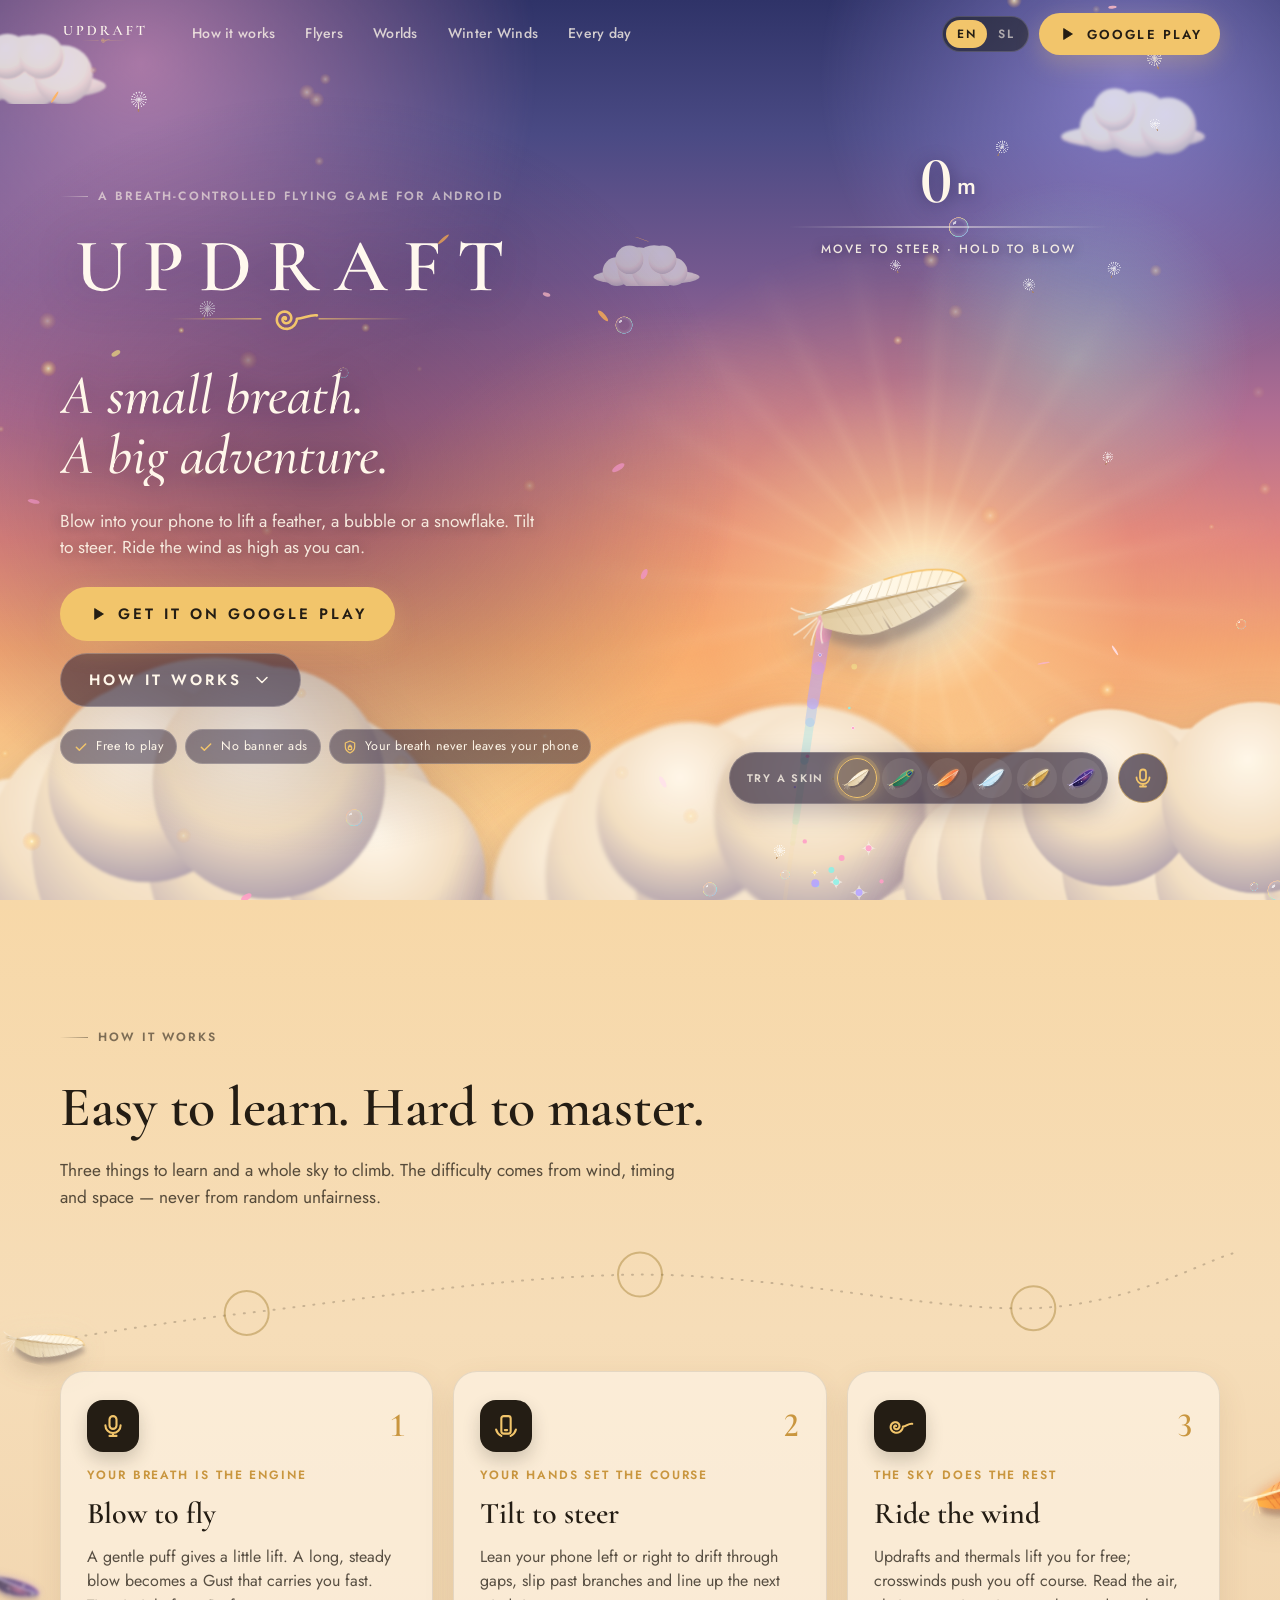
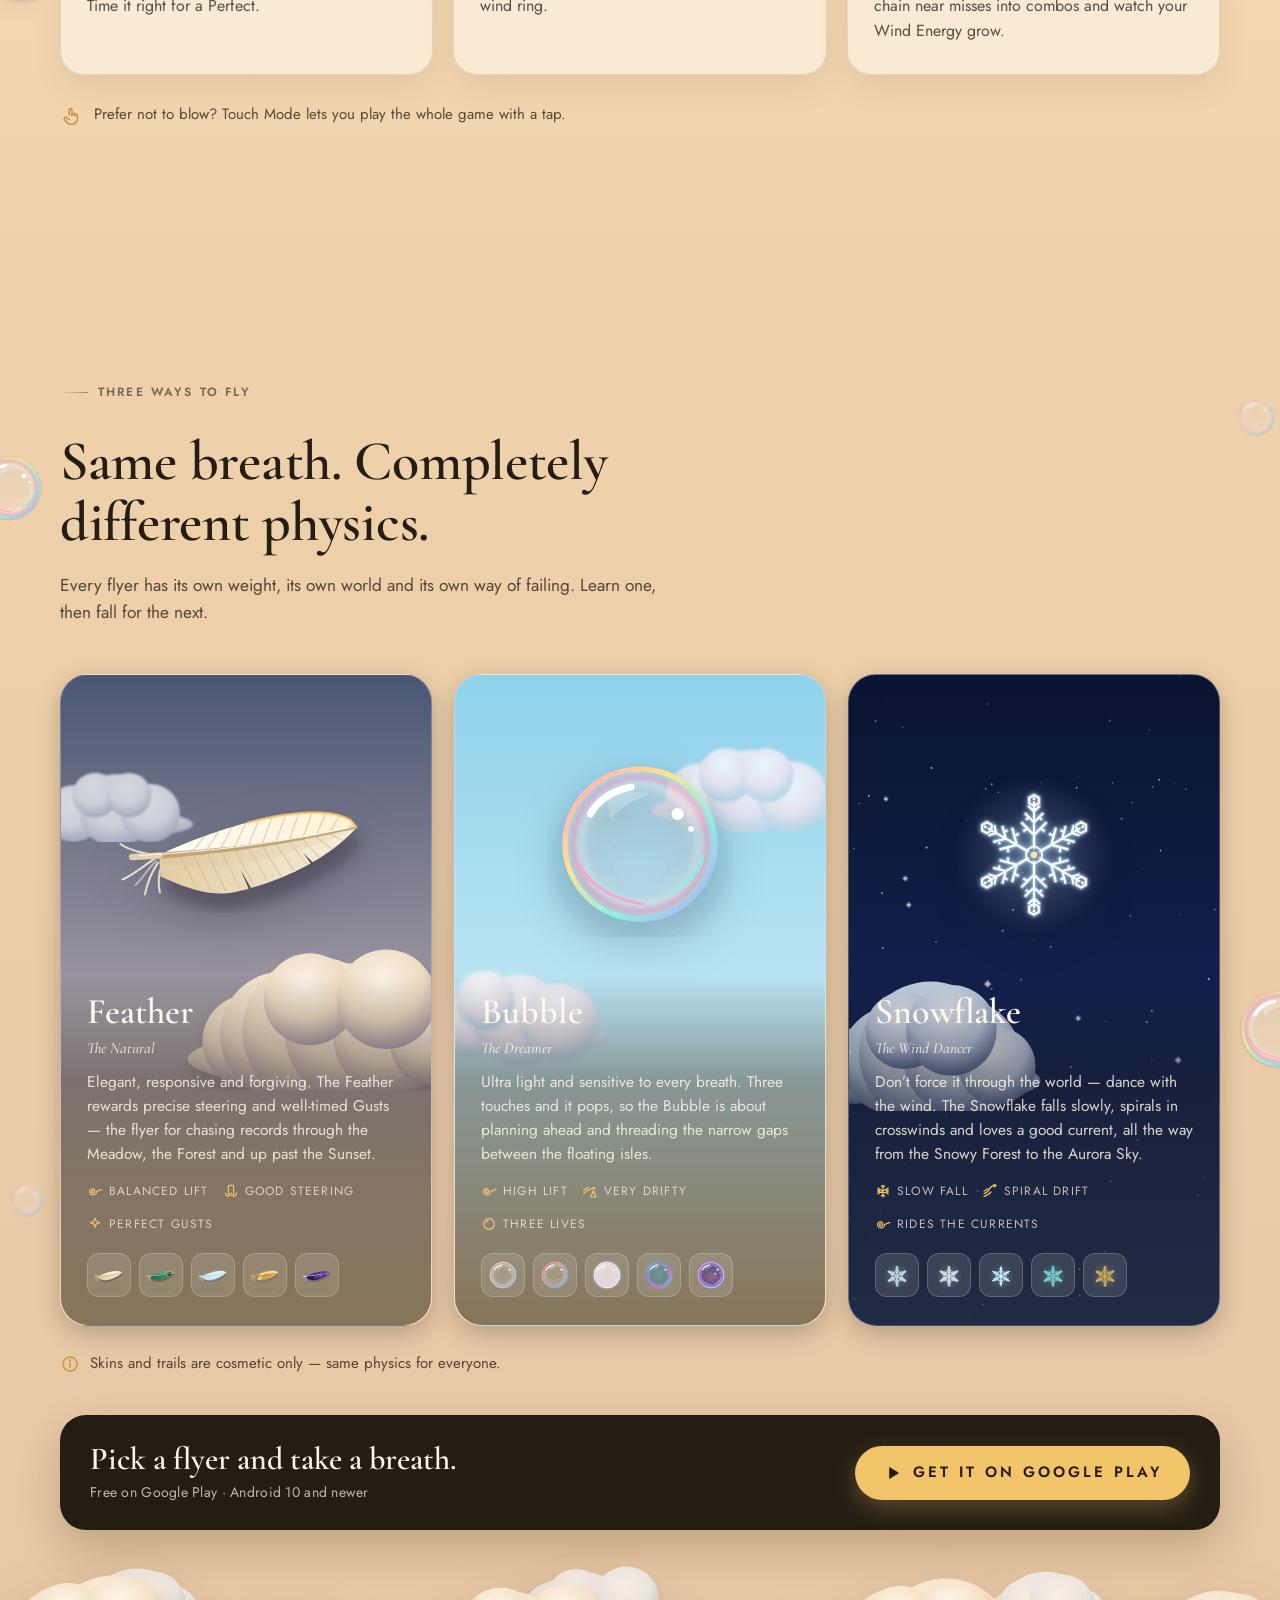
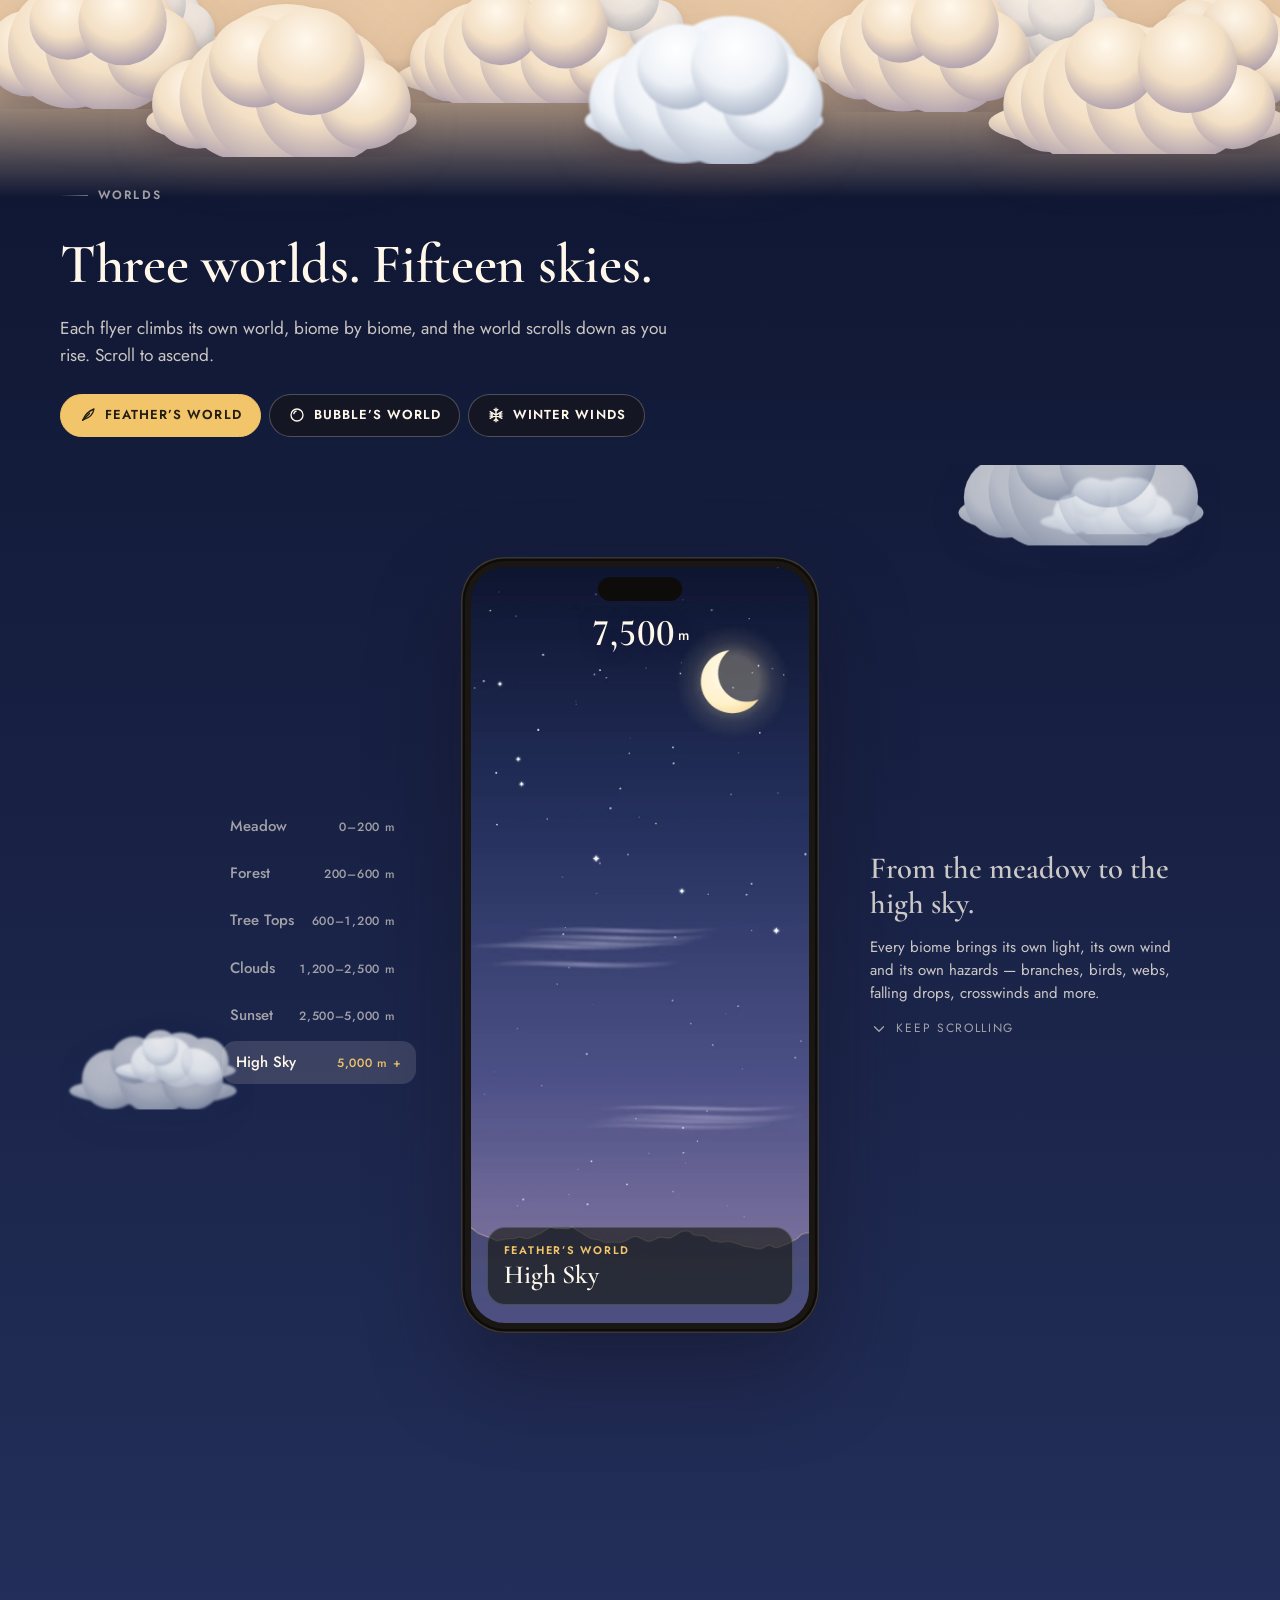
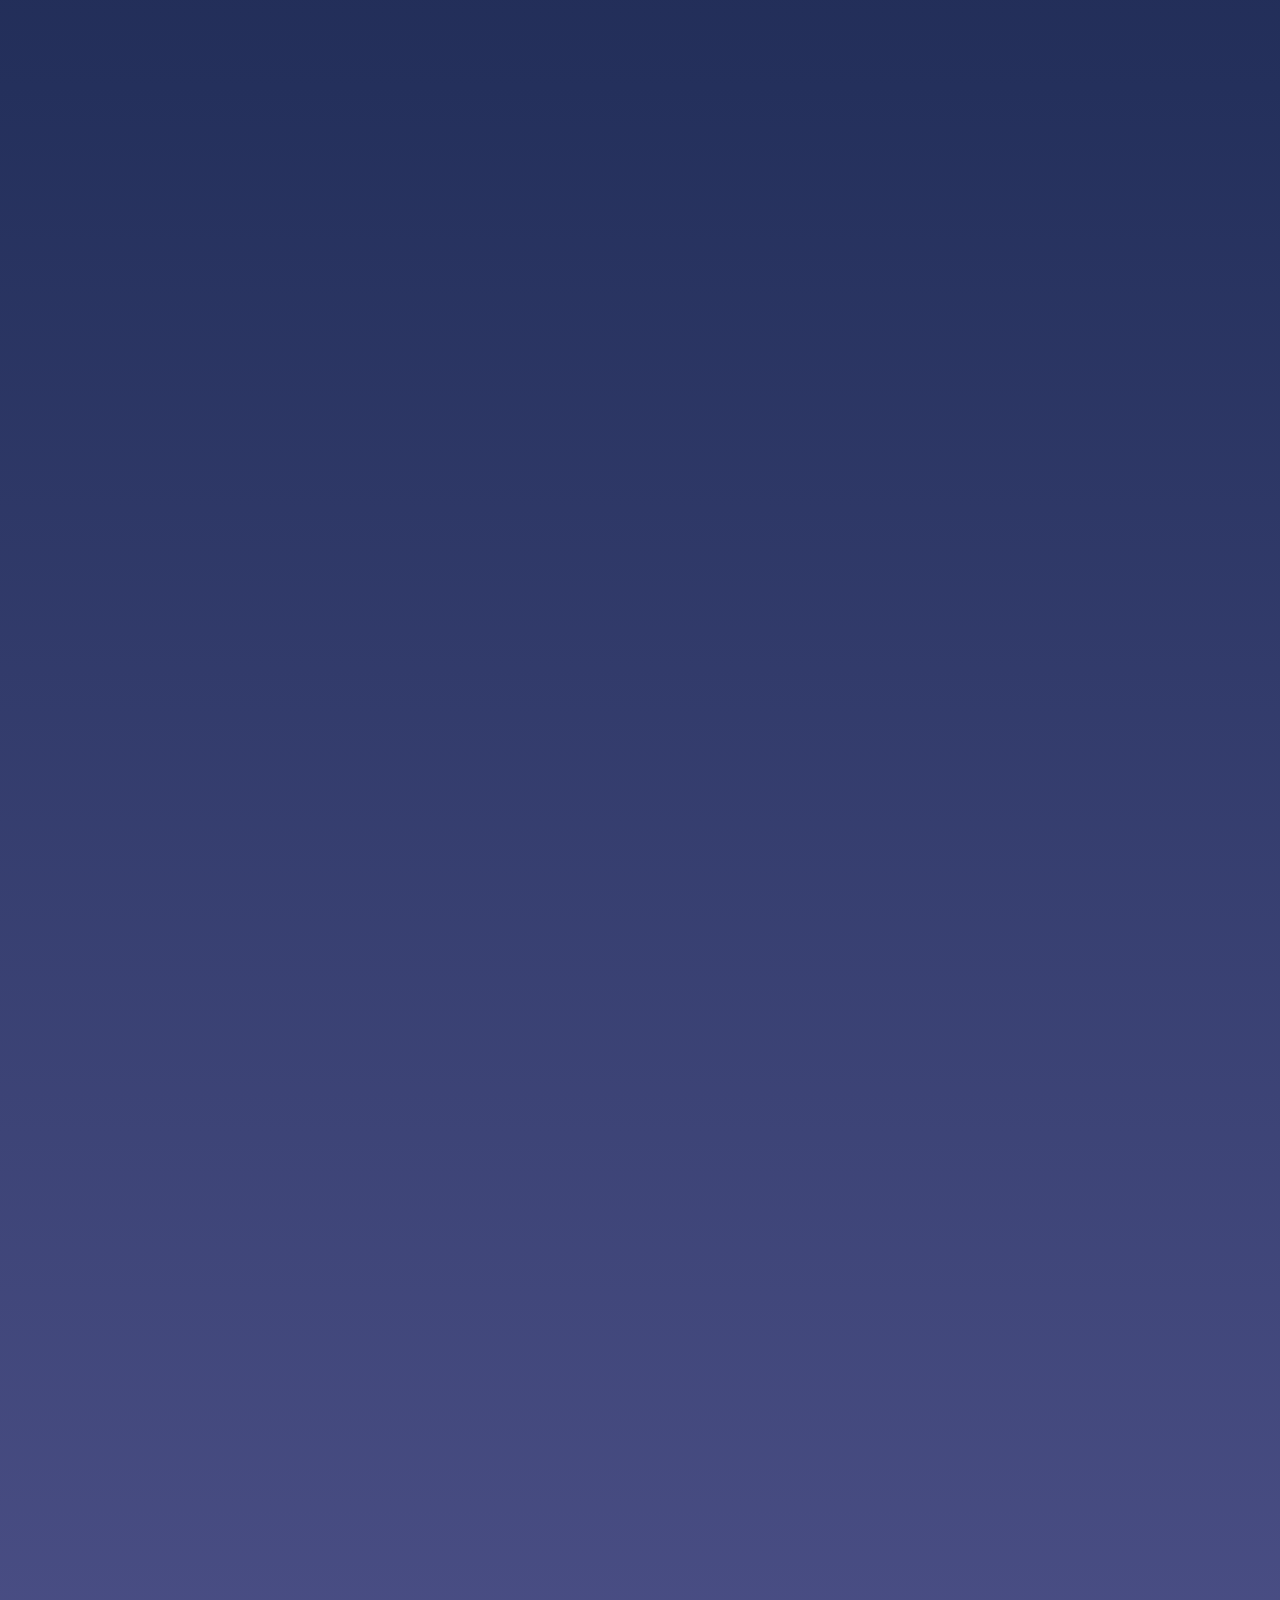
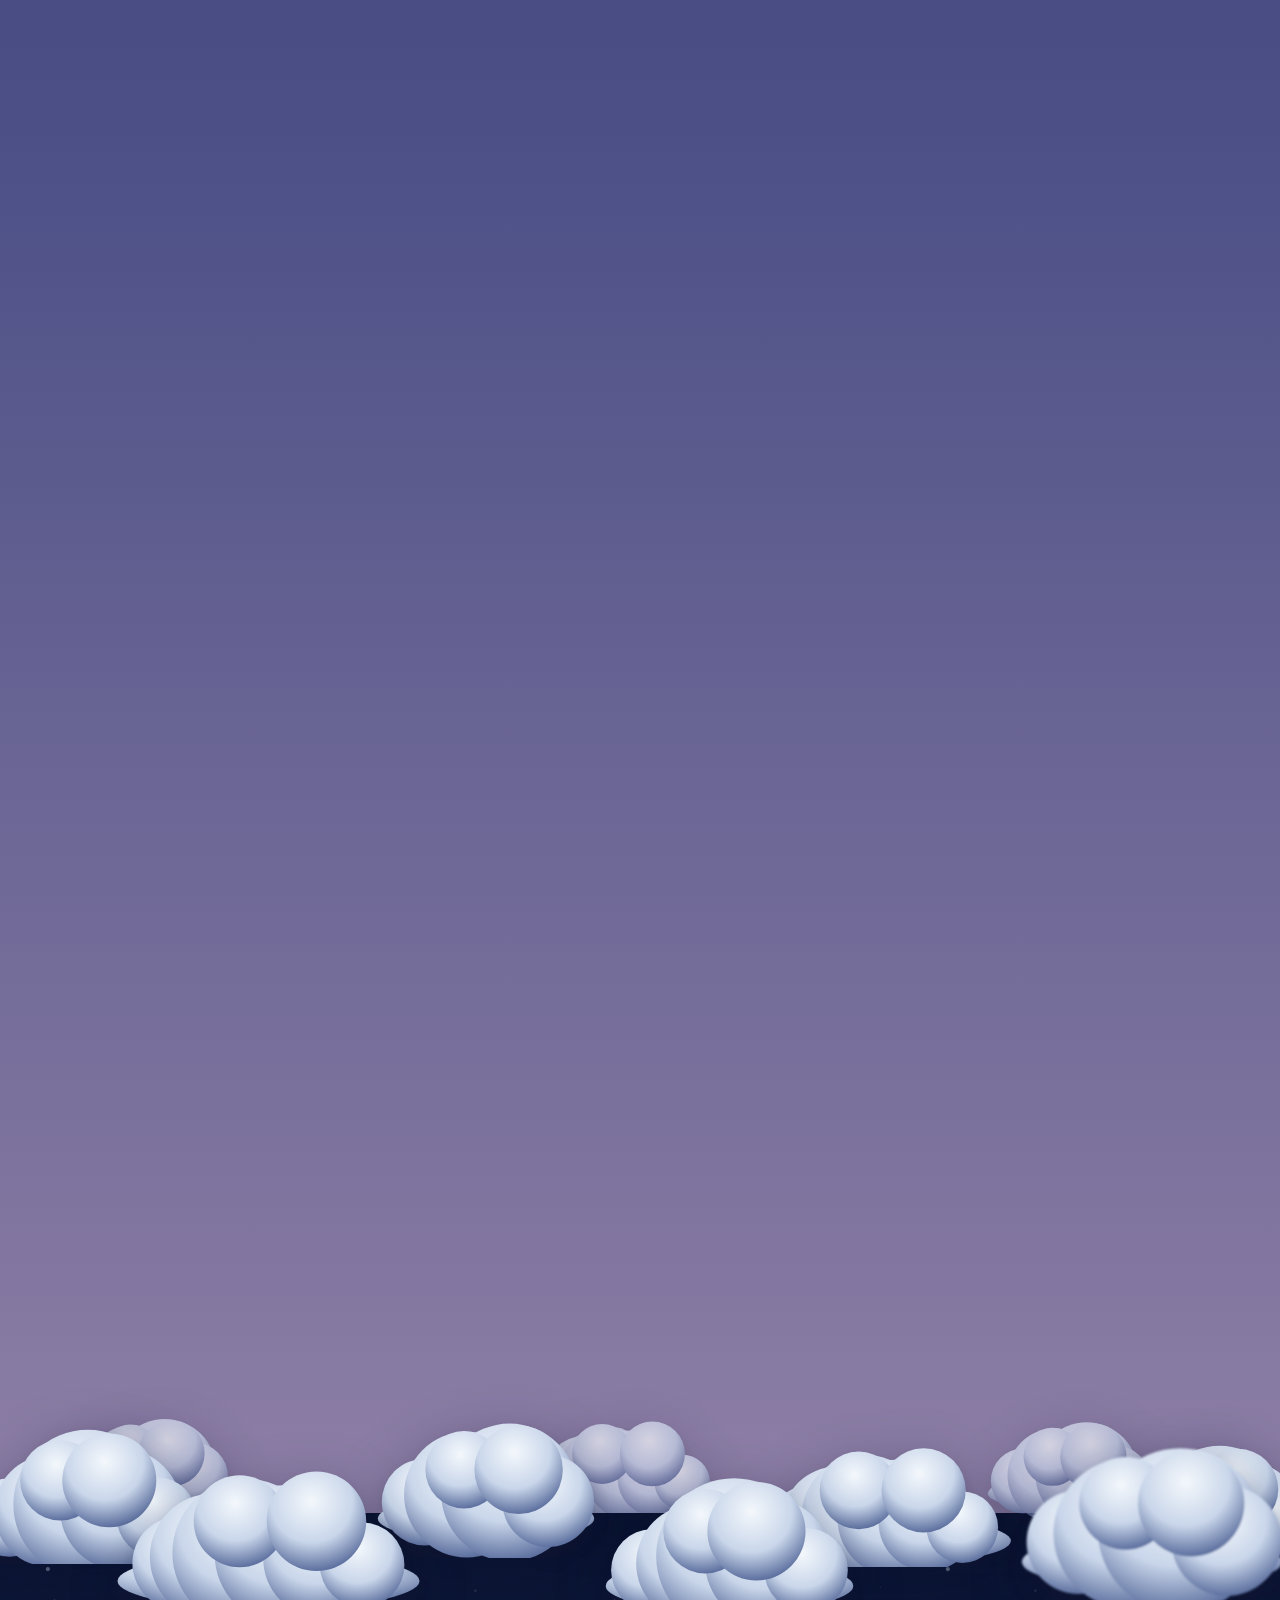
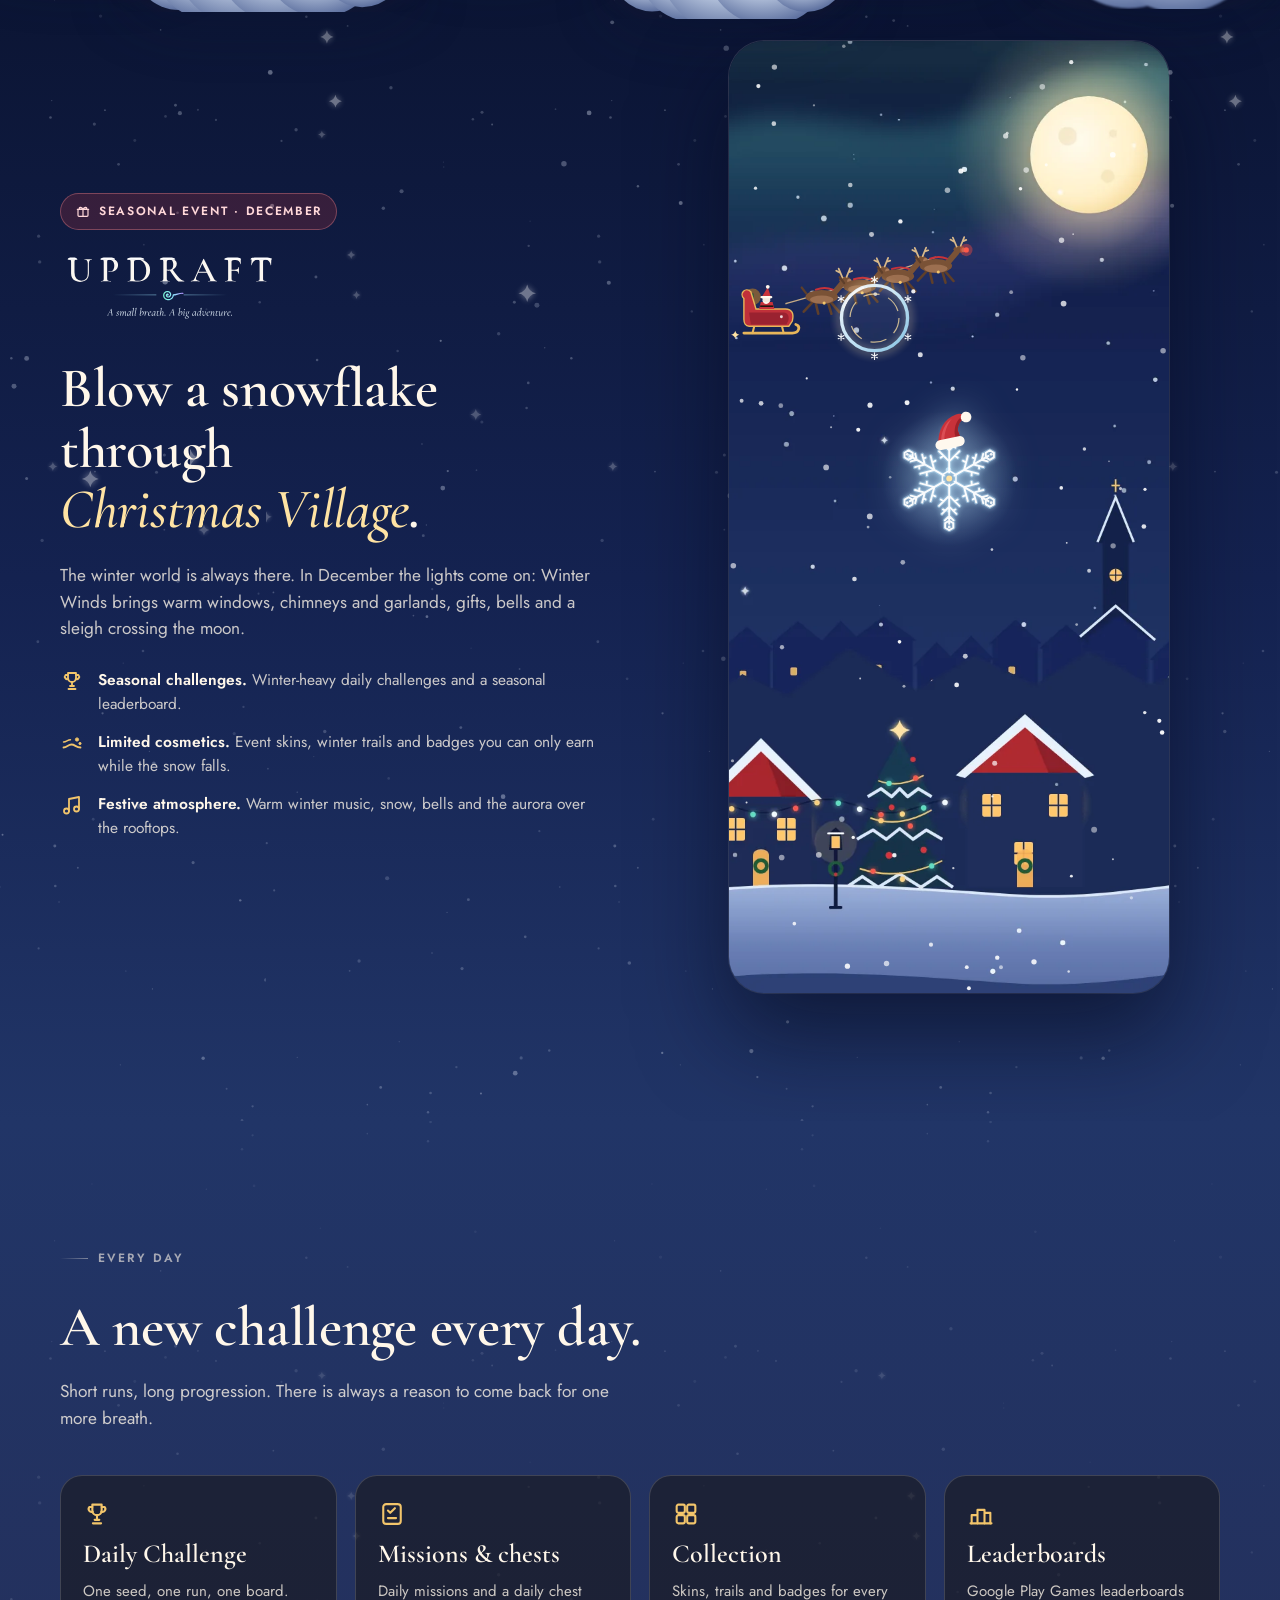
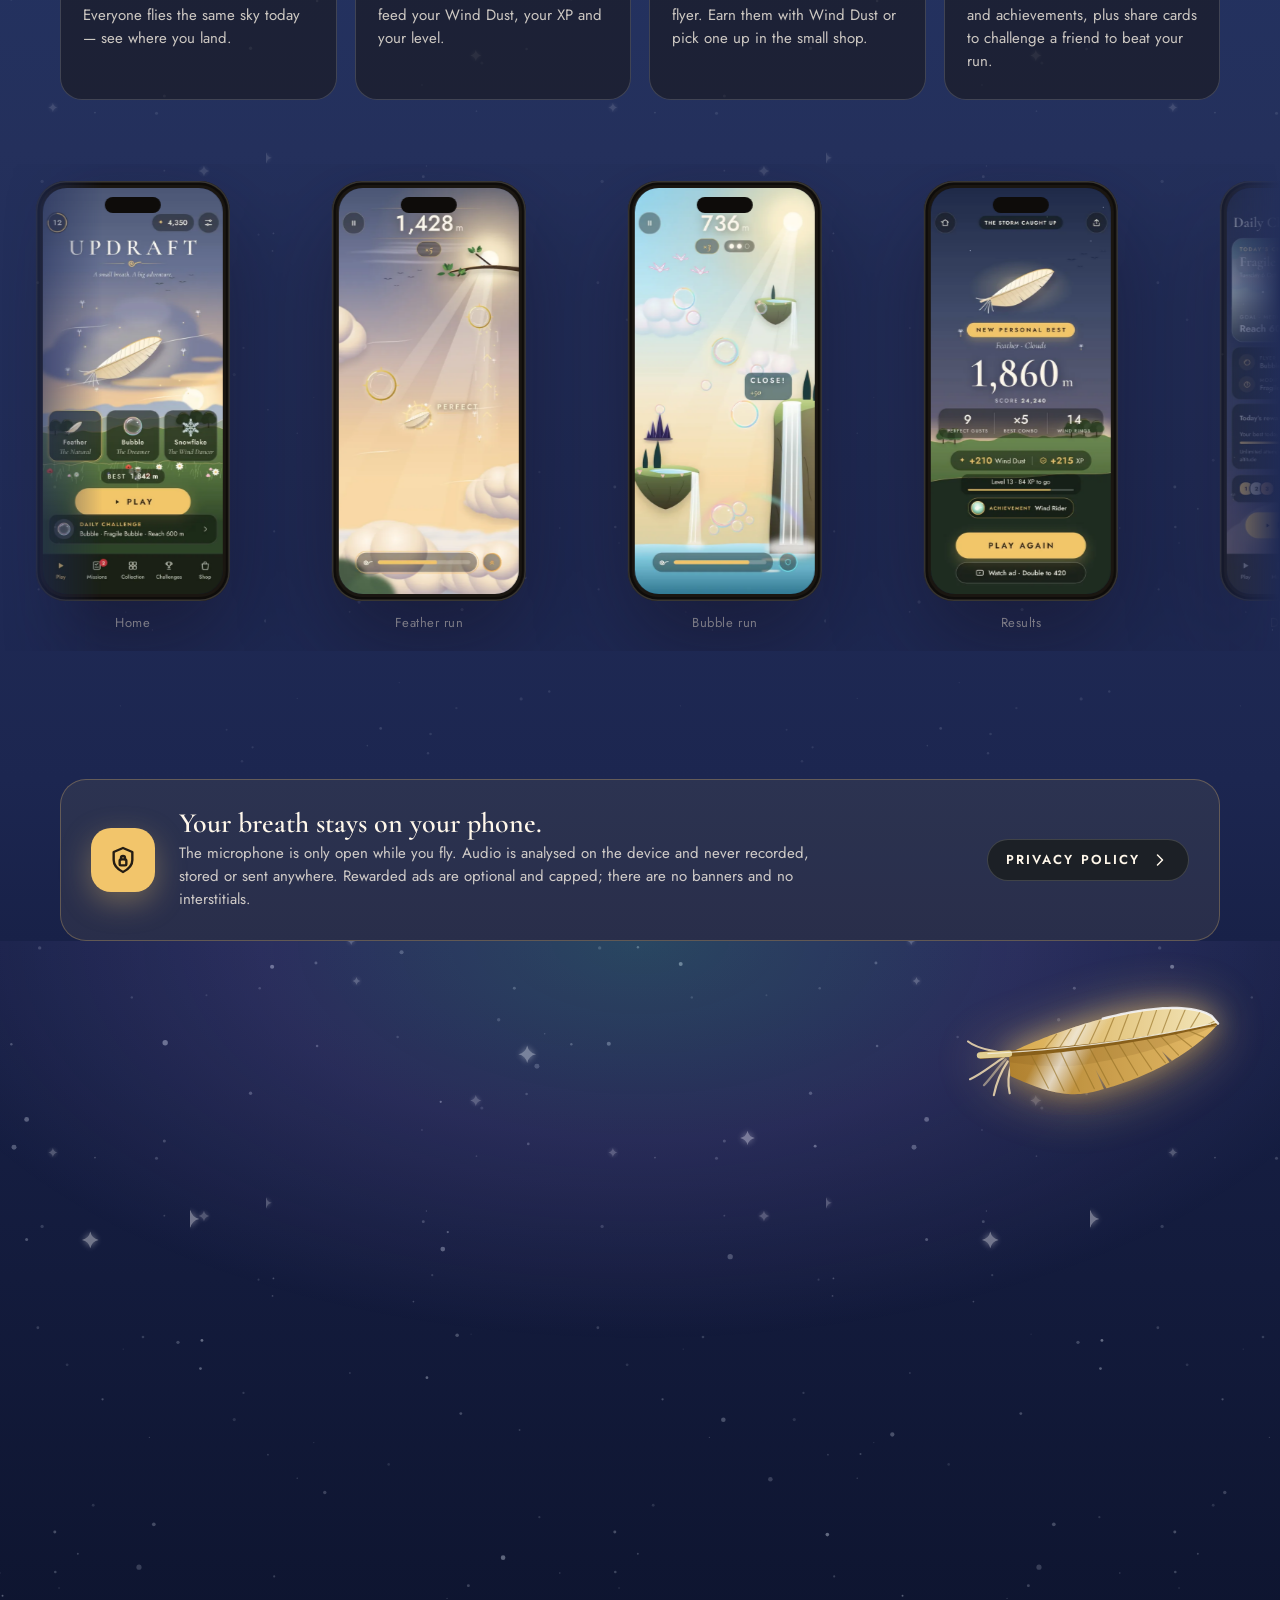
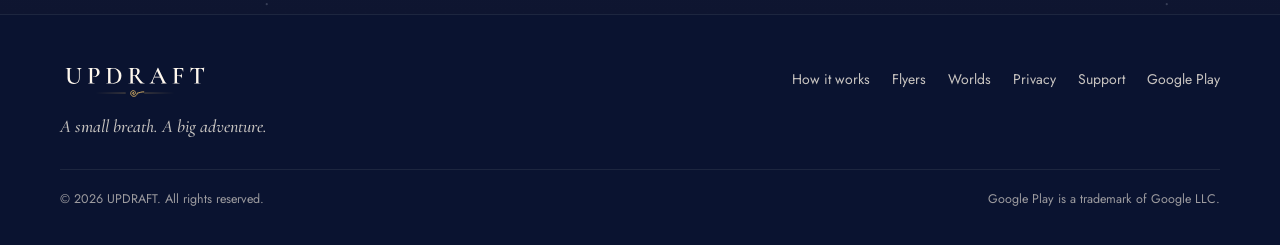
<file: index.html>
<!DOCTYPE html>
<html lang="en" class="no-js">
<head>
<meta charset="utf-8">
<meta name="viewport" content="width=device-width, initial-scale=1, viewport-fit=cover">
<title>UPDRAFT — A small breath. A big adventure.</title>
<meta name="description" content="UPDRAFT is a breath-controlled flying game for Android. Blow into your phone to lift a feather, a bubble or a snowflake, tilt to steer and ride the wind as high as you can.">
<meta name="theme-color" content="#4A5674">
<link rel="canonical" href="https://deniskorinsek.github.io/Updraft-Web/">
<meta property="og:type" content="website">
<meta property="og:title" content="UPDRAFT — A small breath. A big adventure.">
<meta property="og:description" content="Blow into your phone to lift a feather, a bubble or a snowflake. Tilt to steer. Ride the wind as high as you can. Free on Google Play.">
<meta property="og:image" content="https://deniskorinsek.github.io/Updraft-Web/assets/brand/og.jpg">
<meta property="og:image:width" content="1200">
<meta property="og:image:height" content="630">
<meta property="og:url" content="https://deniskorinsek.github.io/Updraft-Web/">
<meta property="og:locale" content="en_US">
<meta property="og:locale:alternate" content="sl_SI">
<meta name="twitter:card" content="summary_large_image">
<link rel="icon" href="assets/brand/favicon-32.png" sizes="32x32">
<link rel="icon" href="assets/brand/icon.svg" type="image/svg+xml">
<link rel="apple-touch-icon" href="assets/brand/apple-touch-icon.png">
<link rel="manifest" href="site.webmanifest">
<link rel="preload" href="assets/fonts/cormorant-garamond-latin-600-normal.woff2" as="font" type="font/woff2" crossorigin>
<link rel="preload" href="assets/fonts/cormorant-garamond-latin-500-italic.woff2" as="font" type="font/woff2" crossorigin>
<link rel="preload" href="assets/fonts/jost-latin-400-normal.woff2" as="font" type="font/woff2" crossorigin>
<link rel="stylesheet" href="assets/fonts/fonts.css">
<link rel="stylesheet" href="css/site.css">
<script>document.documentElement.className = document.documentElement.className.replace('no-js', 'js');</script>
<script type="application/ld+json">
{"@context":"https://schema.org","@type":"VideoGame","name":"UPDRAFT","applicationCategory":"Game","operatingSystem":"Android","gamePlatform":"Android","description":"A breath-controlled flying game. Blow into your phone to lift a feather, a bubble or a snowflake, tilt to steer and ride the wind as high as you can.","offers":{"@type":"Offer","price":"0","priceCurrency":"EUR"},"genre":["Arcade","Casual","Skill"]}
</script>
</head>
<body>
<svg xmlns="http://www.w3.org/2000/svg" style="display:none"><symbol id="i-mic" viewBox="0 0 24 24"><path d="M12,3.5 H12 A3,3 0 0 1 15,6.5 V11.5 A3,3 0 0 1 12,14.5 H12 A3,3 0 0 1 9,11.5 V6.5 A3,3 0 0 1 12,3.5 Z" fill="none" stroke="currentColor" stroke-width="1.8" stroke-linecap="round" stroke-linejoin="round"/><path d="M5.5 11.5a6.5 6.5 0 0 0 13 0M12 18v2.5M9 20.5h6" fill="none" stroke="currentColor" stroke-width="1.8" stroke-linecap="round" stroke-linejoin="round"/></symbol><symbol id="i-tilt" viewBox="0 0 24 24"><path d="M10,3.5 H14 A2,2 0 0 1 16,5.5 V16.5 A2,2 0 0 1 14,18.5 H10 A2,2 0 0 1 8,16.5 V5.5 A2,2 0 0 1 10,3.5 Z" fill="none" stroke="currentColor" stroke-width="1.8" stroke-linecap="round" stroke-linejoin="round"/><path d="M3.5 15a8.5 8.5 0 0 0 4.5 5.5M20.5 15a8.5 8.5 0 0 1-4.5 5.5" fill="none" stroke="currentColor" stroke-width="1.8" stroke-linecap="round" stroke-linejoin="round"/><path d="M11 15.5h2" fill="none" stroke="currentColor" stroke-width="1.8" stroke-linecap="round" stroke-linejoin="round"/></symbol><symbol id="i-wind" viewBox="0 0 24 24"><path d="M8.69,11.93 L8.59,11.82 L8.47,11.73 L8.32,11.67 L8.14,11.63 L7.95,11.64 L7.75,11.69 L7.55,11.78 L7.36,11.92 L7.2,12.11 L7.07,12.33 L6.97,12.59 L6.93,12.88 L6.95,13.18 L7.02,13.49 L7.16,13.79 L7.35,14.08 L7.61,14.33 L7.92,14.54 L8.28,14.69 L8.68,14.78 L9.1,14.8 L9.53,14.73 L9.95,14.58 L10.36,14.36 L10.72,14.05 L11.04,13.67 L11.28,13.23 L11.45,12.73 L11.53,12.2 L11.51,11.65 L11.39,11.1 L11.17,10.56 L10.85,10.06 L10.43,9.62 L9.92,9.24 L9.35,8.96 L8.72,8.78 L8.05,8.72 L7.37,8.78 L6.7,8.96 L6.05,9.26 L5.46,9.69 L4.94,10.22 L4.52,10.85 L4.21,11.56 L4.02,12.32 L3.98,13.13 L4.08,13.94 L4.32,14.73 L4.72,15.48 L5.24,16.17 L5.89,16.75 L6.65,17.22 L7.49,17.56 L8.4,17.74 L9.33,17.76 L10.27,17.61 L11.18,17.29 L12.04,16.81 L12.81,16.18 L13.46,15.41 L13.97,14.52 L14.32,13.54 L14.5,12.5 C17.3,12.5 19.3,9.5 22.5,10.1" fill="none" stroke="currentColor" stroke-width="1.8" stroke-linecap="round" stroke-linejoin="round"/></symbol><symbol id="i-wind_dust" viewBox="0 0 24 24"><path d="M12 3c.6 4.2 2.8 6.4 7 7-4.2.6-6.4 2.8-7 7-.6-4.2-2.8-6.4-7-7 4.2-.6 6.4-2.8 7-7z" fill="currentColor"/></symbol><symbol id="i-leaderboard" viewBox="0 0 24 24"><path d="M4 20V13h5v7M9 20V8.5h6V20M15 20v-9h5v9" fill="none" stroke="currentColor" stroke-width="1.8" stroke-linecap="round" stroke-linejoin="round"/><path d="M3 20h18" fill="none" stroke="currentColor" stroke-width="1.8" stroke-linecap="round" stroke-linejoin="round"/></symbol><symbol id="i-calendar" viewBox="0 0 24 24"><path d="M6.5,5.5 H17.5 A2.5,2.5 0 0 1 20,8.0 V17.5 A2.5,2.5 0 0 1 17.5,20.0 H6.5 A2.5,2.5 0 0 1 4,17.5 V8.0 A2.5,2.5 0 0 1 6.5,5.5 Z" fill="none" stroke="currentColor" stroke-width="1.8" stroke-linecap="round" stroke-linejoin="round"/><path d="M4 10h16M8.5 3.5v4M15.5 3.5v4" fill="none" stroke="currentColor" stroke-width="1.8" stroke-linecap="round" stroke-linejoin="round"/></symbol><symbol id="i-challenges" viewBox="0 0 24 24"><path d="M8 4h8v5a4 4 0 0 1-8 0V4z" fill="none" stroke="currentColor" stroke-width="1.8" stroke-linecap="round" stroke-linejoin="round"/><path d="M8 6H5.5a2.5 2.5 0 0 0 2.8 4M16 6h2.5a2.5 2.5 0 0 1-2.8 4" fill="none" stroke="currentColor" stroke-width="1.8" stroke-linecap="round" stroke-linejoin="round"/><path d="M12 13v4M8.5 20h7M10 17h4" fill="none" stroke="currentColor" stroke-width="1.8" stroke-linecap="round" stroke-linejoin="round"/></symbol><symbol id="i-collection" viewBox="0 0 24 24"><path d="M5.5,4 H9.5 A1.5,1.5 0 0 1 11,5.5 V9.5 A1.5,1.5 0 0 1 9.5,11 H5.5 A1.5,1.5 0 0 1 4,9.5 V5.5 A1.5,1.5 0 0 1 5.5,4 Z" fill="none" stroke="currentColor" stroke-width="1.8" stroke-linecap="round" stroke-linejoin="round"/><path d="M14.5,4 H18.5 A1.5,1.5 0 0 1 20,5.5 V9.5 A1.5,1.5 0 0 1 18.5,11 H14.5 A1.5,1.5 0 0 1 13,9.5 V5.5 A1.5,1.5 0 0 1 14.5,4 Z" fill="none" stroke="currentColor" stroke-width="1.8" stroke-linecap="round" stroke-linejoin="round"/><path d="M5.5,13 H9.5 A1.5,1.5 0 0 1 11,14.5 V18.5 A1.5,1.5 0 0 1 9.5,20 H5.5 A1.5,1.5 0 0 1 4,18.5 V14.5 A1.5,1.5 0 0 1 5.5,13 Z" fill="none" stroke="currentColor" stroke-width="1.8" stroke-linecap="round" stroke-linejoin="round"/><path d="M14.5,13 H18.5 A1.5,1.5 0 0 1 20,14.5 V18.5 A1.5,1.5 0 0 1 18.5,20 H14.5 A1.5,1.5 0 0 1 13,18.5 V14.5 A1.5,1.5 0 0 1 14.5,13 Z" fill="none" stroke="currentColor" stroke-width="1.8" stroke-linecap="round" stroke-linejoin="round"/></symbol><symbol id="i-trail" viewBox="0 0 24 24"><path d="M3.5 16.5c3.5 0 4.5-3 8-3s4.5 3 9 3" fill="none" stroke="currentColor" stroke-width="1.8" stroke-linecap="round" stroke-linejoin="round"/><path d="M3.5 11c3 0 4-2.2 7-2.2" fill="none" stroke="currentColor" stroke-width="1.4" stroke-linecap="round" stroke-linejoin="round"/><path d="M15.4,8.5 a1.6,1.6 0 1,0 3.2,0 a1.6,1.6 0 1,0 -3.2,0" fill="currentColor"/><path d="M18.9,12.5 a1.1,1.1 0 1,0 2.2,0 a1.1,1.1 0 1,0 -2.2,0" fill="currentColor"/></symbol><symbol id="i-badge" viewBox="0 0 24 24"><path d="M6.5,9.5 a5.5,5.5 0 1,0 11.0,0 a5.5,5.5 0 1,0 -11.0,0" fill="none" stroke="currentColor" stroke-width="1.8" stroke-linecap="round" stroke-linejoin="round"/><path d="M9 14.2L7.6 20.5l4.4-2.3 4.4 2.3-1.4-6.3" fill="none" stroke="currentColor" stroke-width="1.8" stroke-linecap="round" stroke-linejoin="round"/></symbol><symbol id="i-privacy" viewBox="0 0 24 24"><path d="M12 3l7 3v6c0 4-3 7-7 9-4-2-7-5-7-9V6z" fill="none" stroke="currentColor" stroke-width="1.8" stroke-linecap="round" stroke-linejoin="round"/><path d="M10.5,11.5 H13.5 A1,1 0 0 1 14.5,12.5 V15.0 A1,1 0 0 1 13.5,16.0 H10.5 A1,1 0 0 1 9.5,15.0 V12.5 A1,1 0 0 1 10.5,11.5 Z" fill="none" stroke="currentColor" stroke-width="1.8" stroke-linecap="round" stroke-linejoin="round"/><path d="M10.5 11.5v-1a1.5 1.5 0 0 1 3 0v1" fill="none" stroke="currentColor" stroke-width="1.8" stroke-linecap="round" stroke-linejoin="round"/></symbol><symbol id="i-touch" viewBox="0 0 24 24"><path d="M10 11V5.5a1.5 1.5 0 0 1 3 0v6" fill="none" stroke="currentColor" stroke-width="1.8" stroke-linecap="round" stroke-linejoin="round"/><path d="M13 10.5a1.5 1.5 0 0 1 3 0v1.5M16 11.2a1.5 1.5 0 0 1 3 .3V15a6 6 0 0 1-6 6h-1.2a6 6 0 0 1-4.6-2.2L4.8 15.6a1.5 1.5 0 0 1 2.3-1.9L10 16" fill="none" stroke="currentColor" stroke-width="1.8" stroke-linecap="round" stroke-linejoin="round"/></symbol><symbol id="i-download" viewBox="0 0 24 24"><path d="M12 4v11M7.5 10.5L12 15l4.5-4.5" fill="none" stroke="currentColor" stroke-width="1.8" stroke-linecap="round" stroke-linejoin="round"/><path d="M5 19.5h14" fill="none" stroke="currentColor" stroke-width="1.8" stroke-linecap="round" stroke-linejoin="round"/></symbol><symbol id="i-external" viewBox="0 0 24 24"><path d="M14 4h6v6M20 4l-8.5 8.5" fill="none" stroke="currentColor" stroke-width="1.8" stroke-linecap="round" stroke-linejoin="round"/><path d="M18 14v4.5a1.5 1.5 0 0 1-1.5 1.5h-11A1.5 1.5 0 0 1 4 18.5v-11A1.5 1.5 0 0 1 5.5 6H10" fill="none" stroke="currentColor" stroke-width="1.8" stroke-linecap="round" stroke-linejoin="round"/></symbol><symbol id="i-language" viewBox="0 0 24 24"><path d="M3.5,12 a8.5,8.5 0 1,0 17.0,0 a8.5,8.5 0 1,0 -17.0,0" fill="none" stroke="currentColor" stroke-width="1.8" stroke-linecap="round" stroke-linejoin="round"/><path d="M3.5 12h17M12 3.5c2.5 2.4 3.6 5.2 3.6 8.5s-1.1 6.1-3.6 8.5c-2.5-2.4-3.6-5.2-3.6-8.5S9.5 5.9 12 3.5z" fill="none" stroke="currentColor" stroke-width="1.8" stroke-linecap="round" stroke-linejoin="round"/></symbol><symbol id="i-close" viewBox="0 0 24 24"><path d="M6 6l12 12M18 6L6 18" fill="none" stroke="currentColor" stroke-width="1.8" stroke-linecap="round" stroke-linejoin="round"/></symbol><symbol id="i-chevron_right" viewBox="0 0 24 24"><path d="M9 6l6 6-6 6" fill="none" stroke="currentColor" stroke-width="1.8" stroke-linecap="round" stroke-linejoin="round"/></symbol><symbol id="i-chevron_down" viewBox="0 0 24 24"><path d="M6 9l6 6 6-6" fill="none" stroke="currentColor" stroke-width="1.8" stroke-linecap="round" stroke-linejoin="round"/></symbol><symbol id="i-play" viewBox="0 0 24 24"><path d="M8 5.5v13l10.5-6.5z" fill="currentColor"/></symbol><symbol id="i-help" viewBox="0 0 24 24"><path d="M3.5,12 a8.5,8.5 0 1,0 17.0,0 a8.5,8.5 0 1,0 -17.0,0" fill="none" stroke="currentColor" stroke-width="1.8" stroke-linecap="round" stroke-linejoin="round"/><path d="M9.6 9.6a2.5 2.5 0 1 1 3.6 2.2c-.8.4-1.2 1-1.2 1.8v.4" fill="none" stroke="currentColor" stroke-width="1.8" stroke-linecap="round" stroke-linejoin="round"/><path d="M12 16.6v.4" fill="none" stroke="currentColor" stroke-width="2.4" stroke-linecap="round" stroke-linejoin="round"/></symbol><symbol id="i-feedback" viewBox="0 0 24 24"><path d="M5 4.5h14A1.5 1.5 0 0 1 20.5 6v8.5A1.5 1.5 0 0 1 19 16h-7.5L7 19.5V16H5a1.5 1.5 0 0 1-1.5-1.5V6A1.5 1.5 0 0 1 5 4.5z" fill="none" stroke="currentColor" stroke-width="1.8" stroke-linecap="round" stroke-linejoin="round"/><path d="M8 9h8M8 12h5" fill="none" stroke="currentColor" stroke-width="1.8" stroke-linecap="round" stroke-linejoin="round"/></symbol><symbol id="i-mic_off" viewBox="0 0 24 24"><path d="M9 9V6.5a3 3 0 0 1 6 0v5" fill="none" stroke="currentColor" stroke-width="1.8" stroke-linecap="round" stroke-linejoin="round"/><path d="M5.5 11.5a6.5 6.5 0 0 0 10.8 4.9M18.5 11.5c0 .7-.1 1.4-.3 2M12 18v2.5M9 20.5h6" fill="none" stroke="currentColor" stroke-width="1.8" stroke-linecap="round" stroke-linejoin="round"/><path d="M4 4l16 16" fill="none" stroke="currentColor" stroke-width="1.8" stroke-linecap="round" stroke-linejoin="round"/></symbol><symbol id="i-snowflake" viewBox="0 0 24 24"><path d="M12 3v18M4.2 7.5l15.6 9M4.2 16.5l15.6-9" fill="none" stroke="currentColor" stroke-width="1.8" stroke-linecap="round" stroke-linejoin="round"/><path d="M9.5 4.5L12 6.5l2.5-2M9.5 19.5l2.5-2 2.5 2M4 10.6l3 .6-.9 3M20 13.4l-3-.6.9-3M4 13.4l3-.6-.9-3M20 10.6l-3 .6.9 3" fill="none" stroke="currentColor" stroke-width="1.8" stroke-linecap="round" stroke-linejoin="round"/></symbol><symbol id="i-gift" viewBox="0 0 24 24"><path d="M6.0,9.5 H18.0 A1.5,1.5 0 0 1 19.5,11.0 V18.5 A1.5,1.5 0 0 1 18.0,20.0 H6.0 A1.5,1.5 0 0 1 4.5,18.5 V11.0 A1.5,1.5 0 0 1 6.0,9.5 Z" fill="none" stroke="currentColor" stroke-width="1.8" stroke-linecap="round" stroke-linejoin="round"/><path d="M3.5 9.5h17M12 9.5V20" fill="none" stroke="currentColor" stroke-width="1.8" stroke-linecap="round" stroke-linejoin="round"/><path d="M12 9.5c-1.6-3.4-5.6-3.6-5.6-1.4 0 1.4 3 1.4 5.6 1.4zm0 0c1.6-3.4 5.6-3.6 5.6-1.4 0 1.4-3 1.4-5.6 1.4z" fill="none" stroke="currentColor" stroke-width="1.8" stroke-linecap="round" stroke-linejoin="round"/></symbol><symbol id="i-sleigh" viewBox="0 0 24 24"><path d="M3.5 16.5h13.5c2 0 3.5-1.3 3.5-3" fill="none" stroke="currentColor" stroke-width="1.8" stroke-linecap="round" stroke-linejoin="round"/><path d="M5.5 16.5c-1.8-1.6-2.4-4-1.8-6.4h6.8l2.2 3.4h4.8" fill="none" stroke="currentColor" stroke-width="1.8" stroke-linecap="round" stroke-linejoin="round"/><path d="M7 16.5v2.5M14 16.5v2.5M5 19h12.5" fill="none" stroke="currentColor" stroke-width="1.8" stroke-linecap="round" stroke-linejoin="round"/><path d="M17.5 3.5l.8 1.7 1.9.3-1.4 1.3.3 1.9-1.6-.9-1.7.9.4-1.9-1.4-1.3 1.9-.3z" fill="currentColor"/></symbol><symbol id="i-perfect" viewBox="0 0 24 24"><path d="M12 3c.6 4.2 2.8 6.4 7 7-4.2.6-6.4 2.8-7 7-.6-4.2-2.8-6.4-7-7 4.2-.6 6.4-2.8 7-7z" fill="none" stroke="currentColor" stroke-width="1.8" stroke-linecap="round" stroke-linejoin="round"/></symbol><symbol id="i-near_miss" viewBox="0 0 24 24"><path d="M13 21l4-9.5 4 9.5z" fill="none" stroke="currentColor" stroke-width="1.8" stroke-linecap="round" stroke-linejoin="round"/><path d="M2.5 15.5C6 12 10 9.4 15.2 8.4" fill="none" stroke="currentColor" stroke-width="1.8" stroke-linecap="round" stroke-linejoin="round"/><path d="M2.5 10.6c2.2-1.7 4.6-2.9 7.4-3.6" fill="none" stroke="currentColor" stroke-width="1.8" stroke-linecap="round" stroke-linejoin="round"/><path d="M16.3,7.8 a1.7,1.7 0 1,0 3.4,0 a1.7,1.7 0 1,0 -3.4,0" fill="currentColor"/></symbol><symbol id="i-missions" viewBox="0 0 24 24"><path d="M7.0,3.5 H17.0 A2.5,2.5 0 0 1 19.5,6.0 V18.0 A2.5,2.5 0 0 1 17.0,20.5 H7.0 A2.5,2.5 0 0 1 4.5,18.0 V6.0 A2.5,2.5 0 0 1 7.0,3.5 Z" fill="none" stroke="currentColor" stroke-width="1.8" stroke-linecap="round" stroke-linejoin="round"/><path d="M8.5 9l2 2 4-4M8.5 15.5h7" fill="none" stroke="currentColor" stroke-width="1.8" stroke-linecap="round" stroke-linejoin="round"/></symbol><symbol id="i-chest" viewBox="0 0 24 24"><path d="M6,10 H18 A2,2 0 0 1 20,12 V18 A2,2 0 0 1 18,20 H6 A2,2 0 0 1 4,18 V12 A2,2 0 0 1 6,10 Z" fill="none" stroke="currentColor" stroke-width="1.8" stroke-linecap="round" stroke-linejoin="round"/><path d="M3.5 6.8h17V10h-17z" fill="none" stroke="currentColor" stroke-width="1.8" stroke-linecap="round" stroke-linejoin="round"/><path d="M12 6.8V20" fill="none" stroke="currentColor" stroke-width="1.8" stroke-linecap="round" stroke-linejoin="round"/><path d="M12 6.8c-1.5-3-5-3.2-5-1.2 0 1.3 2.6 1.2 5 1.2zm0 0c1.5-3 5-3.2 5-1.2 0 1.3-2.6 1.2-5 1.2z" fill="none" stroke="currentColor" stroke-width="1.8" stroke-linecap="round" stroke-linejoin="round"/></symbol><symbol id="i-altitude" viewBox="0 0 24 24"><path d="M12 20V5M6.5 10.5L12 5l5.5 5.5" fill="none" stroke="currentColor" stroke-width="1.8" stroke-linecap="round" stroke-linejoin="round"/><path d="M5 20h14" fill="none" stroke="currentColor" stroke-width="1.8" stroke-linecap="round" stroke-linejoin="round"/></symbol><symbol id="i-feather" viewBox="0 0 24 24"><path d="M5 19C8.5 11 13 6.5 20 4c-1.2 6.5-5.5 11.5-12.6 13.6" fill="none" stroke="currentColor" stroke-width="1.8" stroke-linecap="round" stroke-linejoin="round"/><path d="M5 19l9-9" fill="none" stroke="currentColor" stroke-width="1.8" stroke-linecap="round" stroke-linejoin="round"/></symbol><symbol id="i-bubble" viewBox="0 0 24 24"><path d="M4,12 a8,8 0 1,0 16,0 a8,8 0 1,0 -16,0" fill="none" stroke="currentColor" stroke-width="1.8" stroke-linecap="round" stroke-linejoin="round"/><path d="M7.8 10a4.6 4.6 0 0 1 3-3.2" fill="none" stroke="currentColor" stroke-width="1.8" stroke-linecap="round" stroke-linejoin="round"/></symbol><symbol id="i-star" viewBox="0 0 24 24"><path d="M12 3.6l2.5 5.2 5.7.8-4.1 4 1 5.6-5.1-2.7-5.1 2.7 1-5.6-4.1-4 5.7-.8z" fill="none" stroke="currentColor" stroke-width="1.8" stroke-linecap="round" stroke-linejoin="round"/></symbol><symbol id="i-check" viewBox="0 0 24 24"><path d="M5 12.5l4.5 4.5L19 7.5" fill="none" stroke="currentColor" stroke-width="2.2" stroke-linecap="round" stroke-linejoin="round"/></symbol><symbol id="i-level" viewBox="0 0 24 24"><path d="M12 3.5l7.5 4.3v8.4L12 20.5l-7.5-4.3V7.8z" fill="none" stroke="currentColor" stroke-width="1.8" stroke-linecap="round" stroke-linejoin="round"/><path d="M9.5 12.5l2 2 3.5-4" fill="none" stroke="currentColor" stroke-width="1.8" stroke-linecap="round" stroke-linejoin="round"/></symbol><symbol id="i-gust_window" viewBox="0 0 24 24"><path d="M4.5,12 a7.5,7.5 0 1,0 15.0,0 a7.5,7.5 0 1,0 -15.0,0" fill="none" stroke="currentColor" stroke-width="1.4" stroke-linecap="round" stroke-linejoin="round"/><path d="M12 2.5v2M12 19.5v2M2.5 12h2M19.5 12h2" fill="none" stroke="currentColor" stroke-width="1.8" stroke-linecap="round" stroke-linejoin="round"/><path d="M12 8.6c.3 2 1.3 3 3.4 3.4-2 .3-3 1.3-3.4 3.4-.3-2-1.3-3-3.4-3.4 2-.3 3-1.3 3.4-3.4z" fill="currentColor"/></symbol><symbol id="i-slipstream" viewBox="0 0 24 24"><path d="M3 16c4-1 7-4 9-8s5-4.5 9-4.5" fill="none" stroke="currentColor" stroke-width="1.8" stroke-linecap="round" stroke-linejoin="round"/><path d="M3 20c4.5-.8 8-3.2 10.6-6.6" fill="none" stroke="currentColor" stroke-width="1.8" stroke-linecap="round" stroke-linejoin="round"/><path d="M3 12c2.6-.6 4.6-2 6-3.8" fill="none" stroke="currentColor" stroke-width="1.8" stroke-linecap="round" stroke-linejoin="round"/><path d="M17.5 2.4l3.5 1.1-2.4 2.8" fill="none" stroke="currentColor" stroke-width="1.8" stroke-linecap="round" stroke-linejoin="round"/></symbol><symbol id="i-shop" viewBox="0 0 24 24"><path d="M5 8h14l-1.2 11.5a1.5 1.5 0 0 1-1.5 1.5H7.7a1.5 1.5 0 0 1-1.5-1.5L5 8z" fill="none" stroke="currentColor" stroke-width="1.8" stroke-linecap="round" stroke-linejoin="round"/><path d="M9 8V6.5a3 3 0 0 1 6 0V8" fill="none" stroke="currentColor" stroke-width="1.8" stroke-linecap="round" stroke-linejoin="round"/></symbol><symbol id="i-ad" viewBox="0 0 24 24"><path d="M6,5 H18 A3,3 0 0 1 21,8 V16 A3,3 0 0 1 18,19 H6 A3,3 0 0 1 3,16 V8 A3,3 0 0 1 6,5 Z" fill="none" stroke="currentColor" stroke-width="1.8" stroke-linecap="round" stroke-linejoin="round"/><path d="M10 9.5v5l4.5-2.5z" fill="currentColor"/></symbol><symbol id="i-phone" viewBox="0 0 24 24"><path d="M9.2,3 H14.8 A2.2,2.2 0 0 1 17,5.2 V18.8 A2.2,2.2 0 0 1 14.8,21 H9.2 A2.2,2.2 0 0 1 7,18.8 V5.2 A2.2,2.2 0 0 1 9.2,3 Z" fill="none" stroke="currentColor" stroke-width="1.8" stroke-linecap="round" stroke-linejoin="round"/><path d="M11 18h2" fill="none" stroke="currentColor" stroke-width="1.8" stroke-linecap="round" stroke-linejoin="round"/></symbol><symbol id="i-calibrate" viewBox="0 0 24 24"><path d="M4.5,12 a7.5,7.5 0 1,0 15.0,0 a7.5,7.5 0 1,0 -15.0,0" fill="none" stroke="currentColor" stroke-width="1.8" stroke-linecap="round" stroke-linejoin="round"/><path d="M9,12 a3,3 0 1,0 6,0 a3,3 0 1,0 -6,0" fill="none" stroke="currentColor" stroke-width="1.8" stroke-linecap="round" stroke-linejoin="round"/><path d="M12 2.5v3M12 18.5v3M2.5 12h3M18.5 12h3" fill="none" stroke="currentColor" stroke-width="1.8" stroke-linecap="round" stroke-linejoin="round"/></symbol><symbol id="i-trash" viewBox="0 0 24 24"><path d="M4.5 7h15M9.5 7V5h5v2" fill="none" stroke="currentColor" stroke-width="1.8" stroke-linecap="round" stroke-linejoin="round"/><path d="M6.5 7l1 12.5h9l1-12.5" fill="none" stroke="currentColor" stroke-width="1.8" stroke-linecap="round" stroke-linejoin="round"/><path d="M10.2 10.5v6M13.8 10.5v6" fill="none" stroke="currentColor" stroke-width="1.8" stroke-linecap="round" stroke-linejoin="round"/></symbol><symbol id="i-cloud_off" viewBox="0 0 24 24"><path d="M7 18.5a4.5 4.5 0 0 1-.5-9 6 6 0 0 1 11.6 1.6 3.7 3.7 0 0 1-.6 7.4z" fill="none" stroke="currentColor" stroke-width="1.8" stroke-linecap="round" stroke-linejoin="round"/><path d="M4 4l16 16" fill="none" stroke="currentColor" stroke-width="1.8" stroke-linecap="round" stroke-linejoin="round"/></symbol><symbol id="i-sound_on" viewBox="0 0 24 24"><path d="M4 9.5h3.5L12 5.5v13l-4.5-4H4z" fill="none" stroke="currentColor" stroke-width="1.8" stroke-linecap="round" stroke-linejoin="round"/><path d="M15.5 9a4 4 0 0 1 0 6M18 6.5a7.5 7.5 0 0 1 0 11" fill="none" stroke="currentColor" stroke-width="1.8" stroke-linecap="round" stroke-linejoin="round"/></symbol><symbol id="i-music_on" viewBox="0 0 24 24"><path d="M9 18V6l10-2v12" fill="none" stroke="currentColor" stroke-width="1.8" stroke-linecap="round" stroke-linejoin="round"/><path d="M4.0,18 a2.5,2.5 0 1,0 5.0,0 a2.5,2.5 0 1,0 -5.0,0" fill="none" stroke="currentColor" stroke-width="1.8" stroke-linecap="round" stroke-linejoin="round"/><path d="M14.0,16 a2.5,2.5 0 1,0 5.0,0 a2.5,2.5 0 1,0 -5.0,0" fill="none" stroke="currentColor" stroke-width="1.8" stroke-linecap="round" stroke-linejoin="round"/></symbol><symbol id="i-hand" viewBox="0 0 24 24"><path d="M8 12V6.5a1.4 1.4 0 0 1 2.8 0V11M10.8 10.5V5.2a1.4 1.4 0 0 1 2.8 0v5.3M13.6 10.5V6.4a1.4 1.4 0 0 1 2.8 0V14a6 6 0 0 1-6 6h-.4a5 5 0 0 1-4.1-2.2L3.6 14a1.5 1.5 0 0 1 2.3-1.9L8 14" fill="none" stroke="currentColor" stroke-width="1.8" stroke-linecap="round" stroke-linejoin="round"/></symbol><symbol id="i-info" viewBox="0 0 24 24"><path d="M3.5,12 a8.5,8.5 0 1,0 17.0,0 a8.5,8.5 0 1,0 -17.0,0" fill="none" stroke="currentColor" stroke-width="1.8" stroke-linecap="round" stroke-linejoin="round"/><path d="M12 11v5.2" fill="none" stroke="currentColor" stroke-width="1.8" stroke-linecap="round" stroke-linejoin="round"/><path d="M12 7.6v.4" fill="none" stroke="currentColor" stroke-width="2.4" stroke-linecap="round" stroke-linejoin="round"/></symbol><symbol id="i-crown" viewBox="0 0 24 24"><path d="M4 17.5L3 8l5 4 4-6.5 4 6.5 5-4-1 9.5z" fill="none" stroke="currentColor" stroke-width="1.8" stroke-linecap="round" stroke-linejoin="round"/><path d="M5 20.5h14" fill="none" stroke="currentColor" stroke-width="1.8" stroke-linecap="round" stroke-linejoin="round"/></symbol><symbol id="i-friends" viewBox="0 0 24 24"><path d="M5.8,8.5 a3.2,3.2 0 1,0 6.4,0 a3.2,3.2 0 1,0 -6.4,0" fill="none" stroke="currentColor" stroke-width="1.8" stroke-linecap="round" stroke-linejoin="round"/><path d="M3.5 19.5c.6-3.2 2.8-5 5.5-5s4.9 1.8 5.5 5" fill="none" stroke="currentColor" stroke-width="1.8" stroke-linecap="round" stroke-linejoin="round"/><path d="M15.2 5.6a3.1 3.1 0 0 1 0 5.8M17.5 14.8c1.6.7 2.6 2.3 3 4.7" fill="none" stroke="currentColor" stroke-width="1.8" stroke-linecap="round" stroke-linejoin="round"/></symbol><symbol id="i-share" viewBox="0 0 24 24"><path d="M12 4v11M7.5 8.5L12 4l4.5 4.5" fill="none" stroke="currentColor" stroke-width="1.8" stroke-linecap="round" stroke-linejoin="round"/><path d="M5 13v5.5A1.5 1.5 0 0 0 6.5 20h11a1.5 1.5 0 0 0 1.5-1.5V13" fill="none" stroke="currentColor" stroke-width="1.8" stroke-linecap="round" stroke-linejoin="round"/></symbol><symbol id="i-warning" viewBox="0 0 24 24"><path d="M12 4.2L21 19.5H3z" fill="none" stroke="currentColor" stroke-width="1.8" stroke-linecap="round" stroke-linejoin="round"/><path d="M12 10v4.2" fill="none" stroke="currentColor" stroke-width="1.8" stroke-linecap="round" stroke-linejoin="round"/><path d="M12 16.8v.4" fill="none" stroke="currentColor" stroke-width="2.4" stroke-linecap="round" stroke-linejoin="round"/></symbol><symbol id="i-refresh" viewBox="0 0 24 24"><path d="M19 12a7 7 0 1 1-2.05-4.95" fill="none" stroke="currentColor" stroke-width="1.8" stroke-linecap="round" stroke-linejoin="round"/><path d="M19 4.5v3.6h-3.6" fill="none" stroke="currentColor" stroke-width="1.8" stroke-linecap="round" stroke-linejoin="round"/></symbol><symbol id="i-wifi_off" viewBox="0 0 24 24"><path d="M3.5 9a13 13 0 0 1 4.6-2.7M12 6a13 13 0 0 1 8.5 3" fill="none" stroke="currentColor" stroke-width="1.8" stroke-linecap="round" stroke-linejoin="round"/><path d="M6.5 12.5a8 8 0 0 1 3-1.8M15.5 11a8 8 0 0 1 2 1.5" fill="none" stroke="currentColor" stroke-width="1.8" stroke-linecap="round" stroke-linejoin="round"/><path d="M9.5 15.8a4 4 0 0 1 5 0" fill="none" stroke="currentColor" stroke-width="1.8" stroke-linecap="round" stroke-linejoin="round"/><path d="M4 4l16 16" fill="none" stroke="currentColor" stroke-width="1.8" stroke-linecap="round" stroke-linejoin="round"/></symbol><symbol id="i-eye" viewBox="0 0 24 24"><path d="M2.5 12s3.5-6.5 9.5-6.5S21.5 12 21.5 12 18 18.5 12 18.5 2.5 12 2.5 12z" fill="none" stroke="currentColor" stroke-width="1.8" stroke-linecap="round" stroke-linejoin="round"/><path d="M9,12 a3,3 0 1,0 6,0 a3,3 0 1,0 -6,0" fill="none" stroke="currentColor" stroke-width="1.8" stroke-linecap="round" stroke-linejoin="round"/></symbol><symbol id="i-settings" viewBox="0 0 24 24"><path d="M4 7h10M18 7h2M4 17h4M12 17h8" fill="none" stroke="currentColor" stroke-width="1.8" stroke-linecap="round" stroke-linejoin="round"/><path d="M14,7 a2,2 0 1,0 4,0 a2,2 0 1,0 -4,0" fill="none" stroke="currentColor" stroke-width="1.8" stroke-linecap="round" stroke-linejoin="round"/><path d="M8,17 a2,2 0 1,0 4,0 a2,2 0 1,0 -4,0" fill="none" stroke="currentColor" stroke-width="1.8" stroke-linecap="round" stroke-linejoin="round"/></symbol><symbol id="i-link" viewBox="0 0 24 24"><path d="M10.5 13.5a3.5 3.5 0 0 0 5 0l3-3a3.5 3.5 0 0 0-5-5l-1 1" fill="none" stroke="currentColor" stroke-width="1.8" stroke-linecap="round" stroke-linejoin="round"/><path d="M13.5 10.5a3.5 3.5 0 0 0-5 0l-3 3a3.5 3.5 0 0 0 5 5l1-1" fill="none" stroke="currentColor" stroke-width="1.8" stroke-linecap="round" stroke-linejoin="round"/></symbol><symbol id="i-menu" viewBox="0 0 24 24"><path d="M4 7h16M4 12h16M4 17h16" fill="none" stroke="currentColor" stroke-width="1.8" stroke-linecap="round"/></symbol></svg>

<header class="nav" id="nav">
  <div class="wrap">
    <a class="nav-brand" href="#top" aria-label="UPDRAFT"><img src="assets/brand/wordmark.svg" alt="UPDRAFT" width="1200" height="300"></a>
    <nav class="nav-links" aria-label="Sections">
      <a href="#how" data-i18n="nav.how">How it works</a>
      <a href="#flyers" data-i18n="nav.flyers">Flyers</a>
      <a href="#worlds" data-i18n="nav.worlds">Worlds</a>
      <a href="#winter" data-i18n="nav.winter">Winter Winds</a>
      <a href="#daily" data-i18n="nav.daily">Every day</a>
    </nav>
    <div class="nav-right">
      <div class="lang" role="group" aria-label="Language">
        <button type="button" data-lang-set="en" aria-pressed="true" lang="en">EN</button>
        <button type="button" data-lang-set="sl" aria-pressed="false" lang="sl">SL</button>
      </div>
      <a class="btn btn-primary btn-sm btn-nav" href="https://play.google.com/store/apps/details?id=si.updraft" data-play rel="noopener"><svg class="icon" aria-hidden="true"><use href="#i-play"/></svg><span data-i18n="nav.cta">Google Play</span></a>
      <button class="nav-menu" id="menu-btn" type="button" aria-expanded="false" aria-controls="menu" aria-label="Menu"><svg class="icon" aria-hidden="true"><use href="#i-chevron_down"/></svg></button>
    </div>
  </div>
  <div class="nav-progress" aria-hidden="true"><span class="np-bar" id="np-bar"></span><img class="np-feather" id="np-feather" src="assets/flyers/feather_white.svg" alt="" width="217" height="113"></div>
</header>
<div class="nav-sheet" id="menu">
  <a href="#how" data-i18n="nav.how">How it works</a>
  <a href="#flyers" data-i18n="nav.flyers">Flyers</a>
  <a href="#worlds" data-i18n="nav.worlds">Worlds</a>
  <a href="#winter" data-i18n="nav.winter">Winter Winds</a>
  <a href="#daily" data-i18n="nav.daily">Every day</a>
  <a class="btn btn-primary" href="https://play.google.com/store/apps/details?id=si.updraft" data-play rel="noopener"><svg class="icon" aria-hidden="true"><use href="#i-play"/></svg><span data-i18n="hero.cta">Get it on Google Play</span></a>
</div>

<main id="top">

<!-- ======================================================= HERO -->
<section class="hero" id="hero">
  <div class="sky" id="hero-sky" aria-hidden="true">
    <div class="sky-layer sky-gold"></div>
    <div class="sky-layer sky-dusk" id="sky-dusk"></div>
    <div class="sky-layer sky-night" id="sky-night"></div>
    <div class="sky-layer sky-stars" id="sky-stars"></div>
    <div class="leaks"><div class="leak leak-1"></div><div class="leak leak-2"></div><div class="leak leak-3"></div><div class="leak leak-4"></div></div>
    <div class="sun" id="sun"><div class="sun-rays"></div><div class="sun-core"></div></div>
  </div>
  <div class="hero-clouds" id="hero-clouds" aria-hidden="true">
    <div class="cl cl-a" data-climb=".22" style="--t:3%;--l:-5%;--w:14%;--dd:150s;--o:.8"><img src="assets/world/cloud_soft_01.svg" alt=""></div>
    <div class="cl cl-b" data-climb=".32" style="--t:27%;--l:46%;--w:9%;--dd:120s;--o:.6"><img src="assets/world/cloud_soft_03.svg" alt=""></div>
    <div class="cl cl-c" data-climb=".4" style="--t:9%;--l:82%;--w:13%;--dd:170s;--o:.75"><img src="assets/world/cloud_soft_02.svg" alt=""></div>
    <div class="cl cl-bank" data-climb=".75" data-nowrap style="--b:-10%;--l:-10%;--w:52%;--dd:110s"><img src="assets/world/clouds_bank_golden_01.svg" alt=""></div>
    <div class="cl cl-bank" data-climb=".75" data-nowrap style="--b:-14%;--l:34%;--w:48%;--dd:140s"><img src="assets/world/clouds_bank_golden_02.svg" alt=""></div>
    <div class="cl cl-bank" data-climb=".75" data-nowrap style="--b:-8%;--l:66%;--w:50%;--dd:95s"><img src="assets/world/clouds_bank_golden_03.svg" alt=""></div>
  </div>
  <canvas class="hero-fx" id="hero-fx" aria-hidden="true"></canvas>

  <div class="wrap hero-grid">
    <div class="hero-copy" id="hero-copy">
      <span class="eyebrow hc-eyebrow in-1" data-i18n="hero.eyebrow">A breath-controlled flying game for Android</span>
      <span class="hero-word in-2"><img src="assets/brand/wordmark.svg" alt="UPDRAFT" width="1200" height="300"></span>
      <h1 class="hc-title in-3" data-i18n="hero.title">A small breath. A big adventure.</h1>
      <p class="lead hc-lead in-4" data-i18n="hero.lead">Blow into your phone to lift a feather, a bubble or a snowflake. Tilt to steer. Ride the wind as high as you can.</p>
      <div class="hero-cta hc-cta in-5">
        <a class="btn btn-primary" href="https://play.google.com/store/apps/details?id=si.updraft" data-play data-play-badge rel="noopener"><svg class="icon" aria-hidden="true"><use href="#i-play"/></svg><span data-i18n="hero.cta">Get it on Google Play</span></a>
        <a class="btn btn-ghost" href="#how"><span data-i18n="hero.cta2">How it works</span><svg class="icon" aria-hidden="true"><use href="#i-chevron_down"/></svg></a>
      </div>
      <ul class="hero-trust hc-trust in-5">
        <li><svg class="icon" aria-hidden="true"><use href="#i-check"/></svg><span data-i18n="hero.trust1">Free to play</span></li>
        <li><svg class="icon" aria-hidden="true"><use href="#i-check"/></svg><span data-i18n="hero.trust2">No banner ads</span></li>
        <li><svg class="icon" aria-hidden="true"><use href="#i-privacy"/></svg><span data-i18n="hero.trust3">Your breath never leaves your phone</span></li>
      </ul>
    </div>

    <div class="zone" id="zone" tabindex="0" role="group" data-i18n-attr="aria-label:hero.zone" aria-label="Breath demo: move to steer, hold or press Space to blow">
      <div class="zone-top">
        <div class="hud-alt num"><span id="hero-alt">0</span><small>m</small></div>
        <div class="hud-rule"><span id="hero-energy"></span></div>
        <div class="hud-label" id="hero-label" data-i18n="hero.hintMouse">Move to steer · Hold to blow</div>
        <div class="hud-best" id="hero-best" hidden></div>
        <div class="hud-banner" id="hero-banner" aria-hidden="true"></div>
      </div>
      <div class="zone-bottom">
        <div class="skins" role="radiogroup" data-i18n-attr="aria-label:hero.skins" aria-label="Try a skin">
          <span class="skins-label" data-i18n="hero.skins">Try a skin</span>
          <button class="skin" type="button" role="radio" aria-checked="true" data-skin="white" data-i18n-attr="aria-label:skin.white" aria-label="White feather"><img src="assets/skins/feather_white.svg" alt="" width="384" height="186"></button>
          <button class="skin" type="button" role="radio" aria-checked="false" data-skin="peacock" data-i18n-attr="aria-label:skin.peacock" aria-label="Peacock feather"><img src="assets/skins/feather_peacock.svg" alt="" width="384" height="186"></button>
          <button class="skin" type="button" role="radio" aria-checked="false" data-skin="fire" data-i18n-attr="aria-label:skin.fire" aria-label="Fire feather"><img src="assets/skins/feather_fire.svg" alt="" width="384" height="186"></button>
          <button class="skin" type="button" role="radio" aria-checked="false" data-skin="ice" data-i18n-attr="aria-label:skin.ice" aria-label="Ice feather"><img src="assets/skins/feather_ice.svg" alt="" width="384" height="186"></button>
          <button class="skin" type="button" role="radio" aria-checked="false" data-skin="golden" data-i18n-attr="aria-label:skin.golden" aria-label="Golden feather"><img src="assets/skins/feather_golden.svg" alt="" width="384" height="186"></button>
          <button class="skin" type="button" role="radio" aria-checked="false" data-skin="galaxy" data-i18n-attr="aria-label:skin.galaxy" aria-label="Galaxy feather"><img src="assets/skins/feather_galaxy.svg" alt="" width="384" height="186"></button>
        </div>
        <button class="hud-mic" id="hero-mic" type="button" aria-pressed="false" data-i18n-attr="aria-label:hero.mic" aria-label="Use your microphone"><svg class="icon" aria-hidden="true"><use href="#i-mic"/></svg></button>
      </div>
    </div>
  </div>

  <div class="hero-toast" id="hero-toast" role="status" aria-live="polite">
    <p><strong id="hero-toast-title"></strong><span data-i18n="hero.flightBody">In the game, your breath does the lifting.</span></p>
    <a class="btn btn-primary btn-sm" href="https://play.google.com/store/apps/details?id=si.updraft" data-play rel="noopener"><svg class="icon" aria-hidden="true"><use href="#i-play"/></svg><span data-i18n="hero.cta">Get it on Google Play</span></a>
    <button class="toast-x" id="hero-toast-x" type="button" data-i18n-attr="aria-label:hero.close" aria-label="Close"><svg class="icon" aria-hidden="true"><use href="#i-close"/></svg></button>
  </div>
  <div class="hf-ring" id="hf-ring" aria-hidden="true"><img src="assets/world/gust_window_feather.svg" alt="" width="498" height="388"></div>
  <div class="hf-pulse" id="hf-pulse" aria-hidden="true"></div>
  <div class="hf" id="hf" aria-hidden="true">
    <img src="assets/flyers/feather_white_bend_m100.svg" alt="" data-bend="-2">
    <img src="assets/flyers/feather_white_bend_m050.svg" alt="" data-bend="-1">
    <img src="assets/flyers/feather_white.svg" alt="" data-bend="0" class="is-on">
    <img src="assets/flyers/feather_white_bend_p050.svg" alt="" data-bend="1">
    <img src="assets/flyers/feather_white_bend_p100.svg" alt="" data-bend="2">
  </div>
  <div class="hf-pop" id="hf-pop" aria-hidden="true"></div>
</section>

<!-- ======================================================= HOW IT WORKS -->
<section class="section s-how light" id="how">
  <div class="floaters" aria-hidden="true">
    <div class="flt l" data-px="0.32" style="--t:9%;--w:96px;--r:-28deg;--dur:9s"><img src="assets/flyers/feather_peacock.svg" alt=""></div>
    <div class="flt r far" data-px="0.55" style="--t:6%;--w:70px;--r:18deg;--dur:11s;--del:-3s"><img src="assets/flyers/feather_ice.svg" alt=""></div>
    <div class="flt r" data-px="-0.18" style="--t:58%;--w:118px;--r:-12deg;--dur:8s;--del:-5s"><img src="assets/flyers/feather_fire.svg" alt=""></div>
    <div class="flt l far" data-px="0.48" style="--t:70%;--w:64px;--r:30deg;--dur:12s;--del:-7s"><img src="assets/flyers/feather_galaxy.svg" alt=""></div>
    <div class="flt" data-px="0.2" style="--l:46%;--t:3%;--w:58px;--r:-40deg;--dur:10s;--del:-2s"><img src="assets/flyers/feather_golden.svg" alt=""></div>
  </div>
  <div class="wrap">
    <div class="sec-head rv">
      <span class="eyebrow" data-i18n="how.eyebrow">How it works</span>
      <h2 class="h2 split" data-i18n="how.title">Easy to learn. Hard to master.</h2>
      <p class="lead" data-i18n="how.lead">Three things to learn and a whole sky to climb. The difficulty comes from wind, timing and space — never from random unfairness.</p>
    </div>
    <div class="wind-trail" id="wind-trail" aria-hidden="true">
      <svg><defs><linearGradient id="wt-grad" x1="0" y1="0" x2="1" y2="0"><stop offset="0" stop-color="#FF9FC6"/><stop offset=".35" stop-color="#F2C56B"/><stop offset=".7" stop-color="#8EF0E4"/><stop offset="1" stop-color="#B5A3FF"/></linearGradient></defs><path class="wt-base" d=""/><path class="wt-draw" d=""/></svg>
      <span class="wt-ring"></span><span class="wt-ring"></span><span class="wt-ring"></span>
      <img class="wt-feather" src="assets/flyers/feather_white.svg" alt="" width="217" height="113">
    </div>
    <ol class="steps">
      <li class="step rv" style="--rd:.05s">
        <div class="step-top"><span class="step-ic ic-mic"><svg class="icon" aria-hidden="true"><use href="#i-mic"/></svg></span><span class="step-n num" aria-hidden="true">1</span></div>
        <span class="step-kicker" data-i18n="how.s1.kicker">Your breath is the engine</span>
        <h3 data-i18n="how.s1.title">Blow to fly</h3>
        <p data-i18n="how.s1.body">A gentle puff gives a little lift. A long, steady blow becomes a Gust that carries you fast. Time it right for a Perfect.</p>
      </li>
      <li class="step rv" style="--rd:.15s">
        <div class="step-top"><span class="step-ic ic-tilt"><svg class="icon" aria-hidden="true"><use href="#i-tilt"/></svg></span><span class="step-n num" aria-hidden="true">2</span></div>
        <span class="step-kicker" data-i18n="how.s2.kicker">Your hands set the course</span>
        <h3 data-i18n="how.s2.title">Tilt to steer</h3>
        <p data-i18n="how.s2.body">Lean your phone left or right to drift through gaps, slip past branches and line up the next wind ring.</p>
      </li>
      <li class="step rv" style="--rd:.25s">
        <div class="step-top"><span class="step-ic ic-wind"><svg class="icon" aria-hidden="true"><use href="#i-wind"/></svg></span><span class="step-n num" aria-hidden="true">3</span></div>
        <span class="step-kicker" data-i18n="how.s3.kicker">The sky does the rest</span>
        <h3 data-i18n="how.s3.title">Ride the wind</h3>
        <p data-i18n="how.s3.body">Updrafts and thermals lift you for free; crosswinds push you off course. Read the air, chain near misses into combos and watch your Wind Energy grow.</p>
      </li>
    </ol>
    <p class="how-note rv"><svg class="icon" aria-hidden="true"><use href="#i-touch"/></svg><span data-i18n="how.note">Prefer not to blow? Touch Mode lets you play the whole game with a tap.</span></p>
  </div>
</section>

<!-- ======================================================= FLYERS -->
<section class="section s-flyers light" id="flyers">
  <div class="floaters" aria-hidden="true">
    <div class="flt l bub" data-px="0.4" style="--t:14%;--w:74px;--dur:7s"><img src="assets/flyers/bubble_classic.svg" alt=""></div>
    <div class="flt r bub far" data-px="0.6" style="--t:10%;--w:44px;--dur:9s;--del:-4s"><img src="assets/flyers/bubble_classic.svg" alt=""></div>
    <div class="flt r bub" data-px="-0.15" style="--t:52%;--w:90px;--dur:8s;--del:-2s"><img src="assets/flyers/bubble_classic.svg" alt=""></div>
    <div class="flt l bub far" data-px="0.5" style="--t:66%;--w:38px;--dur:10s;--del:-6s"><img src="assets/flyers/bubble_classic.svg" alt=""></div>
  </div>
  <div class="wrap">
    <div class="sec-head rv">
      <span class="eyebrow" data-i18n="flyers.eyebrow">Three ways to fly</span>
      <h2 class="h2 split" data-i18n="flyers.title">Same breath. Completely different physics.</h2>
      <p class="lead" data-i18n="flyers.lead">Every flyer has its own weight, its own world and its own way of failing. Learn one, then fall for the next.</p>
    </div>
    <div class="flyers">
      <article class="flyer is-feather rv" data-tilt>
        <div class="flyer-sky" data-px="0.12" aria-hidden="true">
          <img src="assets/world/cloud_soft_01.svg" alt="" style="--l:-10%;--t:14%;--w:48%;--o:.8">
          <img src="assets/world/clouds_bank_golden_03.svg" alt="" style="--l:30%;--t:40%;--w:90%;--o:.95">
        </div>
        <div class="flyer-art has-frames" data-px="-0.07" data-flyer="feather" style="--aw:72%">
          <img class="fr fr-base is-on" src="assets/flyers/feather_white.svg" alt="" data-bend="0">
          <img class="fr" src="assets/flyers/feather_white_bend_m100.svg" alt="" data-bend="-2">
          <img class="fr" src="assets/flyers/feather_white_bend_m050.svg" alt="" data-bend="-1">
          <img class="fr" src="assets/flyers/feather_white_bend_p050.svg" alt="" data-bend="1">
          <img class="fr" src="assets/flyers/feather_white_bend_p100.svg" alt="" data-bend="2">
        </div>
        <div class="flyer-body">
          <h3 data-i18n="flyers.feather.name">Feather</h3>
          <p class="flyer-role" data-i18n="flyers.feather.role">The Natural</p>
          <p data-i18n="flyers.feather.body">Elegant, responsive and forgiving. The Feather rewards precise steering and well-timed Gusts — the flyer for chasing records through the Meadow, the Forest and up past the Sunset.</p>
          <ul class="flyer-stats">
            <li><svg class="icon" aria-hidden="true"><use href="#i-wind"/></svg><span data-i18n="flyers.feather.s1">Balanced lift</span></li>
            <li><svg class="icon" aria-hidden="true"><use href="#i-tilt"/></svg><span data-i18n="flyers.feather.s2">Good steering</span></li>
            <li><svg class="icon" aria-hidden="true"><use href="#i-perfect"/></svg><span data-i18n="flyers.feather.s3">Perfect Gusts</span></li>
          </ul>
          <ul class="flyer-skins" aria-label="Skins">
            <li><img src="assets/skins/feather_white.svg" alt="Feather · White"></li>
            <li><img src="assets/skins/feather_peacock.svg" alt="Feather · Peacock"></li>
            <li><img src="assets/skins/feather_ice.svg" alt="Feather · Ice"></li>
            <li><img src="assets/skins/feather_golden.svg" alt="Feather · Golden"></li>
            <li><img src="assets/skins/feather_galaxy.svg" alt="Feather · Galaxy"></li>
          </ul>
        </div>
      </article>
      <article class="flyer is-bubble rv" data-tilt style="--rd:.1s">
        <div class="flyer-sky" data-px="0.12" aria-hidden="true">
          <img src="assets/world/cloud_bubble_01.svg" alt="" style="--l:50%;--t:10%;--w:58%;--o:.85">
          <img src="assets/world/cloud_bubble_02.svg" alt="" style="--l:-16%;--t:44%;--w:62%;--o:.9">
        </div>
        <div class="flyer-art" data-px="-0.07" data-flyer="bubble" style="--aw:58%">
          <img class="fx-bob" src="assets/flyers/bubble_classic.svg" alt="">
        </div>
        <div class="flyer-body">
          <h3 data-i18n="flyers.bubble.name">Bubble</h3>
          <p class="flyer-role" data-i18n="flyers.bubble.role">The Dreamer</p>
          <p data-i18n="flyers.bubble.body">Ultra light and sensitive to every breath. Three touches and it pops, so the Bubble is about planning ahead and threading the narrow gaps between the floating isles.</p>
          <ul class="flyer-stats">
            <li><svg class="icon" aria-hidden="true"><use href="#i-wind"/></svg><span data-i18n="flyers.bubble.s1">High lift</span></li>
            <li><svg class="icon" aria-hidden="true"><use href="#i-near_miss"/></svg><span data-i18n="flyers.bubble.s2">Very drifty</span></li>
            <li><svg class="icon" aria-hidden="true"><use href="#i-bubble"/></svg><span data-i18n="flyers.bubble.s3">Three lives</span></li>
          </ul>
          <ul class="flyer-skins" aria-label="Skins">
            <li><img src="assets/skins/bubble_classic.svg" alt="Bubble · Classic"></li>
            <li><img src="assets/skins/bubble_rainbow.svg" alt="Bubble · Rainbow"></li>
            <li><img src="assets/skins/bubble_pearl.svg" alt="Bubble · Pearl"></li>
            <li><img src="assets/skins/bubble_neon.svg" alt="Bubble · Neon"></li>
            <li><img src="assets/skins/bubble_galaxy.svg" alt="Bubble · Galaxy"></li>
          </ul>
        </div>
      </article>
      <article class="flyer is-snowflake rv" data-tilt style="--rd:.2s">
        <div class="flyer-sky" data-px="0.12" aria-hidden="true">
          <img src="assets/world/stars.svg" alt="" style="--l:0;--t:0;--w:100%;--o:.7">
          <img src="assets/world/snow_cloud_01.svg" alt="" style="--l:-14%;--t:46%;--w:70%;--o:.9">
        </div>
        <div class="flyer-art" data-px="-0.07" data-flyer="snowflake" style="--aw:54%">
          <img class="fx-spin" src="assets/flyers/snowflake_classic.svg" alt="">
        </div>
        <div class="flyer-body">
          <h3 data-i18n="flyers.snowflake.name">Snowflake</h3>
          <p class="flyer-role" data-i18n="flyers.snowflake.role">The Wind Dancer</p>
          <p data-i18n="flyers.snowflake.body">Don’t force it through the world — dance with the wind. The Snowflake falls slowly, spirals in crosswinds and loves a good current, all the way from the Snowy Forest to the Aurora Sky.</p>
          <ul class="flyer-stats">
            <li><svg class="icon" aria-hidden="true"><use href="#i-snowflake"/></svg><span data-i18n="flyers.snowflake.s1">Slow fall</span></li>
            <li><svg class="icon" aria-hidden="true"><use href="#i-slipstream"/></svg><span data-i18n="flyers.snowflake.s2">Spiral drift</span></li>
            <li><svg class="icon" aria-hidden="true"><use href="#i-wind"/></svg><span data-i18n="flyers.snowflake.s3">Rides the currents</span></li>
          </ul>
          <ul class="flyer-skins" aria-label="Skins">
            <li><img src="assets/skins/snowflake_classic.svg" alt="Snowflake · Classic"></li>
            <li><img src="assets/skins/snowflake_frost.svg" alt="Snowflake · Frost"></li>
            <li><img src="assets/skins/snowflake_crystal.svg" alt="Snowflake · Crystal"></li>
            <li><img src="assets/skins/snowflake_aurora.svg" alt="Snowflake · Aurora"></li>
            <li><img src="assets/skins/snowflake_golden.svg" alt="Snowflake · Golden"></li>
          </ul>
        </div>
      </article>
    </div>
    <p class="flyers-note rv"><svg class="icon" aria-hidden="true"><use href="#i-info"/></svg><span data-i18n="flyers.note">Skins and trails are cosmetic only — same physics for everyone.</span></p>
    <div class="inline-cta rv">
      <div>
        <p class="inline-cta-title" data-i18n="flyers.cta">Pick a flyer and take a breath.</p>
        <p class="inline-cta-sub" data-i18n="flyers.ctaSub">Free on Google Play · Android 10 and newer</p>
      </div>
      <a class="btn btn-primary" href="https://play.google.com/store/apps/details?id=si.updraft" data-play rel="noopener"><svg class="icon" aria-hidden="true"><use href="#i-play"/></svg><span data-i18n="hero.cta">Get it on Google Play</span></a>
    </div>
  </div>
</section>

<div class="seam" aria-hidden="true">
  <div class="cloud-divider cd-warm">
    <div class="cdl" data-px="0.22"><img src="assets/world/clouds_bank_01.svg" alt="" style="--l:3%;--w:15%;--b:46%;--dd:120s;--o:0.7"><img src="assets/world/clouds_bank_03.svg" alt="" style="--l:38%;--w:17%;--b:50%;--dd:150s;--o:0.7"><img src="assets/world/clouds_bank_01.svg" alt="" style="--l:74%;--w:15%;--b:44%;--dd:135s;--o:0.7"></div>
    <div class="cdl" data-px="0.06"><img src="assets/world/clouds_bank_golden_02.svg" alt="" style="--l:-3%;--w:20%;--b:18%;--dd:100s"><img src="assets/world/clouds_bank_golden_03.svg" alt="" style="--l:30%;--w:22%;--b:22%;--dd:115s"><img src="assets/world/clouds_bank_golden_02.svg" alt="" style="--l:62%;--w:20%;--b:16%;--dd:95s"><img src="assets/world/clouds_bank_golden_01.svg" alt="" style="--l:86%;--w:18%;--b:20%;--dd:125s"></div>
    <div class="cdl" data-px="-0.16"><img src="assets/world/clouds_bank_golden_01.svg" alt="" style="--l:10%;--w:24%;--b:-12%;--dd:110s"><img src="assets/world/clouds_bank_02.svg" alt="" style="--l:44%;--w:22%;--b:-16%;--dd:130s"><img src="assets/world/clouds_bank_golden_03.svg" alt="" style="--l:76%;--w:26%;--b:-10%;--dd:90s"></div>
  </div>
</div>

<!-- ======================================================= WORLDS -->
<section class="s-worlds light" id="worlds">
  <div class="wrap worlds-head">
    <div class="sec-head rv">
      <span class="eyebrow" data-i18n="worlds.eyebrow">Worlds</span>
      <h2 class="h2 split" data-i18n="worlds.title">Three worlds. Fifteen skies.</h2>
      <p class="lead" data-i18n="worlds.lead">Each flyer climbs its own world, biome by biome, and the world scrolls down as you rise. Scroll to ascend.</p>
    </div>
    <div class="worlds-tabs rv" role="tablist" aria-label="Worlds">
      <button class="wtab" type="button" role="tab" aria-selected="true" data-world="feather"><svg class="icon" aria-hidden="true"><use href="#i-feather"/></svg><span data-i18n="worlds.tab.feather">Feather’s world</span></button>
      <button class="wtab" type="button" role="tab" aria-selected="false" data-world="bubble"><svg class="icon" aria-hidden="true"><use href="#i-bubble"/></svg><span data-i18n="worlds.tab.bubble">Bubble’s world</span></button>
      <button class="wtab" type="button" role="tab" aria-selected="false" data-world="winter"><svg class="icon" aria-hidden="true"><use href="#i-snowflake"/></svg><span data-i18n="worlds.tab.winter">Winter Winds</span></button>
    </div>
  </div>
  <div class="journey-track" id="journey">
    <div class="journey-stage wrap">
      <div class="journey-clouds" aria-hidden="true">
        <img src="assets/world/cloud_soft_01.svg" alt="" data-jk="0.35" data-jy="0.08" style="--l:0%;--w:16%">
        <img src="assets/world/cloud_soft_03.svg" alt="" data-jk="0.6" data-jy="0.32" style="--l:84%;--w:14%">
        <img src="assets/world/cloud_soft_02.svg" alt="" data-jk="0.45" data-jy="0.62" style="--l:4%;--w:12%">
        <img src="assets/world/clouds_bank_01.svg" alt="" data-jk="0.8" data-jy="0.8" style="--l:76%;--w:24%">
      </div>
      <ol class="journey-list" id="journey-list" aria-hidden="true"></ol>
      <div class="journey-phone">
        <div class="phone"><div class="phone-screen">
          <img class="lyr is-on" id="journey-a" src="assets/biomes/meadow@2x.webp" alt="" width="780" height="1688" decoding="async">
          <img class="lyr" id="journey-b" src="assets/biomes/forest@2x.webp" alt="" width="780" height="1688" decoding="async">
        </div></div>
        <div class="phone-hud" aria-hidden="true">
          <div class="hud-alt num"><span id="journey-alt">0</span><small>m</small></div>
          <div class="journey-caption"><span class="wname" id="journey-world">Feather’s world</span><span class="bname" id="journey-biome">Meadow</span></div>
        </div>
      </div>
      <div class="journey-side rv">
        <p class="k" id="journey-k" data-i18n="worlds.k.feather">From the meadow to the high sky.</p>
        <p data-i18n="worlds.side">Every biome brings its own light, its own wind and its own hazards — branches, birds, webs, falling drops, crosswinds and more.</p>
        <span class="hint"><svg class="icon" aria-hidden="true"><use href="#i-chevron_down"/></svg><span data-i18n="worlds.hint">Keep scrolling</span></span>
      </div>
    </div>
  </div>
  <div class="journey-grid wrap" id="journey-grid">
    <figure><img src="assets/biomes/meadow.webp" alt="Meadow" width="390" height="844" loading="lazy"><figcaption>Meadow</figcaption></figure>
    <figure><img src="assets/biomes/forest.webp" alt="Forest" width="390" height="844" loading="lazy"><figcaption>Forest</figcaption></figure>
    <figure><img src="assets/biomes/treetops.webp" alt="Tree Tops" width="390" height="844" loading="lazy"><figcaption>Tree Tops</figcaption></figure>
    <figure><img src="assets/biomes/clouds.webp" alt="Clouds" width="390" height="844" loading="lazy"><figcaption>Clouds</figcaption></figure>
    <figure><img src="assets/biomes/sunset.webp" alt="Sunset" width="390" height="844" loading="lazy"><figcaption>Sunset</figcaption></figure>
    <figure><img src="assets/biomes/highsky.webp" alt="High Sky" width="390" height="844" loading="lazy"><figcaption>High Sky</figcaption></figure>
    <figure><img src="assets/biomes/lagoon.webp" alt="Bubble Lagoon" width="390" height="844" loading="lazy"><figcaption>Bubble Lagoon</figcaption></figure>
    <figure><img src="assets/biomes/isles.webp" alt="Floating Isles" width="390" height="844" loading="lazy"><figcaption>Floating Isles</figcaption></figure>
    <figure><img src="assets/biomes/prism.webp" alt="Prism Sky" width="390" height="844" loading="lazy"><figcaption>Prism Sky</figcaption></figure>
    <figure><img src="assets/biomes/moonbow.webp" alt="Moonbow Sky" width="390" height="844" loading="lazy"><figcaption>Moonbow Sky</figcaption></figure>
    <figure><img src="assets/biomes/snowyforest.webp" alt="Snowy Forest" width="390" height="844" loading="lazy"><figcaption>Snowy Forest</figcaption></figure>
    <figure><img src="assets/biomes/village.webp" alt="Winter Village" width="390" height="844" loading="lazy"><figcaption>Winter Village</figcaption></figure>
    <figure><img src="assets/biomes/rooftops.webp" alt="Rooftops &amp; Chimneys" width="390" height="844" loading="lazy"><figcaption>Rooftops &amp; Chimneys</figcaption></figure>
    <figure><img src="assets/biomes/snowclouds.webp" alt="Snow Clouds" width="390" height="844" loading="lazy"><figcaption>Snow Clouds</figcaption></figure>
    <figure><img src="assets/biomes/aurora.webp" alt="Aurora Sky" width="390" height="844" loading="lazy"><figcaption>Aurora Sky</figcaption></figure>
  </div>
</section>

<div class="seam" aria-hidden="true">
  <div class="cloud-divider cd-snow">
    <div class="cdl" data-px="0.22"><img src="assets/world/snow_cloud_02.svg" alt="" style="--l:4%;--w:15%;--b:46%;--dd:120s;--o:0.7"><img src="assets/world/snow_cloud_03.svg" alt="" style="--l:40%;--w:17%;--b:50%;--dd:150s;--o:0.7"><img src="assets/world/snow_cloud_02.svg" alt="" style="--l:76%;--w:15%;--b:44%;--dd:135s;--o:0.7"></div>
    <div class="cdl" data-px="0.06"><img src="assets/world/snow_cloud_01.svg" alt="" style="--l:-4%;--w:21%;--b:18%;--dd:100s"><img src="assets/world/snow_cloud_02.svg" alt="" style="--l:28%;--w:20%;--b:22%;--dd:115s"><img src="assets/world/snow_cloud_03.svg" alt="" style="--l:58%;--w:22%;--b:16%;--dd:95s"><img src="assets/world/snow_cloud_01.svg" alt="" style="--l:86%;--w:18%;--b:20%;--dd:125s"></div>
    <div class="cdl" data-px="-0.16"><img src="assets/world/snow_cloud_03.svg" alt="" style="--l:8%;--w:26%;--b:-12%;--dd:110s"><img src="assets/world/snow_cloud_01.svg" alt="" style="--l:46%;--w:22%;--b:-16%;--dd:130s"><img src="assets/world/snow_cloud_02.svg" alt="" style="--l:78%;--w:24%;--b:-10%;--dd:90s"></div>
  </div>
</div>

<!-- ======================================================= WINTER WINDS -->
<section class="section s-winter" id="winter">
  <div class="stars-layer twinkle-a" data-px="0.35" aria-hidden="true"></div>
  <div class="stars-layer twinkle-b" data-px="0.18" aria-hidden="true"></div>
  <div class="wrap winter">
    <div class="winter-copy rv">
      <span class="winter-pill"><svg class="icon" aria-hidden="true"><use href="#i-gift"/></svg><span data-i18n="winter.pill">Seasonal event · December</span></span>
      <img class="winter-logo" src="assets/brand/logo-winter.svg" alt="UPDRAFT — Winter Winds" width="1200" height="386">
      <h2 class="h2 split" data-i18n="winter.title">Blow a snowflake through <em>Christmas Village</em>.</h2>
      <p class="lead" data-i18n="winter.lead">The winter world is always there. In December the lights come on: Winter Winds brings warm windows, chimneys and garlands, gifts, bells and a sleigh crossing the moon.</p>
      <ul class="winter-list">
        <li><svg class="icon" aria-hidden="true"><use href="#i-challenges"/></svg><span data-i18n="winter.l1"><b>Seasonal challenges.</b> Winter-heavy daily challenges and a seasonal leaderboard.</span></li>
        <li><svg class="icon" aria-hidden="true"><use href="#i-trail"/></svg><span data-i18n="winter.l2"><b>Limited cosmetics.</b> Event skins, winter trails and badges you can only earn while the snow falls.</span></li>
        <li><svg class="icon" aria-hidden="true"><use href="#i-music_on"/></svg><span data-i18n="winter.l3"><b>Festive atmosphere.</b> Warm winter music, snow, bells and the aurora over the rooftops.</span></li>
      </ul>
    </div>
    <div class="winter-scene rv" id="winter-scene" aria-label="Christmas Village" role="img">
      <!-- the village is pre-rendered (assets/biomes/village_scene@2x.webp, from the design package village.svg); the sleigh is a separate image moved with a transform -->
      <img class="scene" src="assets/biomes/village_scene@2x.webp" alt="" width="780" height="1688" loading="lazy" decoding="async">
      <img class="sleigh" src="assets/world/village_sleigh.svg" alt="" width="171" height="71" loading="lazy" decoding="async">
      <canvas id="winter-snow" aria-hidden="true"></canvas>
      <div class="pxl" data-px="-0.08" aria-hidden="true"><img class="wring" src="assets/world/pos_ring_winter.svg" alt=""></div>
      <div class="pxl" data-px="-0.16" aria-hidden="true"><img class="winter-flake" src="assets/flyers/snowflake_christmas.svg" alt=""></div>
    </div>
  </div>
</section>

<!-- ======================================================= EVERY DAY -->
<section class="section s-daily" id="daily">
  <div class="stars-layer twinkle-b dim" data-px="0.3" aria-hidden="true"></div>
  <div class="wrap">
    <div class="sec-head rv">
      <span class="eyebrow" data-i18n="daily.eyebrow">Every day</span>
      <h2 class="h2 split" data-i18n="daily.title">A new challenge every day.</h2>
      <p class="lead" data-i18n="daily.lead">Short runs, long progression. There is always a reason to come back for one more breath.</p>
    </div>
    <div class="daily-grid">
      <div class="daily-card rv" style="--rd:.05s"><svg class="icon" aria-hidden="true"><use href="#i-challenges"/></svg><h3 data-i18n="daily.c1.title">Daily Challenge</h3><p data-i18n="daily.c1.body">One seed, one run, one board. Everyone flies the same sky today — see where you land.</p></div>
      <div class="daily-card rv" style="--rd:.12s"><svg class="icon" aria-hidden="true"><use href="#i-missions"/></svg><h3 data-i18n="daily.c2.title">Missions &amp; chests</h3><p data-i18n="daily.c2.body">Daily missions and a daily chest feed your Wind Dust, your XP and your level.</p></div>
      <div class="daily-card rv" style="--rd:.19s"><svg class="icon" aria-hidden="true"><use href="#i-collection"/></svg><h3 data-i18n="daily.c3.title">Collection</h3><p data-i18n="daily.c3.body">Skins, trails and badges for every flyer. Earn them with Wind Dust or pick one up in the small shop.</p></div>
      <div class="daily-card rv" style="--rd:.26s"><svg class="icon" aria-hidden="true"><use href="#i-leaderboard"/></svg><h3 data-i18n="daily.c4.title">Leaderboards</h3><p data-i18n="daily.c4.body">Google Play Games leaderboards and achievements, plus share cards to challenge a friend to beat your run.</p></div>
    </div>
  </div>
  <div class="marquee rv" aria-hidden="true">
    <div class="marquee-track" id="marquee-track">
      <figure><div class="phone"><div class="phone-screen"><img src="assets/screens/home.webp" alt="" width="520" height="1126" loading="lazy"></div></div><figcaption data-i18n="shot.home">Home</figcaption></figure>
      <figure><div class="phone"><div class="phone-screen"><img src="assets/screens/hud-feather.webp" alt="" width="520" height="1126" loading="lazy"></div></div><figcaption data-i18n="shot.hud-feather">Feather run</figcaption></figure>
      <figure><div class="phone"><div class="phone-screen"><img src="assets/screens/hud-bubble.webp" alt="" width="520" height="1126" loading="lazy"></div></div><figcaption data-i18n="shot.hud-bubble">Bubble run</figcaption></figure>
      <figure><div class="phone"><div class="phone-screen"><img src="assets/screens/results-feather.webp" alt="" width="520" height="1126" loading="lazy"></div></div><figcaption data-i18n="shot.results-feather">Results</figcaption></figure>
      <figure><div class="phone"><div class="phone-screen"><img src="assets/screens/dailychallenge.webp" alt="" width="520" height="1126" loading="lazy"></div></div><figcaption data-i18n="shot.dailychallenge">Daily Challenge</figcaption></figure>
      <figure><div class="phone"><div class="phone-screen"><img src="assets/screens/collection.webp" alt="" width="520" height="1126" loading="lazy"></div></div><figcaption data-i18n="shot.collection">Collection</figcaption></figure>
      <figure><div class="phone"><div class="phone-screen"><img src="assets/screens/winterhome.webp" alt="" width="520" height="1126" loading="lazy"></div></div><figcaption data-i18n="shot.winterhome">Winter Winds</figcaption></figure>
      <figure><div class="phone"><div class="phone-screen"><img src="assets/screens/hud-snowflake.webp" alt="" width="520" height="1126" loading="lazy"></div></div><figcaption data-i18n="shot.hud-snowflake">Snowflake run</figcaption></figure>
      <figure><div class="phone"><div class="phone-screen"><img src="assets/screens/leaderboard.webp" alt="" width="520" height="1126" loading="lazy"></div></div><figcaption data-i18n="shot.leaderboard">Leaderboard</figcaption></figure>
      <figure><div class="phone"><div class="phone-screen"><img src="assets/screens/skinunlocked.webp" alt="" width="520" height="1126" loading="lazy"></div></div><figcaption data-i18n="shot.skinunlocked">Skin unlocked</figcaption></figure>
      <figure><div class="phone"><div class="phone-screen"><img src="assets/screens/ready.webp" alt="" width="520" height="1126" loading="lazy"></div></div><figcaption data-i18n="shot.ready">Ready</figcaption></figure>
      <figure><div class="phone"><div class="phone-screen"><img src="assets/screens/missions.webp" alt="" width="520" height="1126" loading="lazy"></div></div><figcaption data-i18n="shot.missions">Missions</figcaption></figure>
      <figure><div class="phone"><div class="phone-screen"><img src="assets/screens/home.webp" alt="" width="520" height="1126" loading="lazy"></div></div><figcaption data-i18n="shot.home">Home</figcaption></figure>
      <figure><div class="phone"><div class="phone-screen"><img src="assets/screens/hud-feather.webp" alt="" width="520" height="1126" loading="lazy"></div></div><figcaption data-i18n="shot.hud-feather">Feather run</figcaption></figure>
      <figure><div class="phone"><div class="phone-screen"><img src="assets/screens/hud-bubble.webp" alt="" width="520" height="1126" loading="lazy"></div></div><figcaption data-i18n="shot.hud-bubble">Bubble run</figcaption></figure>
      <figure><div class="phone"><div class="phone-screen"><img src="assets/screens/results-feather.webp" alt="" width="520" height="1126" loading="lazy"></div></div><figcaption data-i18n="shot.results-feather">Results</figcaption></figure>
      <figure><div class="phone"><div class="phone-screen"><img src="assets/screens/dailychallenge.webp" alt="" width="520" height="1126" loading="lazy"></div></div><figcaption data-i18n="shot.dailychallenge">Daily Challenge</figcaption></figure>
      <figure><div class="phone"><div class="phone-screen"><img src="assets/screens/collection.webp" alt="" width="520" height="1126" loading="lazy"></div></div><figcaption data-i18n="shot.collection">Collection</figcaption></figure>
      <figure><div class="phone"><div class="phone-screen"><img src="assets/screens/winterhome.webp" alt="" width="520" height="1126" loading="lazy"></div></div><figcaption data-i18n="shot.winterhome">Winter Winds</figcaption></figure>
      <figure><div class="phone"><div class="phone-screen"><img src="assets/screens/hud-snowflake.webp" alt="" width="520" height="1126" loading="lazy"></div></div><figcaption data-i18n="shot.hud-snowflake">Snowflake run</figcaption></figure>
      <figure><div class="phone"><div class="phone-screen"><img src="assets/screens/leaderboard.webp" alt="" width="520" height="1126" loading="lazy"></div></div><figcaption data-i18n="shot.leaderboard">Leaderboard</figcaption></figure>
      <figure><div class="phone"><div class="phone-screen"><img src="assets/screens/skinunlocked.webp" alt="" width="520" height="1126" loading="lazy"></div></div><figcaption data-i18n="shot.skinunlocked">Skin unlocked</figcaption></figure>
      <figure><div class="phone"><div class="phone-screen"><img src="assets/screens/ready.webp" alt="" width="520" height="1126" loading="lazy"></div></div><figcaption data-i18n="shot.ready">Ready</figcaption></figure>
      <figure><div class="phone"><div class="phone-screen"><img src="assets/screens/missions.webp" alt="" width="520" height="1126" loading="lazy"></div></div><figcaption data-i18n="shot.missions">Missions</figcaption></figure>
      
    </div>
  </div>
</section>

<!-- ======================================================= PRIVACY STRIP -->
<section class="section s-privacy" id="privacy">
  <div class="wrap">
    <div class="privacy-strip rv">
      <span class="pic"><svg class="icon" aria-hidden="true"><use href="#i-privacy"/></svg></span>
      <div>
        <h3 data-i18n="privacy.title">Your breath stays on your phone.</h3>
        <p data-i18n="privacy.body">The microphone is only open while you fly. Audio is analysed on the device and never recorded, stored or sent anywhere. Rewarded ads are optional and capped; there are no banners and no interstitials.</p>
      </div>
      <a class="btn btn-ghost btn-sm" href="privacy.html"><span data-i18n="privacy.cta">Privacy policy</span><svg class="icon" aria-hidden="true"><use href="#i-chevron_right"/></svg></a>
    </div>
  </div>
</section>

<!-- ======================================================= DOWNLOAD -->
<section class="section s-cta" id="download">
  <div class="stars-layer twinkle-a" data-px="0.4" aria-hidden="true"></div>
  <div class="stars-layer twinkle-b" data-px="0.2" aria-hidden="true"></div>
  <div class="cta-flyer-wrap" data-px="-0.3" data-pxx="0.22" aria-hidden="true"><img class="cta-flyer" src="assets/flyers/feather_golden.svg" alt=""></div>
  <div class="wrap cta">
    <div class="cta-copy rv">
      <span class="eyebrow" data-i18n="cta.eyebrow">Ready when you are</span>
      <h2 class="h2 split" data-i18n="cta.title">How high can you go?</h2>
      <p class="lead" data-i18n="cta.lead">Free on Google Play for Android 10 and newer. Take a breath.</p>
      <div class="cta-buttons">
        <a class="btn btn-primary" href="https://play.google.com/store/apps/details?id=si.updraft" data-play data-play-badge rel="noopener"><svg class="icon" aria-hidden="true"><use href="#i-play"/></svg><span data-i18n="cta.btn">Get it on Google Play</span></a>
        <a class="btn btn-ghost" href="support.html"><span data-i18n="cta.btn2">Support</span></a>
      </div>
      <p class="cta-link"><svg class="icon" aria-hidden="true"><use href="#i-link"/></svg><span data-i18n="cta.link">Store link:</span> <a href="https://play.google.com/store/apps/details?id=si.updraft" data-play data-play-text rel="noopener">play.google.com/store/apps/details?id=si.updraft</a></p>
      <ul class="cta-meta">
        <li><svg class="icon" aria-hidden="true"><use href="#i-check"/></svg><span data-i18n="cta.m1">Free to play</span></li>
        <li><svg class="icon" aria-hidden="true"><use href="#i-ad"/></svg><span data-i18n="cta.m2">Optional rewarded ads only</span></li>
        <li><svg class="icon" aria-hidden="true"><use href="#i-shop"/></svg><span data-i18n="cta.m3">Small cosmetic shop</span></li>
        <li><svg class="icon" aria-hidden="true"><use href="#i-phone"/></svg><span data-i18n="cta.m4">Android 10+</span></li>
      </ul>
    </div>
    <div class="cta-qr-wrap" data-px="0.1">
      <a class="cta-qr rv" href="https://play.google.com/store/apps/details?id=si.updraft" data-play rel="noopener" style="--rd:.15s">
        <img src="assets/brand/qr-play.svg" alt="QR code for the Google Play listing" width="222" height="222">
        <span data-i18n="cta.qr">Scan to open Google Play</span>
      </a>
    </div>
  </div>
</section>

</main>

<div class="sticky-cta" id="sticky-cta" aria-hidden="true">
  <div class="sticky-inner">
    <img src="assets/brand/icon-192.png" alt="" width="44" height="44">
    <div class="sticky-text"><strong>UPDRAFT</strong><span data-i18n="sticky.sub">Free on Google Play</span></div>
    <a class="btn btn-primary btn-sm" href="https://play.google.com/store/apps/details?id=si.updraft" data-play rel="noopener"><svg class="icon" aria-hidden="true"><use href="#i-play"/></svg><span data-i18n="sticky.cta">Get it</span></a>
  </div>
</div>

<footer class="footer">
  <div class="wrap">
    <div class="footer-brand">
      <img src="assets/brand/wordmark.svg" alt="UPDRAFT" width="1200" height="300">
      <p data-i18n="hero.title">A small breath. A big adventure.</p>
    </div>
    <nav class="footer-links" aria-label="Footer">
      <a href="#how" data-i18n="nav.how">How it works</a>
      <a href="#flyers" data-i18n="nav.flyers">Flyers</a>
      <a href="#worlds" data-i18n="nav.worlds">Worlds</a>
      <a href="privacy.html" data-i18n="footer.privacy">Privacy</a>
      <a href="support.html" data-i18n="footer.support">Support</a>
      <a href="https://play.google.com/store/apps/details?id=si.updraft" data-play rel="noopener">Google Play</a>
    </nav>
    <div class="footer-legal">
      <span data-i18n="footer.copy">© 2026 UPDRAFT. All rights reserved.</span>
      <span data-i18n="footer.tm">Google Play is a trademark of Google LLC.</span>
    </div>
  </div>
</footer>

<script src="js/config.js"></script>
<script src="js/strings.js"></script>
<script src="js/biomes.js"></script>
<script src="js/site.js"></script>
</body>
</html>
</file>
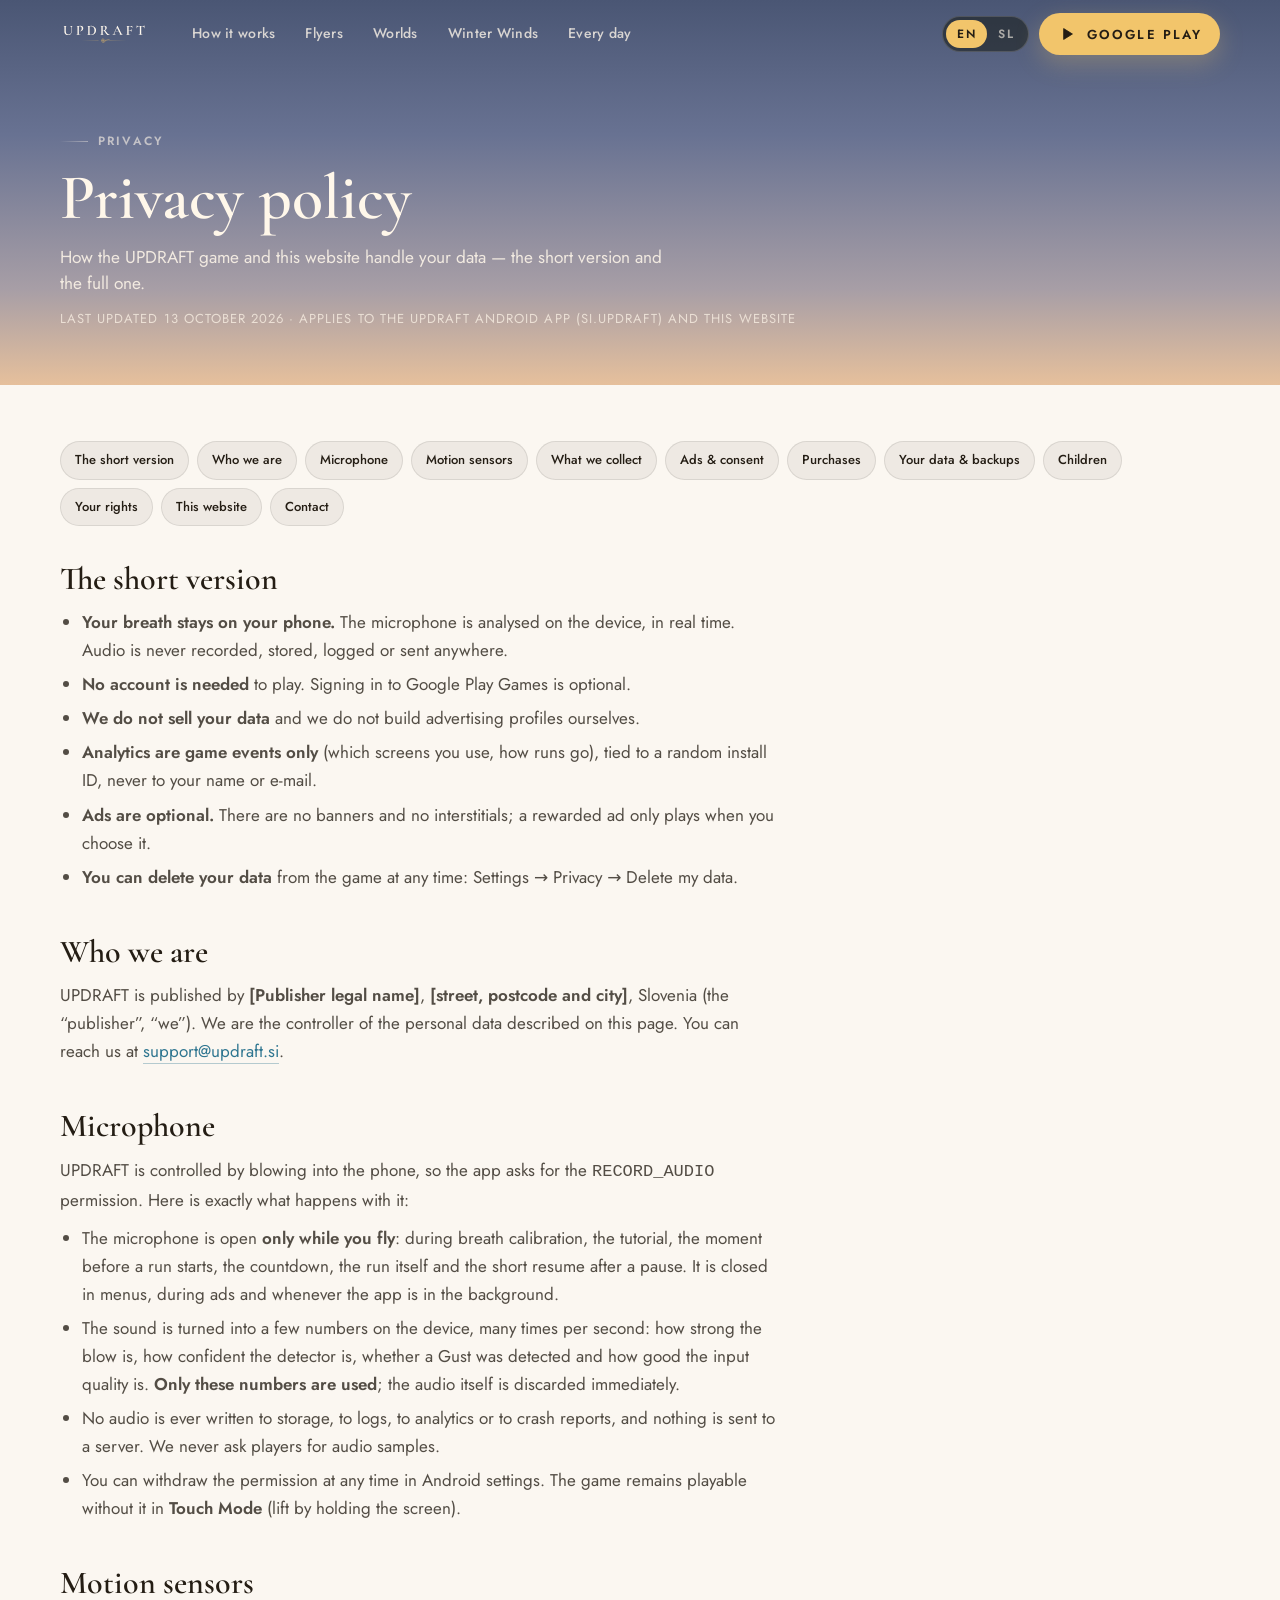
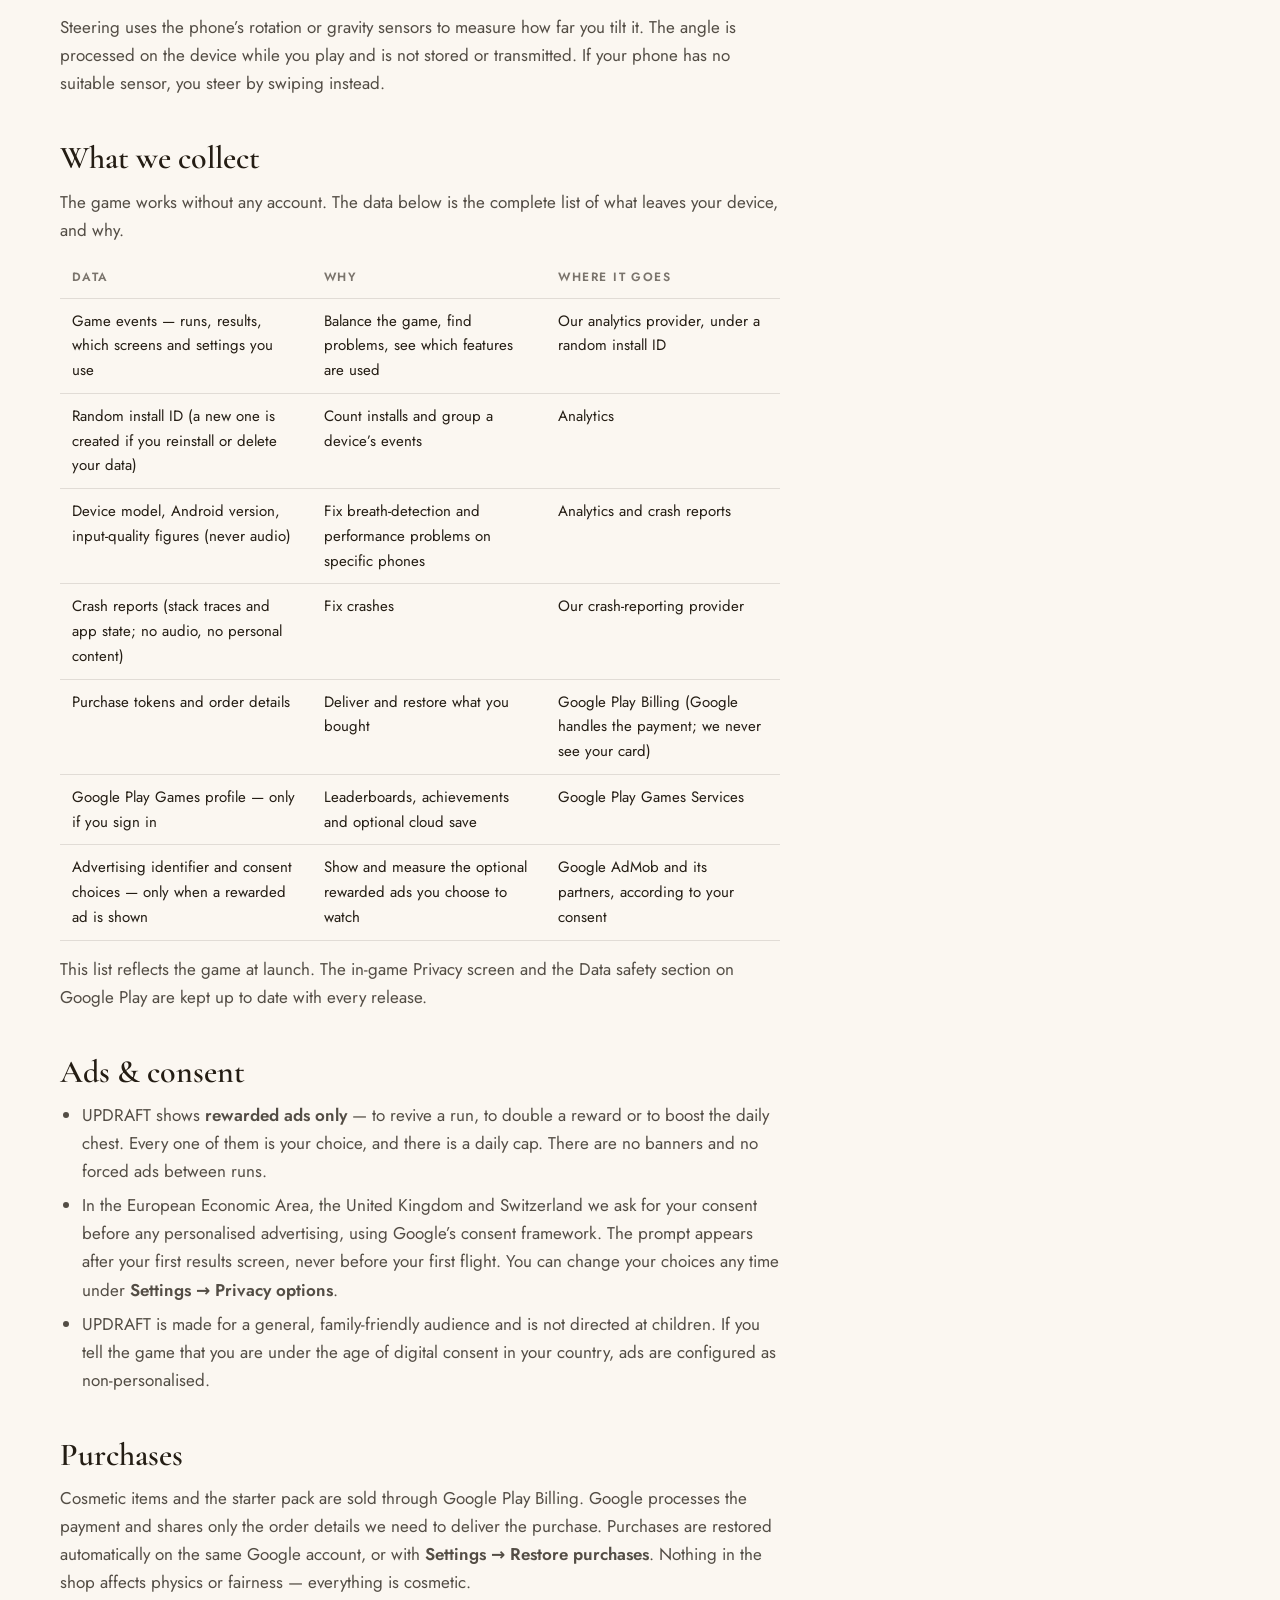
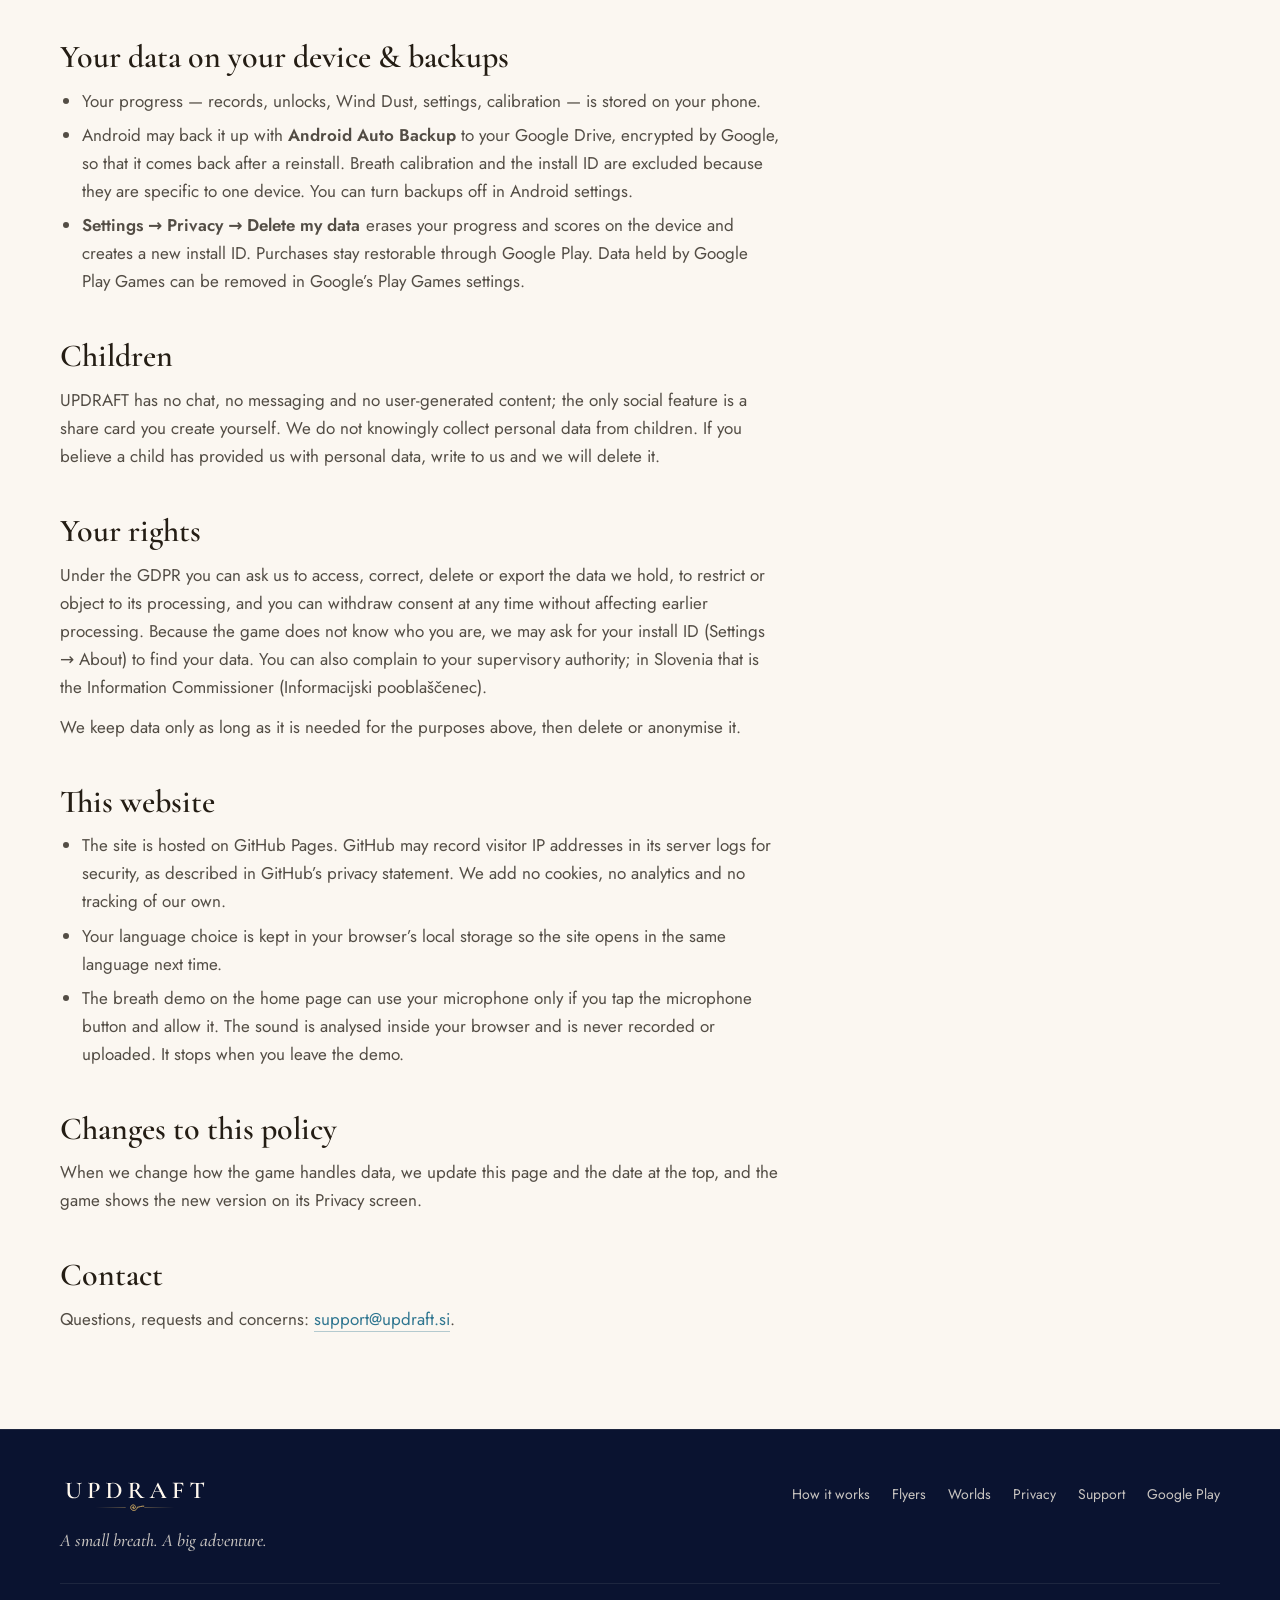
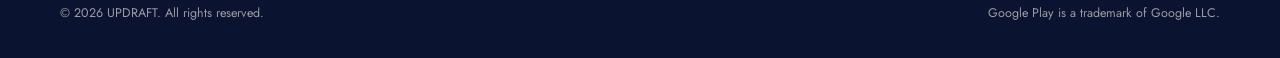
<file: privacy.html>
<!DOCTYPE html>
<html lang="en" class="no-js">
<head>
<meta charset="utf-8">
<meta name="viewport" content="width=device-width, initial-scale=1, viewport-fit=cover">
<title>Privacy policy — UPDRAFT</title>
<meta name="description" content="How the UPDRAFT game and this website handle your data: the microphone is analysed on your device only and never recorded, no account is needed, analytics are game events only.">
<meta name="robots" content="index,follow">
<meta name="theme-color" content="#4A5674">
<meta property="og:title" content="Privacy policy — UPDRAFT">
<meta property="og:description" content="Your breath stays on your phone. How UPDRAFT handles microphone, sensors, analytics, ads, purchases and backups.">
<meta property="og:image" content="https://deniskorinsek.github.io/Updraft-Web/assets/brand/og.jpg">
<link rel="icon" href="assets/brand/favicon-32.png" sizes="32x32">
<link rel="icon" href="assets/brand/icon.svg" type="image/svg+xml">
<link rel="apple-touch-icon" href="assets/brand/apple-touch-icon.png">
<link rel="stylesheet" href="assets/fonts/fonts.css">
<link rel="stylesheet" href="css/site.css">
<script>document.documentElement.className = document.documentElement.className.replace('no-js', 'js');</script>
</head>
<body>
<svg xmlns="http://www.w3.org/2000/svg" style="display:none"><symbol id="i-mic" viewBox="0 0 24 24"><path d="M12,3.5 H12 A3,3 0 0 1 15,6.5 V11.5 A3,3 0 0 1 12,14.5 H12 A3,3 0 0 1 9,11.5 V6.5 A3,3 0 0 1 12,3.5 Z" fill="none" stroke="currentColor" stroke-width="1.8" stroke-linecap="round" stroke-linejoin="round"/><path d="M5.5 11.5a6.5 6.5 0 0 0 13 0M12 18v2.5M9 20.5h6" fill="none" stroke="currentColor" stroke-width="1.8" stroke-linecap="round" stroke-linejoin="round"/></symbol><symbol id="i-tilt" viewBox="0 0 24 24"><path d="M10,3.5 H14 A2,2 0 0 1 16,5.5 V16.5 A2,2 0 0 1 14,18.5 H10 A2,2 0 0 1 8,16.5 V5.5 A2,2 0 0 1 10,3.5 Z" fill="none" stroke="currentColor" stroke-width="1.8" stroke-linecap="round" stroke-linejoin="round"/><path d="M3.5 15a8.5 8.5 0 0 0 4.5 5.5M20.5 15a8.5 8.5 0 0 1-4.5 5.5" fill="none" stroke="currentColor" stroke-width="1.8" stroke-linecap="round" stroke-linejoin="round"/><path d="M11 15.5h2" fill="none" stroke="currentColor" stroke-width="1.8" stroke-linecap="round" stroke-linejoin="round"/></symbol><symbol id="i-wind" viewBox="0 0 24 24"><path d="M8.69,11.93 L8.59,11.82 L8.47,11.73 L8.32,11.67 L8.14,11.63 L7.95,11.64 L7.75,11.69 L7.55,11.78 L7.36,11.92 L7.2,12.11 L7.07,12.33 L6.97,12.59 L6.93,12.88 L6.95,13.18 L7.02,13.49 L7.16,13.79 L7.35,14.08 L7.61,14.33 L7.92,14.54 L8.28,14.69 L8.68,14.78 L9.1,14.8 L9.53,14.73 L9.95,14.58 L10.36,14.36 L10.72,14.05 L11.04,13.67 L11.28,13.23 L11.45,12.73 L11.53,12.2 L11.51,11.65 L11.39,11.1 L11.17,10.56 L10.85,10.06 L10.43,9.62 L9.92,9.24 L9.35,8.96 L8.72,8.78 L8.05,8.72 L7.37,8.78 L6.7,8.96 L6.05,9.26 L5.46,9.69 L4.94,10.22 L4.52,10.85 L4.21,11.56 L4.02,12.32 L3.98,13.13 L4.08,13.94 L4.32,14.73 L4.72,15.48 L5.24,16.17 L5.89,16.75 L6.65,17.22 L7.49,17.56 L8.4,17.74 L9.33,17.76 L10.27,17.61 L11.18,17.29 L12.04,16.81 L12.81,16.18 L13.46,15.41 L13.97,14.52 L14.32,13.54 L14.5,12.5 C17.3,12.5 19.3,9.5 22.5,10.1" fill="none" stroke="currentColor" stroke-width="1.8" stroke-linecap="round" stroke-linejoin="round"/></symbol><symbol id="i-wind_dust" viewBox="0 0 24 24"><path d="M12 3c.6 4.2 2.8 6.4 7 7-4.2.6-6.4 2.8-7 7-.6-4.2-2.8-6.4-7-7 4.2-.6 6.4-2.8 7-7z" fill="currentColor"/></symbol><symbol id="i-leaderboard" viewBox="0 0 24 24"><path d="M4 20V13h5v7M9 20V8.5h6V20M15 20v-9h5v9" fill="none" stroke="currentColor" stroke-width="1.8" stroke-linecap="round" stroke-linejoin="round"/><path d="M3 20h18" fill="none" stroke="currentColor" stroke-width="1.8" stroke-linecap="round" stroke-linejoin="round"/></symbol><symbol id="i-calendar" viewBox="0 0 24 24"><path d="M6.5,5.5 H17.5 A2.5,2.5 0 0 1 20,8.0 V17.5 A2.5,2.5 0 0 1 17.5,20.0 H6.5 A2.5,2.5 0 0 1 4,17.5 V8.0 A2.5,2.5 0 0 1 6.5,5.5 Z" fill="none" stroke="currentColor" stroke-width="1.8" stroke-linecap="round" stroke-linejoin="round"/><path d="M4 10h16M8.5 3.5v4M15.5 3.5v4" fill="none" stroke="currentColor" stroke-width="1.8" stroke-linecap="round" stroke-linejoin="round"/></symbol><symbol id="i-challenges" viewBox="0 0 24 24"><path d="M8 4h8v5a4 4 0 0 1-8 0V4z" fill="none" stroke="currentColor" stroke-width="1.8" stroke-linecap="round" stroke-linejoin="round"/><path d="M8 6H5.5a2.5 2.5 0 0 0 2.8 4M16 6h2.5a2.5 2.5 0 0 1-2.8 4" fill="none" stroke="currentColor" stroke-width="1.8" stroke-linecap="round" stroke-linejoin="round"/><path d="M12 13v4M8.5 20h7M10 17h4" fill="none" stroke="currentColor" stroke-width="1.8" stroke-linecap="round" stroke-linejoin="round"/></symbol><symbol id="i-collection" viewBox="0 0 24 24"><path d="M5.5,4 H9.5 A1.5,1.5 0 0 1 11,5.5 V9.5 A1.5,1.5 0 0 1 9.5,11 H5.5 A1.5,1.5 0 0 1 4,9.5 V5.5 A1.5,1.5 0 0 1 5.5,4 Z" fill="none" stroke="currentColor" stroke-width="1.8" stroke-linecap="round" stroke-linejoin="round"/><path d="M14.5,4 H18.5 A1.5,1.5 0 0 1 20,5.5 V9.5 A1.5,1.5 0 0 1 18.5,11 H14.5 A1.5,1.5 0 0 1 13,9.5 V5.5 A1.5,1.5 0 0 1 14.5,4 Z" fill="none" stroke="currentColor" stroke-width="1.8" stroke-linecap="round" stroke-linejoin="round"/><path d="M5.5,13 H9.5 A1.5,1.5 0 0 1 11,14.5 V18.5 A1.5,1.5 0 0 1 9.5,20 H5.5 A1.5,1.5 0 0 1 4,18.5 V14.5 A1.5,1.5 0 0 1 5.5,13 Z" fill="none" stroke="currentColor" stroke-width="1.8" stroke-linecap="round" stroke-linejoin="round"/><path d="M14.5,13 H18.5 A1.5,1.5 0 0 1 20,14.5 V18.5 A1.5,1.5 0 0 1 18.5,20 H14.5 A1.5,1.5 0 0 1 13,18.5 V14.5 A1.5,1.5 0 0 1 14.5,13 Z" fill="none" stroke="currentColor" stroke-width="1.8" stroke-linecap="round" stroke-linejoin="round"/></symbol><symbol id="i-trail" viewBox="0 0 24 24"><path d="M3.5 16.5c3.5 0 4.5-3 8-3s4.5 3 9 3" fill="none" stroke="currentColor" stroke-width="1.8" stroke-linecap="round" stroke-linejoin="round"/><path d="M3.5 11c3 0 4-2.2 7-2.2" fill="none" stroke="currentColor" stroke-width="1.4" stroke-linecap="round" stroke-linejoin="round"/><path d="M15.4,8.5 a1.6,1.6 0 1,0 3.2,0 a1.6,1.6 0 1,0 -3.2,0" fill="currentColor"/><path d="M18.9,12.5 a1.1,1.1 0 1,0 2.2,0 a1.1,1.1 0 1,0 -2.2,0" fill="currentColor"/></symbol><symbol id="i-badge" viewBox="0 0 24 24"><path d="M6.5,9.5 a5.5,5.5 0 1,0 11.0,0 a5.5,5.5 0 1,0 -11.0,0" fill="none" stroke="currentColor" stroke-width="1.8" stroke-linecap="round" stroke-linejoin="round"/><path d="M9 14.2L7.6 20.5l4.4-2.3 4.4 2.3-1.4-6.3" fill="none" stroke="currentColor" stroke-width="1.8" stroke-linecap="round" stroke-linejoin="round"/></symbol><symbol id="i-privacy" viewBox="0 0 24 24"><path d="M12 3l7 3v6c0 4-3 7-7 9-4-2-7-5-7-9V6z" fill="none" stroke="currentColor" stroke-width="1.8" stroke-linecap="round" stroke-linejoin="round"/><path d="M10.5,11.5 H13.5 A1,1 0 0 1 14.5,12.5 V15.0 A1,1 0 0 1 13.5,16.0 H10.5 A1,1 0 0 1 9.5,15.0 V12.5 A1,1 0 0 1 10.5,11.5 Z" fill="none" stroke="currentColor" stroke-width="1.8" stroke-linecap="round" stroke-linejoin="round"/><path d="M10.5 11.5v-1a1.5 1.5 0 0 1 3 0v1" fill="none" stroke="currentColor" stroke-width="1.8" stroke-linecap="round" stroke-linejoin="round"/></symbol><symbol id="i-touch" viewBox="0 0 24 24"><path d="M10 11V5.5a1.5 1.5 0 0 1 3 0v6" fill="none" stroke="currentColor" stroke-width="1.8" stroke-linecap="round" stroke-linejoin="round"/><path d="M13 10.5a1.5 1.5 0 0 1 3 0v1.5M16 11.2a1.5 1.5 0 0 1 3 .3V15a6 6 0 0 1-6 6h-1.2a6 6 0 0 1-4.6-2.2L4.8 15.6a1.5 1.5 0 0 1 2.3-1.9L10 16" fill="none" stroke="currentColor" stroke-width="1.8" stroke-linecap="round" stroke-linejoin="round"/></symbol><symbol id="i-download" viewBox="0 0 24 24"><path d="M12 4v11M7.5 10.5L12 15l4.5-4.5" fill="none" stroke="currentColor" stroke-width="1.8" stroke-linecap="round" stroke-linejoin="round"/><path d="M5 19.5h14" fill="none" stroke="currentColor" stroke-width="1.8" stroke-linecap="round" stroke-linejoin="round"/></symbol><symbol id="i-external" viewBox="0 0 24 24"><path d="M14 4h6v6M20 4l-8.5 8.5" fill="none" stroke="currentColor" stroke-width="1.8" stroke-linecap="round" stroke-linejoin="round"/><path d="M18 14v4.5a1.5 1.5 0 0 1-1.5 1.5h-11A1.5 1.5 0 0 1 4 18.5v-11A1.5 1.5 0 0 1 5.5 6H10" fill="none" stroke="currentColor" stroke-width="1.8" stroke-linecap="round" stroke-linejoin="round"/></symbol><symbol id="i-language" viewBox="0 0 24 24"><path d="M3.5,12 a8.5,8.5 0 1,0 17.0,0 a8.5,8.5 0 1,0 -17.0,0" fill="none" stroke="currentColor" stroke-width="1.8" stroke-linecap="round" stroke-linejoin="round"/><path d="M3.5 12h17M12 3.5c2.5 2.4 3.6 5.2 3.6 8.5s-1.1 6.1-3.6 8.5c-2.5-2.4-3.6-5.2-3.6-8.5S9.5 5.9 12 3.5z" fill="none" stroke="currentColor" stroke-width="1.8" stroke-linecap="round" stroke-linejoin="round"/></symbol><symbol id="i-close" viewBox="0 0 24 24"><path d="M6 6l12 12M18 6L6 18" fill="none" stroke="currentColor" stroke-width="1.8" stroke-linecap="round" stroke-linejoin="round"/></symbol><symbol id="i-chevron_right" viewBox="0 0 24 24"><path d="M9 6l6 6-6 6" fill="none" stroke="currentColor" stroke-width="1.8" stroke-linecap="round" stroke-linejoin="round"/></symbol><symbol id="i-chevron_down" viewBox="0 0 24 24"><path d="M6 9l6 6 6-6" fill="none" stroke="currentColor" stroke-width="1.8" stroke-linecap="round" stroke-linejoin="round"/></symbol><symbol id="i-play" viewBox="0 0 24 24"><path d="M8 5.5v13l10.5-6.5z" fill="currentColor"/></symbol><symbol id="i-help" viewBox="0 0 24 24"><path d="M3.5,12 a8.5,8.5 0 1,0 17.0,0 a8.5,8.5 0 1,0 -17.0,0" fill="none" stroke="currentColor" stroke-width="1.8" stroke-linecap="round" stroke-linejoin="round"/><path d="M9.6 9.6a2.5 2.5 0 1 1 3.6 2.2c-.8.4-1.2 1-1.2 1.8v.4" fill="none" stroke="currentColor" stroke-width="1.8" stroke-linecap="round" stroke-linejoin="round"/><path d="M12 16.6v.4" fill="none" stroke="currentColor" stroke-width="2.4" stroke-linecap="round" stroke-linejoin="round"/></symbol><symbol id="i-feedback" viewBox="0 0 24 24"><path d="M5 4.5h14A1.5 1.5 0 0 1 20.5 6v8.5A1.5 1.5 0 0 1 19 16h-7.5L7 19.5V16H5a1.5 1.5 0 0 1-1.5-1.5V6A1.5 1.5 0 0 1 5 4.5z" fill="none" stroke="currentColor" stroke-width="1.8" stroke-linecap="round" stroke-linejoin="round"/><path d="M8 9h8M8 12h5" fill="none" stroke="currentColor" stroke-width="1.8" stroke-linecap="round" stroke-linejoin="round"/></symbol><symbol id="i-mic_off" viewBox="0 0 24 24"><path d="M9 9V6.5a3 3 0 0 1 6 0v5" fill="none" stroke="currentColor" stroke-width="1.8" stroke-linecap="round" stroke-linejoin="round"/><path d="M5.5 11.5a6.5 6.5 0 0 0 10.8 4.9M18.5 11.5c0 .7-.1 1.4-.3 2M12 18v2.5M9 20.5h6" fill="none" stroke="currentColor" stroke-width="1.8" stroke-linecap="round" stroke-linejoin="round"/><path d="M4 4l16 16" fill="none" stroke="currentColor" stroke-width="1.8" stroke-linecap="round" stroke-linejoin="round"/></symbol><symbol id="i-snowflake" viewBox="0 0 24 24"><path d="M12 3v18M4.2 7.5l15.6 9M4.2 16.5l15.6-9" fill="none" stroke="currentColor" stroke-width="1.8" stroke-linecap="round" stroke-linejoin="round"/><path d="M9.5 4.5L12 6.5l2.5-2M9.5 19.5l2.5-2 2.5 2M4 10.6l3 .6-.9 3M20 13.4l-3-.6.9-3M4 13.4l3-.6-.9-3M20 10.6l-3 .6.9 3" fill="none" stroke="currentColor" stroke-width="1.8" stroke-linecap="round" stroke-linejoin="round"/></symbol><symbol id="i-gift" viewBox="0 0 24 24"><path d="M6.0,9.5 H18.0 A1.5,1.5 0 0 1 19.5,11.0 V18.5 A1.5,1.5 0 0 1 18.0,20.0 H6.0 A1.5,1.5 0 0 1 4.5,18.5 V11.0 A1.5,1.5 0 0 1 6.0,9.5 Z" fill="none" stroke="currentColor" stroke-width="1.8" stroke-linecap="round" stroke-linejoin="round"/><path d="M3.5 9.5h17M12 9.5V20" fill="none" stroke="currentColor" stroke-width="1.8" stroke-linecap="round" stroke-linejoin="round"/><path d="M12 9.5c-1.6-3.4-5.6-3.6-5.6-1.4 0 1.4 3 1.4 5.6 1.4zm0 0c1.6-3.4 5.6-3.6 5.6-1.4 0 1.4-3 1.4-5.6 1.4z" fill="none" stroke="currentColor" stroke-width="1.8" stroke-linecap="round" stroke-linejoin="round"/></symbol><symbol id="i-sleigh" viewBox="0 0 24 24"><path d="M3.5 16.5h13.5c2 0 3.5-1.3 3.5-3" fill="none" stroke="currentColor" stroke-width="1.8" stroke-linecap="round" stroke-linejoin="round"/><path d="M5.5 16.5c-1.8-1.6-2.4-4-1.8-6.4h6.8l2.2 3.4h4.8" fill="none" stroke="currentColor" stroke-width="1.8" stroke-linecap="round" stroke-linejoin="round"/><path d="M7 16.5v2.5M14 16.5v2.5M5 19h12.5" fill="none" stroke="currentColor" stroke-width="1.8" stroke-linecap="round" stroke-linejoin="round"/><path d="M17.5 3.5l.8 1.7 1.9.3-1.4 1.3.3 1.9-1.6-.9-1.7.9.4-1.9-1.4-1.3 1.9-.3z" fill="currentColor"/></symbol><symbol id="i-perfect" viewBox="0 0 24 24"><path d="M12 3c.6 4.2 2.8 6.4 7 7-4.2.6-6.4 2.8-7 7-.6-4.2-2.8-6.4-7-7 4.2-.6 6.4-2.8 7-7z" fill="none" stroke="currentColor" stroke-width="1.8" stroke-linecap="round" stroke-linejoin="round"/></symbol><symbol id="i-near_miss" viewBox="0 0 24 24"><path d="M13 21l4-9.5 4 9.5z" fill="none" stroke="currentColor" stroke-width="1.8" stroke-linecap="round" stroke-linejoin="round"/><path d="M2.5 15.5C6 12 10 9.4 15.2 8.4" fill="none" stroke="currentColor" stroke-width="1.8" stroke-linecap="round" stroke-linejoin="round"/><path d="M2.5 10.6c2.2-1.7 4.6-2.9 7.4-3.6" fill="none" stroke="currentColor" stroke-width="1.8" stroke-linecap="round" stroke-linejoin="round"/><path d="M16.3,7.8 a1.7,1.7 0 1,0 3.4,0 a1.7,1.7 0 1,0 -3.4,0" fill="currentColor"/></symbol><symbol id="i-missions" viewBox="0 0 24 24"><path d="M7.0,3.5 H17.0 A2.5,2.5 0 0 1 19.5,6.0 V18.0 A2.5,2.5 0 0 1 17.0,20.5 H7.0 A2.5,2.5 0 0 1 4.5,18.0 V6.0 A2.5,2.5 0 0 1 7.0,3.5 Z" fill="none" stroke="currentColor" stroke-width="1.8" stroke-linecap="round" stroke-linejoin="round"/><path d="M8.5 9l2 2 4-4M8.5 15.5h7" fill="none" stroke="currentColor" stroke-width="1.8" stroke-linecap="round" stroke-linejoin="round"/></symbol><symbol id="i-chest" viewBox="0 0 24 24"><path d="M6,10 H18 A2,2 0 0 1 20,12 V18 A2,2 0 0 1 18,20 H6 A2,2 0 0 1 4,18 V12 A2,2 0 0 1 6,10 Z" fill="none" stroke="currentColor" stroke-width="1.8" stroke-linecap="round" stroke-linejoin="round"/><path d="M3.5 6.8h17V10h-17z" fill="none" stroke="currentColor" stroke-width="1.8" stroke-linecap="round" stroke-linejoin="round"/><path d="M12 6.8V20" fill="none" stroke="currentColor" stroke-width="1.8" stroke-linecap="round" stroke-linejoin="round"/><path d="M12 6.8c-1.5-3-5-3.2-5-1.2 0 1.3 2.6 1.2 5 1.2zm0 0c1.5-3 5-3.2 5-1.2 0 1.3-2.6 1.2-5 1.2z" fill="none" stroke="currentColor" stroke-width="1.8" stroke-linecap="round" stroke-linejoin="round"/></symbol><symbol id="i-altitude" viewBox="0 0 24 24"><path d="M12 20V5M6.5 10.5L12 5l5.5 5.5" fill="none" stroke="currentColor" stroke-width="1.8" stroke-linecap="round" stroke-linejoin="round"/><path d="M5 20h14" fill="none" stroke="currentColor" stroke-width="1.8" stroke-linecap="round" stroke-linejoin="round"/></symbol><symbol id="i-feather" viewBox="0 0 24 24"><path d="M5 19C8.5 11 13 6.5 20 4c-1.2 6.5-5.5 11.5-12.6 13.6" fill="none" stroke="currentColor" stroke-width="1.8" stroke-linecap="round" stroke-linejoin="round"/><path d="M5 19l9-9" fill="none" stroke="currentColor" stroke-width="1.8" stroke-linecap="round" stroke-linejoin="round"/></symbol><symbol id="i-bubble" viewBox="0 0 24 24"><path d="M4,12 a8,8 0 1,0 16,0 a8,8 0 1,0 -16,0" fill="none" stroke="currentColor" stroke-width="1.8" stroke-linecap="round" stroke-linejoin="round"/><path d="M7.8 10a4.6 4.6 0 0 1 3-3.2" fill="none" stroke="currentColor" stroke-width="1.8" stroke-linecap="round" stroke-linejoin="round"/></symbol><symbol id="i-star" viewBox="0 0 24 24"><path d="M12 3.6l2.5 5.2 5.7.8-4.1 4 1 5.6-5.1-2.7-5.1 2.7 1-5.6-4.1-4 5.7-.8z" fill="none" stroke="currentColor" stroke-width="1.8" stroke-linecap="round" stroke-linejoin="round"/></symbol><symbol id="i-check" viewBox="0 0 24 24"><path d="M5 12.5l4.5 4.5L19 7.5" fill="none" stroke="currentColor" stroke-width="2.2" stroke-linecap="round" stroke-linejoin="round"/></symbol><symbol id="i-level" viewBox="0 0 24 24"><path d="M12 3.5l7.5 4.3v8.4L12 20.5l-7.5-4.3V7.8z" fill="none" stroke="currentColor" stroke-width="1.8" stroke-linecap="round" stroke-linejoin="round"/><path d="M9.5 12.5l2 2 3.5-4" fill="none" stroke="currentColor" stroke-width="1.8" stroke-linecap="round" stroke-linejoin="round"/></symbol><symbol id="i-gust_window" viewBox="0 0 24 24"><path d="M4.5,12 a7.5,7.5 0 1,0 15.0,0 a7.5,7.5 0 1,0 -15.0,0" fill="none" stroke="currentColor" stroke-width="1.4" stroke-linecap="round" stroke-linejoin="round"/><path d="M12 2.5v2M12 19.5v2M2.5 12h2M19.5 12h2" fill="none" stroke="currentColor" stroke-width="1.8" stroke-linecap="round" stroke-linejoin="round"/><path d="M12 8.6c.3 2 1.3 3 3.4 3.4-2 .3-3 1.3-3.4 3.4-.3-2-1.3-3-3.4-3.4 2-.3 3-1.3 3.4-3.4z" fill="currentColor"/></symbol><symbol id="i-slipstream" viewBox="0 0 24 24"><path d="M3 16c4-1 7-4 9-8s5-4.5 9-4.5" fill="none" stroke="currentColor" stroke-width="1.8" stroke-linecap="round" stroke-linejoin="round"/><path d="M3 20c4.5-.8 8-3.2 10.6-6.6" fill="none" stroke="currentColor" stroke-width="1.8" stroke-linecap="round" stroke-linejoin="round"/><path d="M3 12c2.6-.6 4.6-2 6-3.8" fill="none" stroke="currentColor" stroke-width="1.8" stroke-linecap="round" stroke-linejoin="round"/><path d="M17.5 2.4l3.5 1.1-2.4 2.8" fill="none" stroke="currentColor" stroke-width="1.8" stroke-linecap="round" stroke-linejoin="round"/></symbol><symbol id="i-shop" viewBox="0 0 24 24"><path d="M5 8h14l-1.2 11.5a1.5 1.5 0 0 1-1.5 1.5H7.7a1.5 1.5 0 0 1-1.5-1.5L5 8z" fill="none" stroke="currentColor" stroke-width="1.8" stroke-linecap="round" stroke-linejoin="round"/><path d="M9 8V6.5a3 3 0 0 1 6 0V8" fill="none" stroke="currentColor" stroke-width="1.8" stroke-linecap="round" stroke-linejoin="round"/></symbol><symbol id="i-ad" viewBox="0 0 24 24"><path d="M6,5 H18 A3,3 0 0 1 21,8 V16 A3,3 0 0 1 18,19 H6 A3,3 0 0 1 3,16 V8 A3,3 0 0 1 6,5 Z" fill="none" stroke="currentColor" stroke-width="1.8" stroke-linecap="round" stroke-linejoin="round"/><path d="M10 9.5v5l4.5-2.5z" fill="currentColor"/></symbol><symbol id="i-phone" viewBox="0 0 24 24"><path d="M9.2,3 H14.8 A2.2,2.2 0 0 1 17,5.2 V18.8 A2.2,2.2 0 0 1 14.8,21 H9.2 A2.2,2.2 0 0 1 7,18.8 V5.2 A2.2,2.2 0 0 1 9.2,3 Z" fill="none" stroke="currentColor" stroke-width="1.8" stroke-linecap="round" stroke-linejoin="round"/><path d="M11 18h2" fill="none" stroke="currentColor" stroke-width="1.8" stroke-linecap="round" stroke-linejoin="round"/></symbol><symbol id="i-calibrate" viewBox="0 0 24 24"><path d="M4.5,12 a7.5,7.5 0 1,0 15.0,0 a7.5,7.5 0 1,0 -15.0,0" fill="none" stroke="currentColor" stroke-width="1.8" stroke-linecap="round" stroke-linejoin="round"/><path d="M9,12 a3,3 0 1,0 6,0 a3,3 0 1,0 -6,0" fill="none" stroke="currentColor" stroke-width="1.8" stroke-linecap="round" stroke-linejoin="round"/><path d="M12 2.5v3M12 18.5v3M2.5 12h3M18.5 12h3" fill="none" stroke="currentColor" stroke-width="1.8" stroke-linecap="round" stroke-linejoin="round"/></symbol><symbol id="i-trash" viewBox="0 0 24 24"><path d="M4.5 7h15M9.5 7V5h5v2" fill="none" stroke="currentColor" stroke-width="1.8" stroke-linecap="round" stroke-linejoin="round"/><path d="M6.5 7l1 12.5h9l1-12.5" fill="none" stroke="currentColor" stroke-width="1.8" stroke-linecap="round" stroke-linejoin="round"/><path d="M10.2 10.5v6M13.8 10.5v6" fill="none" stroke="currentColor" stroke-width="1.8" stroke-linecap="round" stroke-linejoin="round"/></symbol><symbol id="i-cloud_off" viewBox="0 0 24 24"><path d="M7 18.5a4.5 4.5 0 0 1-.5-9 6 6 0 0 1 11.6 1.6 3.7 3.7 0 0 1-.6 7.4z" fill="none" stroke="currentColor" stroke-width="1.8" stroke-linecap="round" stroke-linejoin="round"/><path d="M4 4l16 16" fill="none" stroke="currentColor" stroke-width="1.8" stroke-linecap="round" stroke-linejoin="round"/></symbol><symbol id="i-sound_on" viewBox="0 0 24 24"><path d="M4 9.5h3.5L12 5.5v13l-4.5-4H4z" fill="none" stroke="currentColor" stroke-width="1.8" stroke-linecap="round" stroke-linejoin="round"/><path d="M15.5 9a4 4 0 0 1 0 6M18 6.5a7.5 7.5 0 0 1 0 11" fill="none" stroke="currentColor" stroke-width="1.8" stroke-linecap="round" stroke-linejoin="round"/></symbol><symbol id="i-music_on" viewBox="0 0 24 24"><path d="M9 18V6l10-2v12" fill="none" stroke="currentColor" stroke-width="1.8" stroke-linecap="round" stroke-linejoin="round"/><path d="M4.0,18 a2.5,2.5 0 1,0 5.0,0 a2.5,2.5 0 1,0 -5.0,0" fill="none" stroke="currentColor" stroke-width="1.8" stroke-linecap="round" stroke-linejoin="round"/><path d="M14.0,16 a2.5,2.5 0 1,0 5.0,0 a2.5,2.5 0 1,0 -5.0,0" fill="none" stroke="currentColor" stroke-width="1.8" stroke-linecap="round" stroke-linejoin="round"/></symbol><symbol id="i-hand" viewBox="0 0 24 24"><path d="M8 12V6.5a1.4 1.4 0 0 1 2.8 0V11M10.8 10.5V5.2a1.4 1.4 0 0 1 2.8 0v5.3M13.6 10.5V6.4a1.4 1.4 0 0 1 2.8 0V14a6 6 0 0 1-6 6h-.4a5 5 0 0 1-4.1-2.2L3.6 14a1.5 1.5 0 0 1 2.3-1.9L8 14" fill="none" stroke="currentColor" stroke-width="1.8" stroke-linecap="round" stroke-linejoin="round"/></symbol><symbol id="i-info" viewBox="0 0 24 24"><path d="M3.5,12 a8.5,8.5 0 1,0 17.0,0 a8.5,8.5 0 1,0 -17.0,0" fill="none" stroke="currentColor" stroke-width="1.8" stroke-linecap="round" stroke-linejoin="round"/><path d="M12 11v5.2" fill="none" stroke="currentColor" stroke-width="1.8" stroke-linecap="round" stroke-linejoin="round"/><path d="M12 7.6v.4" fill="none" stroke="currentColor" stroke-width="2.4" stroke-linecap="round" stroke-linejoin="round"/></symbol><symbol id="i-crown" viewBox="0 0 24 24"><path d="M4 17.5L3 8l5 4 4-6.5 4 6.5 5-4-1 9.5z" fill="none" stroke="currentColor" stroke-width="1.8" stroke-linecap="round" stroke-linejoin="round"/><path d="M5 20.5h14" fill="none" stroke="currentColor" stroke-width="1.8" stroke-linecap="round" stroke-linejoin="round"/></symbol><symbol id="i-friends" viewBox="0 0 24 24"><path d="M5.8,8.5 a3.2,3.2 0 1,0 6.4,0 a3.2,3.2 0 1,0 -6.4,0" fill="none" stroke="currentColor" stroke-width="1.8" stroke-linecap="round" stroke-linejoin="round"/><path d="M3.5 19.5c.6-3.2 2.8-5 5.5-5s4.9 1.8 5.5 5" fill="none" stroke="currentColor" stroke-width="1.8" stroke-linecap="round" stroke-linejoin="round"/><path d="M15.2 5.6a3.1 3.1 0 0 1 0 5.8M17.5 14.8c1.6.7 2.6 2.3 3 4.7" fill="none" stroke="currentColor" stroke-width="1.8" stroke-linecap="round" stroke-linejoin="round"/></symbol><symbol id="i-share" viewBox="0 0 24 24"><path d="M12 4v11M7.5 8.5L12 4l4.5 4.5" fill="none" stroke="currentColor" stroke-width="1.8" stroke-linecap="round" stroke-linejoin="round"/><path d="M5 13v5.5A1.5 1.5 0 0 0 6.5 20h11a1.5 1.5 0 0 0 1.5-1.5V13" fill="none" stroke="currentColor" stroke-width="1.8" stroke-linecap="round" stroke-linejoin="round"/></symbol><symbol id="i-warning" viewBox="0 0 24 24"><path d="M12 4.2L21 19.5H3z" fill="none" stroke="currentColor" stroke-width="1.8" stroke-linecap="round" stroke-linejoin="round"/><path d="M12 10v4.2" fill="none" stroke="currentColor" stroke-width="1.8" stroke-linecap="round" stroke-linejoin="round"/><path d="M12 16.8v.4" fill="none" stroke="currentColor" stroke-width="2.4" stroke-linecap="round" stroke-linejoin="round"/></symbol><symbol id="i-refresh" viewBox="0 0 24 24"><path d="M19 12a7 7 0 1 1-2.05-4.95" fill="none" stroke="currentColor" stroke-width="1.8" stroke-linecap="round" stroke-linejoin="round"/><path d="M19 4.5v3.6h-3.6" fill="none" stroke="currentColor" stroke-width="1.8" stroke-linecap="round" stroke-linejoin="round"/></symbol><symbol id="i-wifi_off" viewBox="0 0 24 24"><path d="M3.5 9a13 13 0 0 1 4.6-2.7M12 6a13 13 0 0 1 8.5 3" fill="none" stroke="currentColor" stroke-width="1.8" stroke-linecap="round" stroke-linejoin="round"/><path d="M6.5 12.5a8 8 0 0 1 3-1.8M15.5 11a8 8 0 0 1 2 1.5" fill="none" stroke="currentColor" stroke-width="1.8" stroke-linecap="round" stroke-linejoin="round"/><path d="M9.5 15.8a4 4 0 0 1 5 0" fill="none" stroke="currentColor" stroke-width="1.8" stroke-linecap="round" stroke-linejoin="round"/><path d="M4 4l16 16" fill="none" stroke="currentColor" stroke-width="1.8" stroke-linecap="round" stroke-linejoin="round"/></symbol><symbol id="i-eye" viewBox="0 0 24 24"><path d="M2.5 12s3.5-6.5 9.5-6.5S21.5 12 21.5 12 18 18.5 12 18.5 2.5 12 2.5 12z" fill="none" stroke="currentColor" stroke-width="1.8" stroke-linecap="round" stroke-linejoin="round"/><path d="M9,12 a3,3 0 1,0 6,0 a3,3 0 1,0 -6,0" fill="none" stroke="currentColor" stroke-width="1.8" stroke-linecap="round" stroke-linejoin="round"/></symbol><symbol id="i-settings" viewBox="0 0 24 24"><path d="M4 7h10M18 7h2M4 17h4M12 17h8" fill="none" stroke="currentColor" stroke-width="1.8" stroke-linecap="round" stroke-linejoin="round"/><path d="M14,7 a2,2 0 1,0 4,0 a2,2 0 1,0 -4,0" fill="none" stroke="currentColor" stroke-width="1.8" stroke-linecap="round" stroke-linejoin="round"/><path d="M8,17 a2,2 0 1,0 4,0 a2,2 0 1,0 -4,0" fill="none" stroke="currentColor" stroke-width="1.8" stroke-linecap="round" stroke-linejoin="round"/></symbol><symbol id="i-link" viewBox="0 0 24 24"><path d="M10.5 13.5a3.5 3.5 0 0 0 5 0l3-3a3.5 3.5 0 0 0-5-5l-1 1" fill="none" stroke="currentColor" stroke-width="1.8" stroke-linecap="round" stroke-linejoin="round"/><path d="M13.5 10.5a3.5 3.5 0 0 0-5 0l-3 3a3.5 3.5 0 0 0 5 5l1-1" fill="none" stroke="currentColor" stroke-width="1.8" stroke-linecap="round" stroke-linejoin="round"/></symbol><symbol id="i-menu" viewBox="0 0 24 24"><path d="M4 7h16M4 12h16M4 17h16" fill="none" stroke="currentColor" stroke-width="1.8" stroke-linecap="round"/></symbol></svg>
<header class="nav" id="nav">
  <div class="wrap">
    <a class="nav-brand" href="index.html" aria-label="UPDRAFT"><img src="assets/brand/wordmark.svg" alt="UPDRAFT" width="1200" height="300"></a>
    <nav class="nav-links" aria-label="Sections"><a href="index.html#how" data-i18n="nav.how">How it works</a><a href="index.html#flyers" data-i18n="nav.flyers">Flyers</a><a href="index.html#worlds" data-i18n="nav.worlds">Worlds</a><a href="index.html#winter" data-i18n="nav.winter">Winter Winds</a><a href="index.html#daily" data-i18n="nav.daily">Every day</a></nav>
    <div class="nav-right">
      <div class="lang" role="group" aria-label="Language">
        <button type="button" data-lang-set="en" aria-pressed="true" lang="en">EN</button>
        <button type="button" data-lang-set="sl" aria-pressed="false" lang="sl">SL</button>
      </div>
      <a class="btn btn-primary btn-sm btn-nav" href="https://play.google.com/store/apps/details?id=si.updraft" data-play rel="noopener"><svg class="icon" aria-hidden="true"><use href="#i-play"/></svg><span data-i18n="nav.cta">Google Play</span></a>
      <button class="nav-menu" id="menu-btn" type="button" aria-expanded="false" aria-controls="menu" aria-label="Menu"><svg class="icon" aria-hidden="true"><use href="#i-menu"/></svg></button>
    </div>
  </div>
  <div class="nav-progress" aria-hidden="true"><span class="np-bar" id="np-bar"></span><img class="np-feather" id="np-feather" src="assets/flyers/feather_white.svg" alt="" width="217" height="113"></div>
</header>
<div class="nav-sheet" id="menu">
  <a href="index.html#how" data-i18n="nav.how">How it works</a><a href="index.html#flyers" data-i18n="nav.flyers">Flyers</a><a href="index.html#worlds" data-i18n="nav.worlds">Worlds</a><a href="index.html#winter" data-i18n="nav.winter">Winter Winds</a><a href="index.html#daily" data-i18n="nav.daily">Every day</a>
  <a class="btn btn-primary" href="https://play.google.com/store/apps/details?id=si.updraft" data-play rel="noopener"><svg class="icon" aria-hidden="true"><use href="#i-play"/></svg><span data-i18n="hero.cta">Get it on Google Play</span></a>
</div>

<main>
<section class="page-hero">
  <div class="wrap">
    <span class="eyebrow" data-i18n="footer.privacy">Privacy</span>
    <h1 data-i18n="page.privacy.title">Privacy policy</h1>
    <p class="lead" data-i18n="page.privacy.lead">How the UPDRAFT game and this website handle your data — the short version and the full one.</p>
    <p class="meta" data-i18n="page.privacy.meta">Last updated 13 October 2026 · Applies to the UPDRAFT Android app (si.updraft) and this website</p>
  </div>
</section>

<section class="page-body">
  <div class="wrap">

    <div data-lang="en">
      <nav class="toc" aria-label="Contents">
        <a href="#short">The short version</a><a href="#who">Who we are</a><a href="#mic">Microphone</a><a href="#sensors">Motion sensors</a><a href="#data">What we collect</a><a href="#ads">Ads &amp; consent</a><a href="#purchases">Purchases</a><a href="#device">Your data &amp; backups</a><a href="#children">Children</a><a href="#rights">Your rights</a><a href="#website">This website</a><a href="#contact">Contact</a>
      </nav>
      <div class="prose">
        <h2 id="short">The short version</h2>
        <ul>
          <li><b>Your breath stays on your phone.</b> The microphone is analysed on the device, in real time. Audio is never recorded, stored, logged or sent anywhere.</li>
          <li><b>No account is needed</b> to play. Signing in to Google Play Games is optional.</li>
          <li><b>We do not sell your data</b> and we do not build advertising profiles ourselves.</li>
          <li><b>Analytics are game events only</b> (which screens you use, how runs go), tied to a random install ID, never to your name or e-mail.</li>
          <li><b>Ads are optional.</b> There are no banners and no interstitials; a rewarded ad only plays when you choose it.</li>
          <li><b>You can delete your data</b> from the game at any time: Settings → Privacy → Delete my data.</li>
        </ul>

        <h2 id="who">Who we are</h2>
        <p>UPDRAFT is published by <b>[Publisher legal name]</b>, <b>[street, postcode and city]</b>, Slovenia (the “publisher”, “we”). We are the controller of the personal data described on this page. You can reach us at <a data-email href="mailto:support@updraft.si">support@updraft.si</a>.</p>

        <h2 id="mic">Microphone</h2>
        <p>UPDRAFT is controlled by blowing into the phone, so the app asks for the <code>RECORD_AUDIO</code> permission. Here is exactly what happens with it:</p>
        <ul>
          <li>The microphone is open <b>only while you fly</b>: during breath calibration, the tutorial, the moment before a run starts, the countdown, the run itself and the short resume after a pause. It is closed in menus, during ads and whenever the app is in the background.</li>
          <li>The sound is turned into a few numbers on the device, many times per second: how strong the blow is, how confident the detector is, whether a Gust was detected and how good the input quality is. <b>Only these numbers are used</b>; the audio itself is discarded immediately.</li>
          <li>No audio is ever written to storage, to logs, to analytics or to crash reports, and nothing is sent to a server. We never ask players for audio samples.</li>
          <li>You can withdraw the permission at any time in Android settings. The game remains playable without it in <b>Touch Mode</b> (lift by holding the screen).</li>
        </ul>

        <h2 id="sensors">Motion sensors</h2>
        <p>Steering uses the phone’s rotation or gravity sensors to measure how far you tilt it. The angle is processed on the device while you play and is not stored or transmitted. If your phone has no suitable sensor, you steer by swiping instead.</p>

        <h2 id="data">What we collect</h2>
        <p>The game works without any account. The data below is the complete list of what leaves your device, and why.</p>
        <table>
          <thead><tr><th>Data</th><th>Why</th><th>Where it goes</th></tr></thead>
          <tbody>
            <tr><td>Game events — runs, results, which screens and settings you use</td><td>Balance the game, find problems, see which features are used</td><td>Our analytics provider, under a random install ID</td></tr>
            <tr><td>Random install ID (a new one is created if you reinstall or delete your data)</td><td>Count installs and group a device’s events</td><td>Analytics</td></tr>
            <tr><td>Device model, Android version, input-quality figures (never audio)</td><td>Fix breath-detection and performance problems on specific phones</td><td>Analytics and crash reports</td></tr>
            <tr><td>Crash reports (stack traces and app state; no audio, no personal content)</td><td>Fix crashes</td><td>Our crash-reporting provider</td></tr>
            <tr><td>Purchase tokens and order details</td><td>Deliver and restore what you bought</td><td>Google Play Billing (Google handles the payment; we never see your card)</td></tr>
            <tr><td>Google Play Games profile — only if you sign in</td><td>Leaderboards, achievements and optional cloud save</td><td>Google Play Games Services</td></tr>
            <tr><td>Advertising identifier and consent choices — only when a rewarded ad is shown</td><td>Show and measure the optional rewarded ads you choose to watch</td><td>Google AdMob and its partners, according to your consent</td></tr>
          </tbody>
        </table>
        <p>This list reflects the game at launch. The in-game Privacy screen and the Data safety section on Google Play are kept up to date with every release.</p>

        <h2 id="ads">Ads &amp; consent</h2>
        <ul>
          <li>UPDRAFT shows <b>rewarded ads only</b> — to revive a run, to double a reward or to boost the daily chest. Every one of them is your choice, and there is a daily cap. There are no banners and no forced ads between runs.</li>
          <li>In the European Economic Area, the United Kingdom and Switzerland we ask for your consent before any personalised advertising, using Google’s consent framework. The prompt appears after your first results screen, never before your first flight. You can change your choices any time under <b>Settings → Privacy options</b>.</li>
          <li>UPDRAFT is made for a general, family-friendly audience and is not directed at children. If you tell the game that you are under the age of digital consent in your country, ads are configured as non-personalised.</li>
        </ul>

        <h2 id="purchases">Purchases</h2>
        <p>Cosmetic items and the starter pack are sold through Google Play Billing. Google processes the payment and shares only the order details we need to deliver the purchase. Purchases are restored automatically on the same Google account, or with <b>Settings → Restore purchases</b>. Nothing in the shop affects physics or fairness — everything is cosmetic.</p>

        <h2 id="device">Your data on your device &amp; backups</h2>
        <ul>
          <li>Your progress — records, unlocks, Wind Dust, settings, calibration — is stored on your phone.</li>
          <li>Android may back it up with <b>Android Auto Backup</b> to your Google Drive, encrypted by Google, so that it comes back after a reinstall. Breath calibration and the install ID are excluded because they are specific to one device. You can turn backups off in Android settings.</li>
          <li><b>Settings → Privacy → Delete my data</b> erases your progress and scores on the device and creates a new install ID. Purchases stay restorable through Google Play. Data held by Google Play Games can be removed in Google’s Play Games settings.</li>
        </ul>

        <h2 id="children">Children</h2>
        <p>UPDRAFT has no chat, no messaging and no user-generated content; the only social feature is a share card you create yourself. We do not knowingly collect personal data from children. If you believe a child has provided us with personal data, write to us and we will delete it.</p>

        <h2 id="rights">Your rights</h2>
        <p>Under the GDPR you can ask us to access, correct, delete or export the data we hold, to restrict or object to its processing, and you can withdraw consent at any time without affecting earlier processing. Because the game does not know who you are, we may ask for your install ID (Settings → About) to find your data. You can also complain to your supervisory authority; in Slovenia that is the Information Commissioner (Informacijski pooblaščenec).</p>
        <p>We keep data only as long as it is needed for the purposes above, then delete or anonymise it.</p>

        <h2 id="website">This website</h2>
        <ul>
          <li>The site is hosted on GitHub Pages. GitHub may record visitor IP addresses in its server logs for security, as described in GitHub’s privacy statement. We add no cookies, no analytics and no tracking of our own.</li>
          <li>Your language choice is kept in your browser’s local storage so the site opens in the same language next time.</li>
          <li>The breath demo on the home page can use your microphone only if you tap the microphone button and allow it. The sound is analysed inside your browser and is never recorded or uploaded. It stops when you leave the demo.</li>
        </ul>

        <h2 id="changes">Changes to this policy</h2>
        <p>When we change how the game handles data, we update this page and the date at the top, and the game shows the new version on its Privacy screen.</p>

        <h2 id="contact">Contact</h2>
        <p>Questions, requests and concerns: <a data-email href="mailto:support@updraft.si">support@updraft.si</a>.</p>
      </div>
    </div>

    <div data-lang="sl" hidden>
      <nav class="toc" aria-label="Kazalo">
        <a href="#short">Na kratko</a><a href="#who">Kdo smo</a><a href="#mic">Mikrofon</a><a href="#sensors">Senzorji gibanja</a><a href="#data">Kaj zbiramo</a><a href="#ads">Oglasi in privolitev</a><a href="#purchases">Nakupi</a><a href="#device">Tvoji podatki in varnostne kopije</a><a href="#children">Otroci</a><a href="#rights">Tvoje pravice</a><a href="#website">Ta spletna stran</a><a href="#contact">Kontakt</a>
      </nav>
      <div class="prose">
        <h2>Na kratko</h2>
        <ul>
          <li><b>Tvoj dih ostane na tvojem telefonu.</b> Mikrofon se analizira na napravi, v realnem času. Zvok se nikoli ne snema, shranjuje, beleži ali pošilja kamor koli.</li>
          <li><b>Za igranje ne potrebuješ računa.</b> Prijava v Google Play Games je neobvezna.</li>
          <li><b>Tvojih podatkov ne prodajamo</b> in sami ne gradimo oglaševalskih profilov.</li>
          <li><b>Analitika so samo dogodki v igri</b> (kateri zasloni se uporabljajo, kako potekajo vožnje), vezani na naključni ID namestitve, nikoli na tvoje ime ali e-pošto.</li>
          <li><b>Oglasi so neobvezni.</b> Pasic in vmesnih oglasov ni; nagradni oglas se predvaja le, kadar ga izbereš.</li>
          <li><b>Svoje podatke lahko kadar koli izbrišeš</b> v igri: Nastavitve → Zasebnost → Izbriši moje podatke.</li>
        </ul>

        <h2>Kdo smo</h2>
        <p>Igro UPDRAFT izdaja <b>[pravno ime izdajatelja]</b>, <b>[ulica, poštna številka in kraj]</b>, Slovenija (»izdajatelj«, »mi«). Smo upravljavec osebnih podatkov, opisanih na tej strani. Dosegljivi smo na <a data-email href="mailto:support@updraft.si">support@updraft.si</a>.</p>

        <h2>Mikrofon</h2>
        <p>UPDRAFT krmiliš s pihanjem v telefon, zato aplikacija zahteva dovoljenje <code>RECORD_AUDIO</code>. Točno tako ga uporabljamo:</p>
        <ul>
          <li>Mikrofon je odprt <b>samo med letom</b>: med umerjanjem diha, v vadnici, tik pred začetkom vožnje, med odštevanjem, med vožnjo in med kratkim nadaljevanjem po premoru. Zaprt je v menijih, med oglasi in vedno, ko je aplikacija v ozadju.</li>
          <li>Zvok se na napravi večkrat na sekundo pretvori v nekaj številk: kako močan je pih, kako prepričan je detektor, ali je bil zaznan sunek in kakšna je kakovost vnosa. <b>Uporabljajo se samo te številke</b>; zvok sam se takoj zavrže.</li>
          <li>Zvok se nikoli ne zapiše v shrambo, dnevnike, analitiko ali poročila o napakah in nič se ne pošilja na strežnik. Igralcev nikoli ne prosimo za zvočne vzorce.</li>
          <li>Dovoljenje lahko kadar koli prekličeš v nastavitvah Androida. Igra ostane igralna tudi brez njega, v <b>dotikalnem načinu</b> (vzgon s pridržanjem zaslona).</li>
        </ul>

        <h2>Senzorji gibanja</h2>
        <p>Krmarjenje uporablja senzorje vrtenja ali težnosti telefona, da izmeri, kako močno ga nagneš. Kot se obdeluje na napravi med igranjem in se ne shranjuje ali pošilja. Če telefon nima ustreznega senzorja, krmariš z drsanjem.</p>

        <h2>Kaj zbiramo</h2>
        <p>Igra deluje brez računa. Spodnji seznam je popoln seznam tega, kar zapusti tvojo napravo, in zakaj.</p>
        <table>
          <thead><tr><th>Podatek</th><th>Zakaj</th><th>Kam gre</th></tr></thead>
          <tbody>
            <tr><td>Dogodki v igri – vožnje, rezultati, kateri zasloni in nastavitve se uporabljajo</td><td>Uravnoteženje igre, iskanje težav, pregled uporabe funkcij</td><td>Naš ponudnik analitike, pod naključnim ID-jem namestitve</td></tr>
            <tr><td>Naključni ID namestitve (nov se ustvari ob ponovni namestitvi ali izbrisu podatkov)</td><td>Štetje namestitev in združevanje dogodkov naprave</td><td>Analitika</td></tr>
            <tr><td>Model naprave, različica Androida, podatki o kakovosti vnosa (nikoli zvok)</td><td>Odpravljanje težav z zaznavanjem diha in zmogljivostjo na posameznih telefonih</td><td>Analitika in poročila o napakah</td></tr>
            <tr><td>Poročila o napakah (sledi sklada in stanje aplikacije; brez zvoka, brez osebne vsebine)</td><td>Odpravljanje napak</td><td>Naš ponudnik poročanja o napakah</td></tr>
            <tr><td>Žetoni nakupov in podatki o naročilu</td><td>Dostava in obnovitev kupljenega</td><td>Google Play Billing (plačilo obdela Google; tvoje kartice nikoli ne vidimo)</td></tr>
            <tr><td>Profil Google Play Games – samo če se prijaviš</td><td>Lestvice, dosežki in neobvezno shranjevanje v oblak</td><td>Google Play Games Services</td></tr>
            <tr><td>Oglaševalski identifikator in izbire privolitve – samo ob prikazu nagradnega oglasa</td><td>Prikaz in merjenje neobveznih nagradnih oglasov, ki jih izbereš</td><td>Google AdMob in njegovi partnerji, v skladu s tvojo privolitvijo</td></tr>
          </tbody>
        </table>
        <p>Seznam odraža igro ob izidu. Zaslon Zasebnost v igri in razdelek Varnost podatkov v Google Play posodabljamo z vsako izdajo.</p>

        <h2>Oglasi in privolitev</h2>
        <ul>
          <li>UPDRAFT prikazuje <b>samo nagradne oglase</b> – za oživitev vožnje, podvojitev nagrade ali okrepitev dnevne skrinje. Vsak je tvoja izbira in dnevno je omejen. Pasic in prisilnih oglasov med vožnjami ni.</li>
          <li>V Evropskem gospodarskem prostoru, Združenem kraljestvu in Švici te pred kakršnim koli prilagojenim oglaševanjem prosimo za privolitev z Googlovim okvirom za privolitev. Poziv se prikaže po tvojem prvem zaslonu z rezultati, nikoli pred prvim letom. Izbire lahko kadar koli spremeniš v <b>Nastavitve → Možnosti zasebnosti</b>.</li>
          <li>UPDRAFT je narejen za splošno, družinam prijazno občinstvo in ni namenjen otrokom. Če igri poveš, da si mlajši od starosti digitalne privolitve v svoji državi, so oglasi nastavljeni kot neprilagojeni.</li>
        </ul>

        <h2>Nakupi</h2>
        <p>Kozmetični predmeti in začetni paket se prodajajo prek Google Play Billing. Google obdela plačilo in nam posreduje samo podatke o naročilu, ki jih potrebujemo za dostavo nakupa. Nakupi se samodejno obnovijo na istem Googlovem računu ali z <b>Nastavitve → Obnovi nakupe</b>. Nič v trgovini ne vpliva na fiziko ali poštenost – vse je kozmetično.</p>

        <h2>Tvoji podatki na napravi in varnostne kopije</h2>
        <ul>
          <li>Tvoj napredek – rekordi, odklepi, vetrni prah, nastavitve, umerjanje – je shranjen na tvojem telefonu.</li>
          <li>Android ga lahko z <b>Android Auto Backup</b> varnostno kopira v tvoj Google Drive, šifrirano pri Googlu, da se po ponovni namestitvi vrne. Umerjanje diha in ID namestitve sta izvzeta, ker sta vezana na eno napravo. Varnostne kopije lahko izklopiš v nastavitvah Androida.</li>
          <li><b>Nastavitve → Zasebnost → Izbriši moje podatke</b> izbriše tvoj napredek in rezultate na napravi ter ustvari nov ID namestitve. Nakupi ostanejo obnovljivi prek Google Play. Podatke pri Google Play Games odstraniš v Googlovih nastavitvah Play Games.</li>
        </ul>

        <h2>Otroci</h2>
        <p>UPDRAFT nima klepeta, sporočanja in uporabniških vsebin; edina družabna funkcija je kartica za deljenje, ki jo ustvariš sam. Osebnih podatkov otrok zavestno ne zbiramo. Če meniš, da nam je otrok posredoval osebne podatke, nam piši in jih bomo izbrisali.</p>

        <h2>Tvoje pravice</h2>
        <p>Po GDPR lahko zahtevaš dostop do podatkov, ki jih hranimo, njihov popravek, izbris ali izvoz, omejitev ali ugovor obdelavi, privolitev pa lahko kadar koli prekličeš, ne da bi to vplivalo na prejšnjo obdelavo. Ker igra ne ve, kdo si, te bomo morda prosili za ID namestitve (Nastavitve → O igri), da najdemo tvoje podatke. Pritožiš se lahko tudi pri nadzornem organu; v Sloveniji je to Informacijski pooblaščenec.</p>
        <p>Podatke hranimo le, dokler so potrebni za zgornje namene, nato jih izbrišemo ali anonimiziramo.</p>

        <h2>Ta spletna stran</h2>
        <ul>
          <li>Stran gostuje na GitHub Pages. GitHub lahko iz varnostnih razlogov beleži IP-naslove obiskovalcev v strežniških dnevnikih, kot opisuje GitHubova izjava o zasebnosti. Sami ne dodajamo piškotkov, analitike ali sledenja.</li>
          <li>Tvoja izbira jezika se shrani v lokalno shrambo brskalnika, da se stran naslednjič odpre v istem jeziku.</li>
          <li>Predstavitev diha na domači strani lahko uporabi tvoj mikrofon le, če tapneš gumb mikrofona in to dovoliš. Zvok se analizira v tvojem brskalniku in se nikoli ne snema ali nalaga. Ustavi se, ko zapustiš predstavitev.</li>
        </ul>

        <h2>Spremembe te politike</h2>
        <p>Ko spremenimo, kako igra ravna s podatki, posodobimo to stran in datum na vrhu, igra pa novo različico prikaže na zaslonu Zasebnost.</p>

        <h2>Kontakt</h2>
        <p>Vprašanja, zahteve in pomisleki: <a data-email href="mailto:support@updraft.si">support@updraft.si</a>.</p>
      </div>
    </div>

  </div>
</section>
</main>

<footer class="footer">
  <div class="wrap">
    <div class="footer-brand">
      <img src="assets/brand/wordmark.svg" alt="UPDRAFT" width="1200" height="300">
      <p data-i18n="hero.title">A small breath. A big adventure.</p>
    </div>
    <nav class="footer-links" aria-label="Footer">
      <a href="index.html#how" data-i18n="nav.how">How it works</a>
      <a href="index.html#flyers" data-i18n="nav.flyers">Flyers</a>
      <a href="index.html#worlds" data-i18n="nav.worlds">Worlds</a>
      <a href="privacy.html" data-i18n="footer.privacy">Privacy</a>
      <a href="support.html" data-i18n="footer.support">Support</a>
      <a href="https://play.google.com/store/apps/details?id=si.updraft" data-play rel="noopener">Google Play</a>
    </nav>
    <div class="footer-legal">
      <span data-i18n="footer.copy">© 2026 UPDRAFT. All rights reserved.</span>
      <span data-i18n="footer.tm">Google Play is a trademark of Google LLC.</span>
    </div>
  </div>
</footer>
<script src="js/config.js"></script>
<script src="js/strings.js"></script>
<script src="js/site.js"></script>
</body>
</html>
</file>
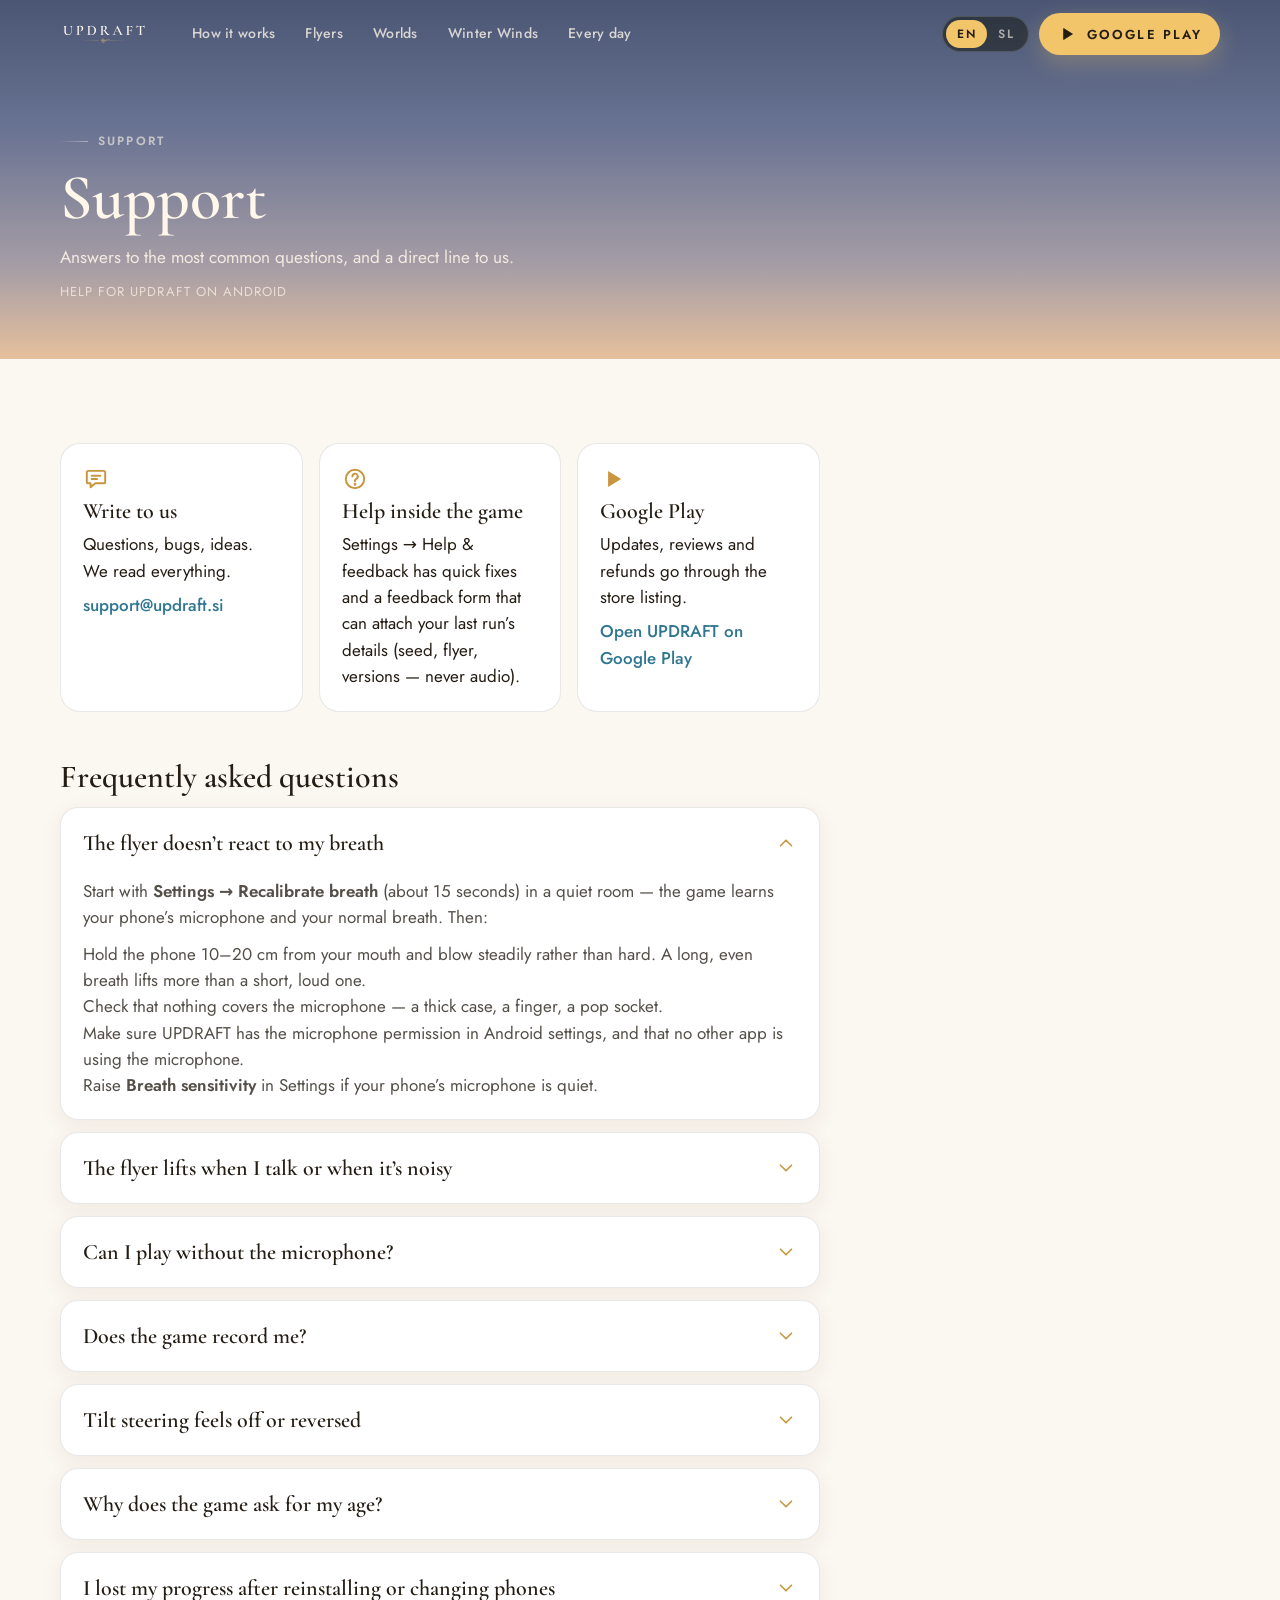
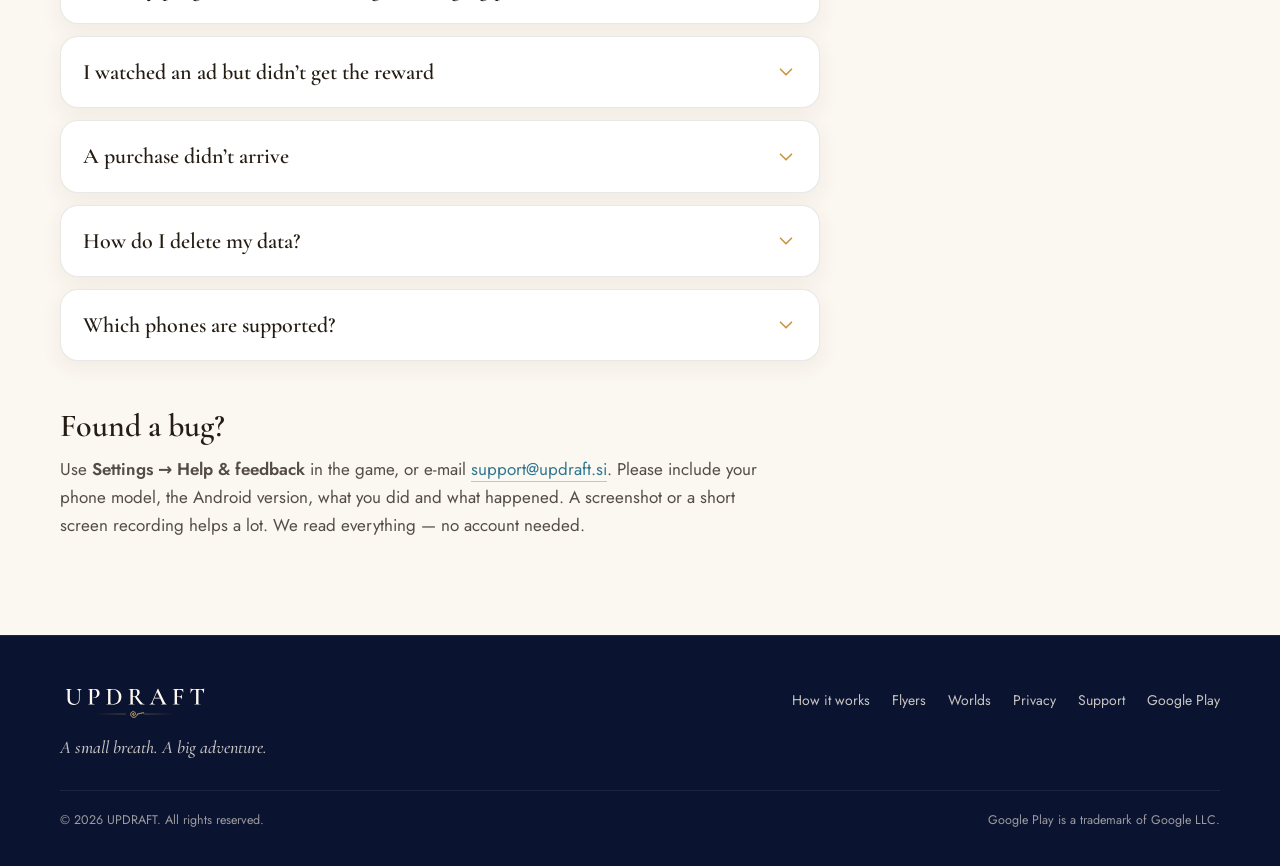
<file: support.html>
<!DOCTYPE html>
<html lang="en" class="no-js">
<head>
<meta charset="utf-8">
<meta name="viewport" content="width=device-width, initial-scale=1, viewport-fit=cover">
<title>Support — UPDRAFT</title>
<meta name="description" content="Help for UPDRAFT on Android: breath detection and calibration, Touch Mode, tilt steering, purchases, progress, ads and data deletion. Contact the team.">
<meta name="theme-color" content="#4A5674">
<meta property="og:title" content="Support — UPDRAFT">
<meta property="og:description" content="Answers to the most common questions about UPDRAFT, and a direct line to the team.">
<meta property="og:image" content="https://deniskorinsek.github.io/Updraft-Web/assets/brand/og.jpg">
<link rel="icon" href="assets/brand/favicon-32.png" sizes="32x32">
<link rel="icon" href="assets/brand/icon.svg" type="image/svg+xml">
<link rel="apple-touch-icon" href="assets/brand/apple-touch-icon.png">
<link rel="stylesheet" href="assets/fonts/fonts.css">
<link rel="stylesheet" href="css/site.css">
<script>document.documentElement.className = document.documentElement.className.replace('no-js', 'js');</script>
</head>
<body>
<svg xmlns="http://www.w3.org/2000/svg" style="display:none"><symbol id="i-mic" viewBox="0 0 24 24"><path d="M12,3.5 H12 A3,3 0 0 1 15,6.5 V11.5 A3,3 0 0 1 12,14.5 H12 A3,3 0 0 1 9,11.5 V6.5 A3,3 0 0 1 12,3.5 Z" fill="none" stroke="currentColor" stroke-width="1.8" stroke-linecap="round" stroke-linejoin="round"/><path d="M5.5 11.5a6.5 6.5 0 0 0 13 0M12 18v2.5M9 20.5h6" fill="none" stroke="currentColor" stroke-width="1.8" stroke-linecap="round" stroke-linejoin="round"/></symbol><symbol id="i-tilt" viewBox="0 0 24 24"><path d="M10,3.5 H14 A2,2 0 0 1 16,5.5 V16.5 A2,2 0 0 1 14,18.5 H10 A2,2 0 0 1 8,16.5 V5.5 A2,2 0 0 1 10,3.5 Z" fill="none" stroke="currentColor" stroke-width="1.8" stroke-linecap="round" stroke-linejoin="round"/><path d="M3.5 15a8.5 8.5 0 0 0 4.5 5.5M20.5 15a8.5 8.5 0 0 1-4.5 5.5" fill="none" stroke="currentColor" stroke-width="1.8" stroke-linecap="round" stroke-linejoin="round"/><path d="M11 15.5h2" fill="none" stroke="currentColor" stroke-width="1.8" stroke-linecap="round" stroke-linejoin="round"/></symbol><symbol id="i-wind" viewBox="0 0 24 24"><path d="M8.69,11.93 L8.59,11.82 L8.47,11.73 L8.32,11.67 L8.14,11.63 L7.95,11.64 L7.75,11.69 L7.55,11.78 L7.36,11.92 L7.2,12.11 L7.07,12.33 L6.97,12.59 L6.93,12.88 L6.95,13.18 L7.02,13.49 L7.16,13.79 L7.35,14.08 L7.61,14.33 L7.92,14.54 L8.28,14.69 L8.68,14.78 L9.1,14.8 L9.53,14.73 L9.95,14.58 L10.36,14.36 L10.72,14.05 L11.04,13.67 L11.28,13.23 L11.45,12.73 L11.53,12.2 L11.51,11.65 L11.39,11.1 L11.17,10.56 L10.85,10.06 L10.43,9.62 L9.92,9.24 L9.35,8.96 L8.72,8.78 L8.05,8.72 L7.37,8.78 L6.7,8.96 L6.05,9.26 L5.46,9.69 L4.94,10.22 L4.52,10.85 L4.21,11.56 L4.02,12.32 L3.98,13.13 L4.08,13.94 L4.32,14.73 L4.72,15.48 L5.24,16.17 L5.89,16.75 L6.65,17.22 L7.49,17.56 L8.4,17.74 L9.33,17.76 L10.27,17.61 L11.18,17.29 L12.04,16.81 L12.81,16.18 L13.46,15.41 L13.97,14.52 L14.32,13.54 L14.5,12.5 C17.3,12.5 19.3,9.5 22.5,10.1" fill="none" stroke="currentColor" stroke-width="1.8" stroke-linecap="round" stroke-linejoin="round"/></symbol><symbol id="i-wind_dust" viewBox="0 0 24 24"><path d="M12 3c.6 4.2 2.8 6.4 7 7-4.2.6-6.4 2.8-7 7-.6-4.2-2.8-6.4-7-7 4.2-.6 6.4-2.8 7-7z" fill="currentColor"/></symbol><symbol id="i-leaderboard" viewBox="0 0 24 24"><path d="M4 20V13h5v7M9 20V8.5h6V20M15 20v-9h5v9" fill="none" stroke="currentColor" stroke-width="1.8" stroke-linecap="round" stroke-linejoin="round"/><path d="M3 20h18" fill="none" stroke="currentColor" stroke-width="1.8" stroke-linecap="round" stroke-linejoin="round"/></symbol><symbol id="i-calendar" viewBox="0 0 24 24"><path d="M6.5,5.5 H17.5 A2.5,2.5 0 0 1 20,8.0 V17.5 A2.5,2.5 0 0 1 17.5,20.0 H6.5 A2.5,2.5 0 0 1 4,17.5 V8.0 A2.5,2.5 0 0 1 6.5,5.5 Z" fill="none" stroke="currentColor" stroke-width="1.8" stroke-linecap="round" stroke-linejoin="round"/><path d="M4 10h16M8.5 3.5v4M15.5 3.5v4" fill="none" stroke="currentColor" stroke-width="1.8" stroke-linecap="round" stroke-linejoin="round"/></symbol><symbol id="i-challenges" viewBox="0 0 24 24"><path d="M8 4h8v5a4 4 0 0 1-8 0V4z" fill="none" stroke="currentColor" stroke-width="1.8" stroke-linecap="round" stroke-linejoin="round"/><path d="M8 6H5.5a2.5 2.5 0 0 0 2.8 4M16 6h2.5a2.5 2.5 0 0 1-2.8 4" fill="none" stroke="currentColor" stroke-width="1.8" stroke-linecap="round" stroke-linejoin="round"/><path d="M12 13v4M8.5 20h7M10 17h4" fill="none" stroke="currentColor" stroke-width="1.8" stroke-linecap="round" stroke-linejoin="round"/></symbol><symbol id="i-collection" viewBox="0 0 24 24"><path d="M5.5,4 H9.5 A1.5,1.5 0 0 1 11,5.5 V9.5 A1.5,1.5 0 0 1 9.5,11 H5.5 A1.5,1.5 0 0 1 4,9.5 V5.5 A1.5,1.5 0 0 1 5.5,4 Z" fill="none" stroke="currentColor" stroke-width="1.8" stroke-linecap="round" stroke-linejoin="round"/><path d="M14.5,4 H18.5 A1.5,1.5 0 0 1 20,5.5 V9.5 A1.5,1.5 0 0 1 18.5,11 H14.5 A1.5,1.5 0 0 1 13,9.5 V5.5 A1.5,1.5 0 0 1 14.5,4 Z" fill="none" stroke="currentColor" stroke-width="1.8" stroke-linecap="round" stroke-linejoin="round"/><path d="M5.5,13 H9.5 A1.5,1.5 0 0 1 11,14.5 V18.5 A1.5,1.5 0 0 1 9.5,20 H5.5 A1.5,1.5 0 0 1 4,18.5 V14.5 A1.5,1.5 0 0 1 5.5,13 Z" fill="none" stroke="currentColor" stroke-width="1.8" stroke-linecap="round" stroke-linejoin="round"/><path d="M14.5,13 H18.5 A1.5,1.5 0 0 1 20,14.5 V18.5 A1.5,1.5 0 0 1 18.5,20 H14.5 A1.5,1.5 0 0 1 13,18.5 V14.5 A1.5,1.5 0 0 1 14.5,13 Z" fill="none" stroke="currentColor" stroke-width="1.8" stroke-linecap="round" stroke-linejoin="round"/></symbol><symbol id="i-trail" viewBox="0 0 24 24"><path d="M3.5 16.5c3.5 0 4.5-3 8-3s4.5 3 9 3" fill="none" stroke="currentColor" stroke-width="1.8" stroke-linecap="round" stroke-linejoin="round"/><path d="M3.5 11c3 0 4-2.2 7-2.2" fill="none" stroke="currentColor" stroke-width="1.4" stroke-linecap="round" stroke-linejoin="round"/><path d="M15.4,8.5 a1.6,1.6 0 1,0 3.2,0 a1.6,1.6 0 1,0 -3.2,0" fill="currentColor"/><path d="M18.9,12.5 a1.1,1.1 0 1,0 2.2,0 a1.1,1.1 0 1,0 -2.2,0" fill="currentColor"/></symbol><symbol id="i-badge" viewBox="0 0 24 24"><path d="M6.5,9.5 a5.5,5.5 0 1,0 11.0,0 a5.5,5.5 0 1,0 -11.0,0" fill="none" stroke="currentColor" stroke-width="1.8" stroke-linecap="round" stroke-linejoin="round"/><path d="M9 14.2L7.6 20.5l4.4-2.3 4.4 2.3-1.4-6.3" fill="none" stroke="currentColor" stroke-width="1.8" stroke-linecap="round" stroke-linejoin="round"/></symbol><symbol id="i-privacy" viewBox="0 0 24 24"><path d="M12 3l7 3v6c0 4-3 7-7 9-4-2-7-5-7-9V6z" fill="none" stroke="currentColor" stroke-width="1.8" stroke-linecap="round" stroke-linejoin="round"/><path d="M10.5,11.5 H13.5 A1,1 0 0 1 14.5,12.5 V15.0 A1,1 0 0 1 13.5,16.0 H10.5 A1,1 0 0 1 9.5,15.0 V12.5 A1,1 0 0 1 10.5,11.5 Z" fill="none" stroke="currentColor" stroke-width="1.8" stroke-linecap="round" stroke-linejoin="round"/><path d="M10.5 11.5v-1a1.5 1.5 0 0 1 3 0v1" fill="none" stroke="currentColor" stroke-width="1.8" stroke-linecap="round" stroke-linejoin="round"/></symbol><symbol id="i-touch" viewBox="0 0 24 24"><path d="M10 11V5.5a1.5 1.5 0 0 1 3 0v6" fill="none" stroke="currentColor" stroke-width="1.8" stroke-linecap="round" stroke-linejoin="round"/><path d="M13 10.5a1.5 1.5 0 0 1 3 0v1.5M16 11.2a1.5 1.5 0 0 1 3 .3V15a6 6 0 0 1-6 6h-1.2a6 6 0 0 1-4.6-2.2L4.8 15.6a1.5 1.5 0 0 1 2.3-1.9L10 16" fill="none" stroke="currentColor" stroke-width="1.8" stroke-linecap="round" stroke-linejoin="round"/></symbol><symbol id="i-download" viewBox="0 0 24 24"><path d="M12 4v11M7.5 10.5L12 15l4.5-4.5" fill="none" stroke="currentColor" stroke-width="1.8" stroke-linecap="round" stroke-linejoin="round"/><path d="M5 19.5h14" fill="none" stroke="currentColor" stroke-width="1.8" stroke-linecap="round" stroke-linejoin="round"/></symbol><symbol id="i-external" viewBox="0 0 24 24"><path d="M14 4h6v6M20 4l-8.5 8.5" fill="none" stroke="currentColor" stroke-width="1.8" stroke-linecap="round" stroke-linejoin="round"/><path d="M18 14v4.5a1.5 1.5 0 0 1-1.5 1.5h-11A1.5 1.5 0 0 1 4 18.5v-11A1.5 1.5 0 0 1 5.5 6H10" fill="none" stroke="currentColor" stroke-width="1.8" stroke-linecap="round" stroke-linejoin="round"/></symbol><symbol id="i-language" viewBox="0 0 24 24"><path d="M3.5,12 a8.5,8.5 0 1,0 17.0,0 a8.5,8.5 0 1,0 -17.0,0" fill="none" stroke="currentColor" stroke-width="1.8" stroke-linecap="round" stroke-linejoin="round"/><path d="M3.5 12h17M12 3.5c2.5 2.4 3.6 5.2 3.6 8.5s-1.1 6.1-3.6 8.5c-2.5-2.4-3.6-5.2-3.6-8.5S9.5 5.9 12 3.5z" fill="none" stroke="currentColor" stroke-width="1.8" stroke-linecap="round" stroke-linejoin="round"/></symbol><symbol id="i-close" viewBox="0 0 24 24"><path d="M6 6l12 12M18 6L6 18" fill="none" stroke="currentColor" stroke-width="1.8" stroke-linecap="round" stroke-linejoin="round"/></symbol><symbol id="i-chevron_right" viewBox="0 0 24 24"><path d="M9 6l6 6-6 6" fill="none" stroke="currentColor" stroke-width="1.8" stroke-linecap="round" stroke-linejoin="round"/></symbol><symbol id="i-chevron_down" viewBox="0 0 24 24"><path d="M6 9l6 6 6-6" fill="none" stroke="currentColor" stroke-width="1.8" stroke-linecap="round" stroke-linejoin="round"/></symbol><symbol id="i-play" viewBox="0 0 24 24"><path d="M8 5.5v13l10.5-6.5z" fill="currentColor"/></symbol><symbol id="i-help" viewBox="0 0 24 24"><path d="M3.5,12 a8.5,8.5 0 1,0 17.0,0 a8.5,8.5 0 1,0 -17.0,0" fill="none" stroke="currentColor" stroke-width="1.8" stroke-linecap="round" stroke-linejoin="round"/><path d="M9.6 9.6a2.5 2.5 0 1 1 3.6 2.2c-.8.4-1.2 1-1.2 1.8v.4" fill="none" stroke="currentColor" stroke-width="1.8" stroke-linecap="round" stroke-linejoin="round"/><path d="M12 16.6v.4" fill="none" stroke="currentColor" stroke-width="2.4" stroke-linecap="round" stroke-linejoin="round"/></symbol><symbol id="i-feedback" viewBox="0 0 24 24"><path d="M5 4.5h14A1.5 1.5 0 0 1 20.5 6v8.5A1.5 1.5 0 0 1 19 16h-7.5L7 19.5V16H5a1.5 1.5 0 0 1-1.5-1.5V6A1.5 1.5 0 0 1 5 4.5z" fill="none" stroke="currentColor" stroke-width="1.8" stroke-linecap="round" stroke-linejoin="round"/><path d="M8 9h8M8 12h5" fill="none" stroke="currentColor" stroke-width="1.8" stroke-linecap="round" stroke-linejoin="round"/></symbol><symbol id="i-mic_off" viewBox="0 0 24 24"><path d="M9 9V6.5a3 3 0 0 1 6 0v5" fill="none" stroke="currentColor" stroke-width="1.8" stroke-linecap="round" stroke-linejoin="round"/><path d="M5.5 11.5a6.5 6.5 0 0 0 10.8 4.9M18.5 11.5c0 .7-.1 1.4-.3 2M12 18v2.5M9 20.5h6" fill="none" stroke="currentColor" stroke-width="1.8" stroke-linecap="round" stroke-linejoin="round"/><path d="M4 4l16 16" fill="none" stroke="currentColor" stroke-width="1.8" stroke-linecap="round" stroke-linejoin="round"/></symbol><symbol id="i-snowflake" viewBox="0 0 24 24"><path d="M12 3v18M4.2 7.5l15.6 9M4.2 16.5l15.6-9" fill="none" stroke="currentColor" stroke-width="1.8" stroke-linecap="round" stroke-linejoin="round"/><path d="M9.5 4.5L12 6.5l2.5-2M9.5 19.5l2.5-2 2.5 2M4 10.6l3 .6-.9 3M20 13.4l-3-.6.9-3M4 13.4l3-.6-.9-3M20 10.6l-3 .6.9 3" fill="none" stroke="currentColor" stroke-width="1.8" stroke-linecap="round" stroke-linejoin="round"/></symbol><symbol id="i-gift" viewBox="0 0 24 24"><path d="M6.0,9.5 H18.0 A1.5,1.5 0 0 1 19.5,11.0 V18.5 A1.5,1.5 0 0 1 18.0,20.0 H6.0 A1.5,1.5 0 0 1 4.5,18.5 V11.0 A1.5,1.5 0 0 1 6.0,9.5 Z" fill="none" stroke="currentColor" stroke-width="1.8" stroke-linecap="round" stroke-linejoin="round"/><path d="M3.5 9.5h17M12 9.5V20" fill="none" stroke="currentColor" stroke-width="1.8" stroke-linecap="round" stroke-linejoin="round"/><path d="M12 9.5c-1.6-3.4-5.6-3.6-5.6-1.4 0 1.4 3 1.4 5.6 1.4zm0 0c1.6-3.4 5.6-3.6 5.6-1.4 0 1.4-3 1.4-5.6 1.4z" fill="none" stroke="currentColor" stroke-width="1.8" stroke-linecap="round" stroke-linejoin="round"/></symbol><symbol id="i-sleigh" viewBox="0 0 24 24"><path d="M3.5 16.5h13.5c2 0 3.5-1.3 3.5-3" fill="none" stroke="currentColor" stroke-width="1.8" stroke-linecap="round" stroke-linejoin="round"/><path d="M5.5 16.5c-1.8-1.6-2.4-4-1.8-6.4h6.8l2.2 3.4h4.8" fill="none" stroke="currentColor" stroke-width="1.8" stroke-linecap="round" stroke-linejoin="round"/><path d="M7 16.5v2.5M14 16.5v2.5M5 19h12.5" fill="none" stroke="currentColor" stroke-width="1.8" stroke-linecap="round" stroke-linejoin="round"/><path d="M17.5 3.5l.8 1.7 1.9.3-1.4 1.3.3 1.9-1.6-.9-1.7.9.4-1.9-1.4-1.3 1.9-.3z" fill="currentColor"/></symbol><symbol id="i-perfect" viewBox="0 0 24 24"><path d="M12 3c.6 4.2 2.8 6.4 7 7-4.2.6-6.4 2.8-7 7-.6-4.2-2.8-6.4-7-7 4.2-.6 6.4-2.8 7-7z" fill="none" stroke="currentColor" stroke-width="1.8" stroke-linecap="round" stroke-linejoin="round"/></symbol><symbol id="i-near_miss" viewBox="0 0 24 24"><path d="M13 21l4-9.5 4 9.5z" fill="none" stroke="currentColor" stroke-width="1.8" stroke-linecap="round" stroke-linejoin="round"/><path d="M2.5 15.5C6 12 10 9.4 15.2 8.4" fill="none" stroke="currentColor" stroke-width="1.8" stroke-linecap="round" stroke-linejoin="round"/><path d="M2.5 10.6c2.2-1.7 4.6-2.9 7.4-3.6" fill="none" stroke="currentColor" stroke-width="1.8" stroke-linecap="round" stroke-linejoin="round"/><path d="M16.3,7.8 a1.7,1.7 0 1,0 3.4,0 a1.7,1.7 0 1,0 -3.4,0" fill="currentColor"/></symbol><symbol id="i-missions" viewBox="0 0 24 24"><path d="M7.0,3.5 H17.0 A2.5,2.5 0 0 1 19.5,6.0 V18.0 A2.5,2.5 0 0 1 17.0,20.5 H7.0 A2.5,2.5 0 0 1 4.5,18.0 V6.0 A2.5,2.5 0 0 1 7.0,3.5 Z" fill="none" stroke="currentColor" stroke-width="1.8" stroke-linecap="round" stroke-linejoin="round"/><path d="M8.5 9l2 2 4-4M8.5 15.5h7" fill="none" stroke="currentColor" stroke-width="1.8" stroke-linecap="round" stroke-linejoin="round"/></symbol><symbol id="i-chest" viewBox="0 0 24 24"><path d="M6,10 H18 A2,2 0 0 1 20,12 V18 A2,2 0 0 1 18,20 H6 A2,2 0 0 1 4,18 V12 A2,2 0 0 1 6,10 Z" fill="none" stroke="currentColor" stroke-width="1.8" stroke-linecap="round" stroke-linejoin="round"/><path d="M3.5 6.8h17V10h-17z" fill="none" stroke="currentColor" stroke-width="1.8" stroke-linecap="round" stroke-linejoin="round"/><path d="M12 6.8V20" fill="none" stroke="currentColor" stroke-width="1.8" stroke-linecap="round" stroke-linejoin="round"/><path d="M12 6.8c-1.5-3-5-3.2-5-1.2 0 1.3 2.6 1.2 5 1.2zm0 0c1.5-3 5-3.2 5-1.2 0 1.3-2.6 1.2-5 1.2z" fill="none" stroke="currentColor" stroke-width="1.8" stroke-linecap="round" stroke-linejoin="round"/></symbol><symbol id="i-altitude" viewBox="0 0 24 24"><path d="M12 20V5M6.5 10.5L12 5l5.5 5.5" fill="none" stroke="currentColor" stroke-width="1.8" stroke-linecap="round" stroke-linejoin="round"/><path d="M5 20h14" fill="none" stroke="currentColor" stroke-width="1.8" stroke-linecap="round" stroke-linejoin="round"/></symbol><symbol id="i-feather" viewBox="0 0 24 24"><path d="M5 19C8.5 11 13 6.5 20 4c-1.2 6.5-5.5 11.5-12.6 13.6" fill="none" stroke="currentColor" stroke-width="1.8" stroke-linecap="round" stroke-linejoin="round"/><path d="M5 19l9-9" fill="none" stroke="currentColor" stroke-width="1.8" stroke-linecap="round" stroke-linejoin="round"/></symbol><symbol id="i-bubble" viewBox="0 0 24 24"><path d="M4,12 a8,8 0 1,0 16,0 a8,8 0 1,0 -16,0" fill="none" stroke="currentColor" stroke-width="1.8" stroke-linecap="round" stroke-linejoin="round"/><path d="M7.8 10a4.6 4.6 0 0 1 3-3.2" fill="none" stroke="currentColor" stroke-width="1.8" stroke-linecap="round" stroke-linejoin="round"/></symbol><symbol id="i-star" viewBox="0 0 24 24"><path d="M12 3.6l2.5 5.2 5.7.8-4.1 4 1 5.6-5.1-2.7-5.1 2.7 1-5.6-4.1-4 5.7-.8z" fill="none" stroke="currentColor" stroke-width="1.8" stroke-linecap="round" stroke-linejoin="round"/></symbol><symbol id="i-check" viewBox="0 0 24 24"><path d="M5 12.5l4.5 4.5L19 7.5" fill="none" stroke="currentColor" stroke-width="2.2" stroke-linecap="round" stroke-linejoin="round"/></symbol><symbol id="i-level" viewBox="0 0 24 24"><path d="M12 3.5l7.5 4.3v8.4L12 20.5l-7.5-4.3V7.8z" fill="none" stroke="currentColor" stroke-width="1.8" stroke-linecap="round" stroke-linejoin="round"/><path d="M9.5 12.5l2 2 3.5-4" fill="none" stroke="currentColor" stroke-width="1.8" stroke-linecap="round" stroke-linejoin="round"/></symbol><symbol id="i-gust_window" viewBox="0 0 24 24"><path d="M4.5,12 a7.5,7.5 0 1,0 15.0,0 a7.5,7.5 0 1,0 -15.0,0" fill="none" stroke="currentColor" stroke-width="1.4" stroke-linecap="round" stroke-linejoin="round"/><path d="M12 2.5v2M12 19.5v2M2.5 12h2M19.5 12h2" fill="none" stroke="currentColor" stroke-width="1.8" stroke-linecap="round" stroke-linejoin="round"/><path d="M12 8.6c.3 2 1.3 3 3.4 3.4-2 .3-3 1.3-3.4 3.4-.3-2-1.3-3-3.4-3.4 2-.3 3-1.3 3.4-3.4z" fill="currentColor"/></symbol><symbol id="i-slipstream" viewBox="0 0 24 24"><path d="M3 16c4-1 7-4 9-8s5-4.5 9-4.5" fill="none" stroke="currentColor" stroke-width="1.8" stroke-linecap="round" stroke-linejoin="round"/><path d="M3 20c4.5-.8 8-3.2 10.6-6.6" fill="none" stroke="currentColor" stroke-width="1.8" stroke-linecap="round" stroke-linejoin="round"/><path d="M3 12c2.6-.6 4.6-2 6-3.8" fill="none" stroke="currentColor" stroke-width="1.8" stroke-linecap="round" stroke-linejoin="round"/><path d="M17.5 2.4l3.5 1.1-2.4 2.8" fill="none" stroke="currentColor" stroke-width="1.8" stroke-linecap="round" stroke-linejoin="round"/></symbol><symbol id="i-shop" viewBox="0 0 24 24"><path d="M5 8h14l-1.2 11.5a1.5 1.5 0 0 1-1.5 1.5H7.7a1.5 1.5 0 0 1-1.5-1.5L5 8z" fill="none" stroke="currentColor" stroke-width="1.8" stroke-linecap="round" stroke-linejoin="round"/><path d="M9 8V6.5a3 3 0 0 1 6 0V8" fill="none" stroke="currentColor" stroke-width="1.8" stroke-linecap="round" stroke-linejoin="round"/></symbol><symbol id="i-ad" viewBox="0 0 24 24"><path d="M6,5 H18 A3,3 0 0 1 21,8 V16 A3,3 0 0 1 18,19 H6 A3,3 0 0 1 3,16 V8 A3,3 0 0 1 6,5 Z" fill="none" stroke="currentColor" stroke-width="1.8" stroke-linecap="round" stroke-linejoin="round"/><path d="M10 9.5v5l4.5-2.5z" fill="currentColor"/></symbol><symbol id="i-phone" viewBox="0 0 24 24"><path d="M9.2,3 H14.8 A2.2,2.2 0 0 1 17,5.2 V18.8 A2.2,2.2 0 0 1 14.8,21 H9.2 A2.2,2.2 0 0 1 7,18.8 V5.2 A2.2,2.2 0 0 1 9.2,3 Z" fill="none" stroke="currentColor" stroke-width="1.8" stroke-linecap="round" stroke-linejoin="round"/><path d="M11 18h2" fill="none" stroke="currentColor" stroke-width="1.8" stroke-linecap="round" stroke-linejoin="round"/></symbol><symbol id="i-calibrate" viewBox="0 0 24 24"><path d="M4.5,12 a7.5,7.5 0 1,0 15.0,0 a7.5,7.5 0 1,0 -15.0,0" fill="none" stroke="currentColor" stroke-width="1.8" stroke-linecap="round" stroke-linejoin="round"/><path d="M9,12 a3,3 0 1,0 6,0 a3,3 0 1,0 -6,0" fill="none" stroke="currentColor" stroke-width="1.8" stroke-linecap="round" stroke-linejoin="round"/><path d="M12 2.5v3M12 18.5v3M2.5 12h3M18.5 12h3" fill="none" stroke="currentColor" stroke-width="1.8" stroke-linecap="round" stroke-linejoin="round"/></symbol><symbol id="i-trash" viewBox="0 0 24 24"><path d="M4.5 7h15M9.5 7V5h5v2" fill="none" stroke="currentColor" stroke-width="1.8" stroke-linecap="round" stroke-linejoin="round"/><path d="M6.5 7l1 12.5h9l1-12.5" fill="none" stroke="currentColor" stroke-width="1.8" stroke-linecap="round" stroke-linejoin="round"/><path d="M10.2 10.5v6M13.8 10.5v6" fill="none" stroke="currentColor" stroke-width="1.8" stroke-linecap="round" stroke-linejoin="round"/></symbol><symbol id="i-cloud_off" viewBox="0 0 24 24"><path d="M7 18.5a4.5 4.5 0 0 1-.5-9 6 6 0 0 1 11.6 1.6 3.7 3.7 0 0 1-.6 7.4z" fill="none" stroke="currentColor" stroke-width="1.8" stroke-linecap="round" stroke-linejoin="round"/><path d="M4 4l16 16" fill="none" stroke="currentColor" stroke-width="1.8" stroke-linecap="round" stroke-linejoin="round"/></symbol><symbol id="i-sound_on" viewBox="0 0 24 24"><path d="M4 9.5h3.5L12 5.5v13l-4.5-4H4z" fill="none" stroke="currentColor" stroke-width="1.8" stroke-linecap="round" stroke-linejoin="round"/><path d="M15.5 9a4 4 0 0 1 0 6M18 6.5a7.5 7.5 0 0 1 0 11" fill="none" stroke="currentColor" stroke-width="1.8" stroke-linecap="round" stroke-linejoin="round"/></symbol><symbol id="i-music_on" viewBox="0 0 24 24"><path d="M9 18V6l10-2v12" fill="none" stroke="currentColor" stroke-width="1.8" stroke-linecap="round" stroke-linejoin="round"/><path d="M4.0,18 a2.5,2.5 0 1,0 5.0,0 a2.5,2.5 0 1,0 -5.0,0" fill="none" stroke="currentColor" stroke-width="1.8" stroke-linecap="round" stroke-linejoin="round"/><path d="M14.0,16 a2.5,2.5 0 1,0 5.0,0 a2.5,2.5 0 1,0 -5.0,0" fill="none" stroke="currentColor" stroke-width="1.8" stroke-linecap="round" stroke-linejoin="round"/></symbol><symbol id="i-hand" viewBox="0 0 24 24"><path d="M8 12V6.5a1.4 1.4 0 0 1 2.8 0V11M10.8 10.5V5.2a1.4 1.4 0 0 1 2.8 0v5.3M13.6 10.5V6.4a1.4 1.4 0 0 1 2.8 0V14a6 6 0 0 1-6 6h-.4a5 5 0 0 1-4.1-2.2L3.6 14a1.5 1.5 0 0 1 2.3-1.9L8 14" fill="none" stroke="currentColor" stroke-width="1.8" stroke-linecap="round" stroke-linejoin="round"/></symbol><symbol id="i-info" viewBox="0 0 24 24"><path d="M3.5,12 a8.5,8.5 0 1,0 17.0,0 a8.5,8.5 0 1,0 -17.0,0" fill="none" stroke="currentColor" stroke-width="1.8" stroke-linecap="round" stroke-linejoin="round"/><path d="M12 11v5.2" fill="none" stroke="currentColor" stroke-width="1.8" stroke-linecap="round" stroke-linejoin="round"/><path d="M12 7.6v.4" fill="none" stroke="currentColor" stroke-width="2.4" stroke-linecap="round" stroke-linejoin="round"/></symbol><symbol id="i-crown" viewBox="0 0 24 24"><path d="M4 17.5L3 8l5 4 4-6.5 4 6.5 5-4-1 9.5z" fill="none" stroke="currentColor" stroke-width="1.8" stroke-linecap="round" stroke-linejoin="round"/><path d="M5 20.5h14" fill="none" stroke="currentColor" stroke-width="1.8" stroke-linecap="round" stroke-linejoin="round"/></symbol><symbol id="i-friends" viewBox="0 0 24 24"><path d="M5.8,8.5 a3.2,3.2 0 1,0 6.4,0 a3.2,3.2 0 1,0 -6.4,0" fill="none" stroke="currentColor" stroke-width="1.8" stroke-linecap="round" stroke-linejoin="round"/><path d="M3.5 19.5c.6-3.2 2.8-5 5.5-5s4.9 1.8 5.5 5" fill="none" stroke="currentColor" stroke-width="1.8" stroke-linecap="round" stroke-linejoin="round"/><path d="M15.2 5.6a3.1 3.1 0 0 1 0 5.8M17.5 14.8c1.6.7 2.6 2.3 3 4.7" fill="none" stroke="currentColor" stroke-width="1.8" stroke-linecap="round" stroke-linejoin="round"/></symbol><symbol id="i-share" viewBox="0 0 24 24"><path d="M12 4v11M7.5 8.5L12 4l4.5 4.5" fill="none" stroke="currentColor" stroke-width="1.8" stroke-linecap="round" stroke-linejoin="round"/><path d="M5 13v5.5A1.5 1.5 0 0 0 6.5 20h11a1.5 1.5 0 0 0 1.5-1.5V13" fill="none" stroke="currentColor" stroke-width="1.8" stroke-linecap="round" stroke-linejoin="round"/></symbol><symbol id="i-warning" viewBox="0 0 24 24"><path d="M12 4.2L21 19.5H3z" fill="none" stroke="currentColor" stroke-width="1.8" stroke-linecap="round" stroke-linejoin="round"/><path d="M12 10v4.2" fill="none" stroke="currentColor" stroke-width="1.8" stroke-linecap="round" stroke-linejoin="round"/><path d="M12 16.8v.4" fill="none" stroke="currentColor" stroke-width="2.4" stroke-linecap="round" stroke-linejoin="round"/></symbol><symbol id="i-refresh" viewBox="0 0 24 24"><path d="M19 12a7 7 0 1 1-2.05-4.95" fill="none" stroke="currentColor" stroke-width="1.8" stroke-linecap="round" stroke-linejoin="round"/><path d="M19 4.5v3.6h-3.6" fill="none" stroke="currentColor" stroke-width="1.8" stroke-linecap="round" stroke-linejoin="round"/></symbol><symbol id="i-wifi_off" viewBox="0 0 24 24"><path d="M3.5 9a13 13 0 0 1 4.6-2.7M12 6a13 13 0 0 1 8.5 3" fill="none" stroke="currentColor" stroke-width="1.8" stroke-linecap="round" stroke-linejoin="round"/><path d="M6.5 12.5a8 8 0 0 1 3-1.8M15.5 11a8 8 0 0 1 2 1.5" fill="none" stroke="currentColor" stroke-width="1.8" stroke-linecap="round" stroke-linejoin="round"/><path d="M9.5 15.8a4 4 0 0 1 5 0" fill="none" stroke="currentColor" stroke-width="1.8" stroke-linecap="round" stroke-linejoin="round"/><path d="M4 4l16 16" fill="none" stroke="currentColor" stroke-width="1.8" stroke-linecap="round" stroke-linejoin="round"/></symbol><symbol id="i-eye" viewBox="0 0 24 24"><path d="M2.5 12s3.5-6.5 9.5-6.5S21.5 12 21.5 12 18 18.5 12 18.5 2.5 12 2.5 12z" fill="none" stroke="currentColor" stroke-width="1.8" stroke-linecap="round" stroke-linejoin="round"/><path d="M9,12 a3,3 0 1,0 6,0 a3,3 0 1,0 -6,0" fill="none" stroke="currentColor" stroke-width="1.8" stroke-linecap="round" stroke-linejoin="round"/></symbol><symbol id="i-settings" viewBox="0 0 24 24"><path d="M4 7h10M18 7h2M4 17h4M12 17h8" fill="none" stroke="currentColor" stroke-width="1.8" stroke-linecap="round" stroke-linejoin="round"/><path d="M14,7 a2,2 0 1,0 4,0 a2,2 0 1,0 -4,0" fill="none" stroke="currentColor" stroke-width="1.8" stroke-linecap="round" stroke-linejoin="round"/><path d="M8,17 a2,2 0 1,0 4,0 a2,2 0 1,0 -4,0" fill="none" stroke="currentColor" stroke-width="1.8" stroke-linecap="round" stroke-linejoin="round"/></symbol><symbol id="i-link" viewBox="0 0 24 24"><path d="M10.5 13.5a3.5 3.5 0 0 0 5 0l3-3a3.5 3.5 0 0 0-5-5l-1 1" fill="none" stroke="currentColor" stroke-width="1.8" stroke-linecap="round" stroke-linejoin="round"/><path d="M13.5 10.5a3.5 3.5 0 0 0-5 0l-3 3a3.5 3.5 0 0 0 5 5l1-1" fill="none" stroke="currentColor" stroke-width="1.8" stroke-linecap="round" stroke-linejoin="round"/></symbol><symbol id="i-menu" viewBox="0 0 24 24"><path d="M4 7h16M4 12h16M4 17h16" fill="none" stroke="currentColor" stroke-width="1.8" stroke-linecap="round"/></symbol></svg>
<header class="nav" id="nav">
  <div class="wrap">
    <a class="nav-brand" href="index.html" aria-label="UPDRAFT"><img src="assets/brand/wordmark.svg" alt="UPDRAFT" width="1200" height="300"></a>
    <nav class="nav-links" aria-label="Sections"><a href="index.html#how" data-i18n="nav.how">How it works</a><a href="index.html#flyers" data-i18n="nav.flyers">Flyers</a><a href="index.html#worlds" data-i18n="nav.worlds">Worlds</a><a href="index.html#winter" data-i18n="nav.winter">Winter Winds</a><a href="index.html#daily" data-i18n="nav.daily">Every day</a></nav>
    <div class="nav-right">
      <div class="lang" role="group" aria-label="Language">
        <button type="button" data-lang-set="en" aria-pressed="true" lang="en">EN</button>
        <button type="button" data-lang-set="sl" aria-pressed="false" lang="sl">SL</button>
      </div>
      <a class="btn btn-primary btn-sm btn-nav" href="https://play.google.com/store/apps/details?id=si.updraft" data-play rel="noopener"><svg class="icon" aria-hidden="true"><use href="#i-play"/></svg><span data-i18n="nav.cta">Google Play</span></a>
      <button class="nav-menu" id="menu-btn" type="button" aria-expanded="false" aria-controls="menu" aria-label="Menu"><svg class="icon" aria-hidden="true"><use href="#i-menu"/></svg></button>
    </div>
  </div>
  <div class="nav-progress" aria-hidden="true"><span class="np-bar" id="np-bar"></span><img class="np-feather" id="np-feather" src="assets/flyers/feather_white.svg" alt="" width="217" height="113"></div>
</header>
<div class="nav-sheet" id="menu">
  <a href="index.html#how" data-i18n="nav.how">How it works</a><a href="index.html#flyers" data-i18n="nav.flyers">Flyers</a><a href="index.html#worlds" data-i18n="nav.worlds">Worlds</a><a href="index.html#winter" data-i18n="nav.winter">Winter Winds</a><a href="index.html#daily" data-i18n="nav.daily">Every day</a>
  <a class="btn btn-primary" href="https://play.google.com/store/apps/details?id=si.updraft" data-play rel="noopener"><svg class="icon" aria-hidden="true"><use href="#i-play"/></svg><span data-i18n="hero.cta">Get it on Google Play</span></a>
</div>

<main>
<section class="page-hero">
  <div class="wrap">
    <span class="eyebrow" data-i18n="footer.support">Support</span>
    <h1 data-i18n="page.support.title">Support</h1>
    <p class="lead" data-i18n="page.support.lead">Answers to the most common questions, and a direct line to us.</p>
    <p class="meta" data-i18n="page.support.meta">Help for UPDRAFT on Android</p>
  </div>
</section>

<section class="page-body">
  <div class="wrap">

    <div data-lang="en">
      <div class="contact">
        <div class="contact-card"><svg class="icon" aria-hidden="true"><use href="#i-feedback"/></svg><h3>Write to us</h3><p>Questions, bugs, ideas. We read everything.</p><a data-email href="mailto:support@updraft.si">support@updraft.si</a></div>
        <div class="contact-card"><svg class="icon" aria-hidden="true"><use href="#i-help"/></svg><h3>Help inside the game</h3><p>Settings → Help &amp; feedback has quick fixes and a feedback form that can attach your last run’s details (seed, flyer, versions — never audio).</p></div>
        <div class="contact-card"><svg class="icon" aria-hidden="true"><use href="#i-play"/></svg><h3>Google Play</h3><p>Updates, reviews and refunds go through the store listing.</p><a href="https://play.google.com/store/apps/details?id=si.updraft" data-play rel="noopener">Open UPDRAFT on Google Play</a></div>
      </div>

      <div class="prose" style="margin-top:48px"><h2>Frequently asked questions</h2></div>
      <div class="faq">
        <details open>
          <summary>The flyer doesn’t react to my breath<svg class="icon" aria-hidden="true"><use href="#i-chevron_down"/></svg></summary>
          <div class="ans">
            <p>Start with <b>Settings → Recalibrate breath</b> (about 15 seconds) in a quiet room — the game learns your phone’s microphone and your normal breath. Then:</p>
            <ul>
              <li>Hold the phone 10–20 cm from your mouth and blow steadily rather than hard. A long, even breath lifts more than a short, loud one.</li>
              <li>Check that nothing covers the microphone — a thick case, a finger, a pop socket.</li>
              <li>Make sure UPDRAFT has the microphone permission in Android settings, and that no other app is using the microphone.</li>
              <li>Raise <b>Breath sensitivity</b> in Settings if your phone’s microphone is quiet.</li>
            </ul>
          </div>
        </details>
        <details>
          <summary>The flyer lifts when I talk or when it’s noisy<svg class="icon" aria-hidden="true"><use href="#i-chevron_down"/></svg></summary>
          <div class="ans"><p>Recalibrate in the place where you usually play, so the game learns the background noise, and lower <b>Breath sensitivity</b> a notch. Breath has a very different sound from speech, but a loud room can still fool the detector.</p></div>
        </details>
        <details>
          <summary>Can I play without the microphone?<svg class="icon" aria-hidden="true"><use href="#i-chevron_down"/></svg></summary>
          <div class="ans"><p>Yes. <b>Touch Mode</b> plays the whole game by touch: hold anywhere in the lower part of the screen to lift, tap for a Gust, and steer by tilting or dragging. Switch between runs in Settings or when the game offers it. Touch runs have their own leaderboards, so the comparison stays fair.</p></div>
        </details>
        <details>
          <summary>Does the game record me?<svg class="icon" aria-hidden="true"><use href="#i-chevron_down"/></svg></summary>
          <div class="ans"><p>No. The microphone is only open while you fly, the sound is turned into a few numbers on your phone, and the audio is discarded immediately. Nothing is stored or sent anywhere. The <a href="privacy.html">privacy policy</a> has the details.</p></div>
        </details>
        <details>
          <summary>Tilt steering feels off or reversed<svg class="icon" aria-hidden="true"><use href="#i-chevron_down"/></svg></summary>
          <div class="ans">
            <ul>
              <li>Hold the phone the way you like to play and choose <b>Recenter tilt</b> in the pause menu or in Settings. That position becomes neutral; it works upright, reclined or lying down.</li>
              <li>Adjust <b>Tilt sensitivity</b> or switch on <b>Invert tilt</b> in Settings.</li>
              <li>If your phone has no tilt sensor, the game offers swipe steering automatically: drag left or right anywhere to steer.</li>
            </ul>
          </div>
        </details>
        <details>
          <summary>Why does the game ask for my age?<svg class="icon" aria-hidden="true"><use href="#i-chevron_down"/></svg></summary>
          <div class="ans"><p>We ask once so that ads and privacy settings are set up correctly for younger players. Your answer stays on the device and is not sent to us.</p></div>
        </details>
        <details>
          <summary>I lost my progress after reinstalling or changing phones<svg class="icon" aria-hidden="true"><use href="#i-chevron_down"/></svg></summary>
          <div class="ans">
            <ul>
              <li>Progress comes back through <b>Android Auto Backup</b> when backups are on for your Google account and the new phone restores from them.</li>
              <li>Purchases are tied to your Google account: open the shop and tap <b>Restore purchases</b>.</li>
              <li>Achievements come back when you sign in to Google Play Games.</li>
            </ul>
          </div>
        </details>
        <details>
          <summary>I watched an ad but didn’t get the reward<svg class="icon" aria-hidden="true"><use href="#i-chevron_down"/></svg></summary>
          <div class="ans"><p>A reward is granted when the ad network confirms you watched the whole ad; closing early gives nothing. If the connection dropped or the app was interrupted, the reward is granted the next time the game can confirm it. Still missing? Write to us with the time, your device and what you were doing, and we will sort it out.</p></div>
        </details>
        <details>
          <summary>A purchase didn’t arrive<svg class="icon" aria-hidden="true"><use href="#i-chevron_down"/></svg></summary>
          <div class="ans"><p>Some payment methods take a while to clear; the item shows as pending until Google confirms it. After that, <b>Restore purchases</b> in the shop brings it in. If it is still missing after a day, send us the Google Play order number.</p></div>
        </details>
        <details>
          <summary>How do I delete my data?<svg class="icon" aria-hidden="true"><use href="#i-chevron_down"/></svg></summary>
          <div class="ans"><p><b>Settings → Privacy → Delete my data</b> removes your progress and scores from the phone and creates a new install ID. Purchases stay restorable. For Google Play Games data use the Play Games app; for anything else, e-mail us.</p></div>
        </details>
        <details>
          <summary>Which phones are supported?<svg class="icon" aria-hidden="true"><use href="#i-chevron_down"/></svg></summary>
          <div class="ans"><p>Android 10 or newer with a microphone. Tilt steering needs a rotation or gravity sensor; phones without one steer by swiping. Tablets and foldables are supported in portrait.</p></div>
        </details>
      </div>

      <div class="prose" style="margin-top:48px">
        <h2>Found a bug?</h2>
        <p>Use <b>Settings → Help &amp; feedback</b> in the game, or e-mail <a data-email href="mailto:support@updraft.si">support@updraft.si</a>. Please include your phone model, the Android version, what you did and what happened. A screenshot or a short screen recording helps a lot. We read everything — no account needed.</p>
      </div>
    </div>

    <div data-lang="sl" hidden>
      <div class="contact">
        <div class="contact-card"><svg class="icon" aria-hidden="true"><use href="#i-feedback"/></svg><h3>Piši nam</h3><p>Vprašanja, napake, ideje. Vse preberemo.</p><a data-email href="mailto:support@updraft.si">support@updraft.si</a></div>
        <div class="contact-card"><svg class="icon" aria-hidden="true"><use href="#i-help"/></svg><h3>Pomoč v igri</h3><p>Nastavitve → Pomoč in povratne informacije ima hitre rešitve in obrazec, ki lahko priloži podatke o tvoji zadnji vožnji (seme, letalec, različice – nikoli zvok).</p></div>
        <div class="contact-card"><svg class="icon" aria-hidden="true"><use href="#i-play"/></svg><h3>Google Play</h3><p>Posodobitve, ocene in vračila potekajo prek trgovine.</p><a href="https://play.google.com/store/apps/details?id=si.updraft" data-play rel="noopener">Odpri UPDRAFT v Google Play</a></div>
      </div>

      <div class="prose" style="margin-top:48px"><h2>Pogosta vprašanja</h2></div>
      <div class="faq">
        <details open>
          <summary>Letalec se ne odziva na moj dih<svg class="icon" aria-hidden="true"><use href="#i-chevron_down"/></svg></summary>
          <div class="ans">
            <p>Začni z <b>Nastavitve → Ponovno umeri dih</b> (približno 15 sekund) v tihem prostoru – igra se nauči mikrofona tvojega telefona in tvojega običajnega diha. Nato:</p>
            <ul>
              <li>Telefon drži 10–20 cm od ust in pihaj enakomerno, ne močno. Dolg, enakomeren dih dvigne več kot kratek in glasen.</li>
              <li>Preveri, da mikrofona nič ne prekriva – debel ovitek, prst, držalo.</li>
              <li>Prepričaj se, da ima UPDRAFT v nastavitvah Androida dovoljenje za mikrofon in da mikrofona ne uporablja druga aplikacija.</li>
              <li>Če je mikrofon tvojega telefona tih, v nastavitvah zvišaj <b>občutljivost diha</b>.</li>
            </ul>
          </div>
        </details>
        <details>
          <summary>Letalec se dvigne, ko govorim ali ko je hrupno<svg class="icon" aria-hidden="true"><use href="#i-chevron_down"/></svg></summary>
          <div class="ans"><p>Ponovno umeri dih tam, kjer običajno igraš, da se igra nauči hrupa v ozadju, in za stopnjo znižaj <b>občutljivost diha</b>. Dih zveni zelo drugače kot govor, a glasen prostor lahko detektor vseeno zmede.</p></div>
        </details>
        <details>
          <summary>Lahko igram brez mikrofona?<svg class="icon" aria-hidden="true"><use href="#i-chevron_down"/></svg></summary>
          <div class="ans"><p>Da. <b>Dotikalni način</b> omogoča igranje celotne igre z dotikom: za vzgon pridrži kjer koli v spodnjem delu zaslona, tapni za sunek, krmari z nagibanjem ali vlečenjem. Preklopiš med vožnjami v nastavitvah ali ko ti igra to ponudi. Dotikalne vožnje imajo svoje lestvice, da ostane primerjava poštena.</p></div>
        </details>
        <details>
          <summary>Me igra snema?<svg class="icon" aria-hidden="true"><use href="#i-chevron_down"/></svg></summary>
          <div class="ans"><p>Ne. Mikrofon je odprt samo med letom, zvok se na telefonu pretvori v nekaj številk, posnetek pa se takoj zavrže. Nič se ne shranjuje ali pošilja. Podrobnosti so v <a href="privacy.html">politiki zasebnosti</a>.</p></div>
        </details>
        <details>
          <summary>Krmarjenje z nagibom je čudno ali obrnjeno<svg class="icon" aria-hidden="true"><use href="#i-chevron_down"/></svg></summary>
          <div class="ans">
            <ul>
              <li>Telefon drži tako, kot rad igraš, in izberi <b>Ponastavi nagib</b> v meniju premora ali v nastavitvah. Ta položaj postane nevtralen; deluje pokonci, naslonjen ali leže.</li>
              <li>V nastavitvah prilagodi <b>občutljivost nagiba</b> ali vklopi <b>Obrni nagib</b>.</li>
              <li>Če telefon nima senzorja nagiba, igra samodejno ponudi krmarjenje z drsanjem: za krmarjenje povleci levo ali desno kjer koli.</li>
            </ul>
          </div>
        </details>
        <details>
          <summary>Zakaj me igra vpraša za starost?<svg class="icon" aria-hidden="true"><use href="#i-chevron_down"/></svg></summary>
          <div class="ans"><p>Vprašamo enkrat, da so oglasi in nastavitve zasebnosti pravilno nastavljeni za mlajše igralce. Tvoj odgovor ostane na napravi in se nam ne pošilja.</p></div>
        </details>
        <details>
          <summary>Po ponovni namestitvi ali menjavi telefona sem izgubil napredek<svg class="icon" aria-hidden="true"><use href="#i-chevron_down"/></svg></summary>
          <div class="ans">
            <ul>
              <li>Napredek se vrne prek <b>Android Auto Backup</b>, če so varnostne kopije za tvoj Googlov račun vklopljene in se nov telefon obnovi iz njih.</li>
              <li>Nakupi so vezani na tvoj Googlov račun: odpri trgovino in tapni <b>Obnovi nakupe</b>.</li>
              <li>Dosežki se vrnejo, ko se prijaviš v Google Play Games.</li>
            </ul>
          </div>
        </details>
        <details>
          <summary>Gledal sem oglas, nagrade pa nisem dobil<svg class="icon" aria-hidden="true"><use href="#i-chevron_down"/></svg></summary>
          <div class="ans"><p>Nagrada se podeli, ko oglasno omrežje potrdi, da si si ogledal cel oglas; predčasno zapiranje ne da ničesar. Če je povezava padla ali je bila aplikacija prekinjena, se nagrada podeli naslednjič, ko jo igra lahko potrdi. Še vedno manjka? Piši nam s časom, napravo in tem, kaj si počel, pa bomo uredili.</p></div>
        </details>
        <details>
          <summary>Nakup ni prispel<svg class="icon" aria-hidden="true"><use href="#i-chevron_down"/></svg></summary>
          <div class="ans"><p>Nekateri načini plačila potrebujejo nekaj časa; predmet je prikazan kot čakajoč, dokler ga Google ne potrdi. Potem ga <b>Obnovi nakupe</b> v trgovini prinese v igro. Če ga po enem dnevu še vedno ni, nam pošlji številko naročila Google Play.</p></div>
        </details>
        <details>
          <summary>Kako izbrišem svoje podatke?<svg class="icon" aria-hidden="true"><use href="#i-chevron_down"/></svg></summary>
          <div class="ans"><p><b>Nastavitve → Zasebnost → Izbriši moje podatke</b> odstrani tvoj napredek in rezultate s telefona ter ustvari nov ID namestitve. Nakupi ostanejo obnovljivi. Za podatke Google Play Games uporabi aplikacijo Play Games; za vse ostalo nam piši.</p></div>
        </details>
        <details>
          <summary>Kateri telefoni so podprti?<svg class="icon" aria-hidden="true"><use href="#i-chevron_down"/></svg></summary>
          <div class="ans"><p>Android 10 ali novejši z mikrofonom. Krmarjenje z nagibom potrebuje senzor vrtenja ali težnosti; telefoni brez njega krmarijo z drsanjem. Tablice in zložljivi telefoni so podprti v pokončnem načinu.</p></div>
        </details>
      </div>

      <div class="prose" style="margin-top:48px">
        <h2>Si našel napako?</h2>
        <p>Uporabi <b>Nastavitve → Pomoč in povratne informacije</b> v igri ali piši na <a data-email href="mailto:support@updraft.si">support@updraft.si</a>. Prosimo, navedi model telefona, različico Androida, kaj si naredil in kaj se je zgodilo. Posnetek zaslona ali kratek videoposnetek zelo pomaga. Vse preberemo – račun ni potreben.</p>
      </div>
    </div>

  </div>
</section>
</main>

<footer class="footer">
  <div class="wrap">
    <div class="footer-brand">
      <img src="assets/brand/wordmark.svg" alt="UPDRAFT" width="1200" height="300">
      <p data-i18n="hero.title">A small breath. A big adventure.</p>
    </div>
    <nav class="footer-links" aria-label="Footer">
      <a href="index.html#how" data-i18n="nav.how">How it works</a>
      <a href="index.html#flyers" data-i18n="nav.flyers">Flyers</a>
      <a href="index.html#worlds" data-i18n="nav.worlds">Worlds</a>
      <a href="privacy.html" data-i18n="footer.privacy">Privacy</a>
      <a href="support.html" data-i18n="footer.support">Support</a>
      <a href="https://play.google.com/store/apps/details?id=si.updraft" data-play rel="noopener">Google Play</a>
    </nav>
    <div class="footer-legal">
      <span data-i18n="footer.copy">© 2026 UPDRAFT. All rights reserved.</span>
      <span data-i18n="footer.tm">Google Play is a trademark of Google LLC.</span>
    </div>
  </div>
</footer>
<script src="js/config.js"></script>
<script src="js/strings.js"></script>
<script src="js/site.js"></script>
</body>
</html>
</file>
<file: assets/fonts/fonts.css>
@font-face{font-family:'Cormorant Garamond';font-style:normal;font-weight:500;font-display:swap;src:url('cormorant-garamond-latin-500-normal.woff2') format('woff2');unicode-range:U+0000-00FF, U+0131, U+0152-0153, U+02BB-02BC, U+02C6, U+02DA, U+02DC, U+0304, U+0308, U+0329, U+2000-206F, U+20AC, U+2122, U+2191, U+2193, U+2212, U+2215, U+FEFF, U+FFFD}
@font-face{font-family:'Cormorant Garamond';font-style:normal;font-weight:500;font-display:swap;src:url('cormorant-garamond-latin-ext-500-normal.woff2') format('woff2');unicode-range:U+0100-02BA, U+02BD-02C5, U+02C7-02CC, U+02CE-02D7, U+02DD-02FF, U+0304, U+0308, U+0329, U+1D00-1DBF, U+1E00-1E9F, U+1EF2-1EFF, U+2020, U+20A0-20AB, U+20AD-20C0, U+2113, U+2C60-2C7F, U+A720-A7FF}
@font-face{font-family:'Cormorant Garamond';font-style:normal;font-weight:600;font-display:swap;src:url('cormorant-garamond-latin-600-normal.woff2') format('woff2');unicode-range:U+0000-00FF, U+0131, U+0152-0153, U+02BB-02BC, U+02C6, U+02DA, U+02DC, U+0304, U+0308, U+0329, U+2000-206F, U+20AC, U+2122, U+2191, U+2193, U+2212, U+2215, U+FEFF, U+FFFD}
@font-face{font-family:'Cormorant Garamond';font-style:normal;font-weight:600;font-display:swap;src:url('cormorant-garamond-latin-ext-600-normal.woff2') format('woff2');unicode-range:U+0100-02BA, U+02BD-02C5, U+02C7-02CC, U+02CE-02D7, U+02DD-02FF, U+0304, U+0308, U+0329, U+1D00-1DBF, U+1E00-1E9F, U+1EF2-1EFF, U+2020, U+20A0-20AB, U+20AD-20C0, U+2113, U+2C60-2C7F, U+A720-A7FF}
@font-face{font-family:'Cormorant Garamond';font-style:italic;font-weight:500;font-display:swap;src:url('cormorant-garamond-latin-500-italic.woff2') format('woff2');unicode-range:U+0000-00FF, U+0131, U+0152-0153, U+02BB-02BC, U+02C6, U+02DA, U+02DC, U+0304, U+0308, U+0329, U+2000-206F, U+20AC, U+2122, U+2191, U+2193, U+2212, U+2215, U+FEFF, U+FFFD}
@font-face{font-family:'Cormorant Garamond';font-style:italic;font-weight:500;font-display:swap;src:url('cormorant-garamond-latin-ext-500-italic.woff2') format('woff2');unicode-range:U+0100-02BA, U+02BD-02C5, U+02C7-02CC, U+02CE-02D7, U+02DD-02FF, U+0304, U+0308, U+0329, U+1D00-1DBF, U+1E00-1E9F, U+1EF2-1EFF, U+2020, U+20A0-20AB, U+20AD-20C0, U+2113, U+2C60-2C7F, U+A720-A7FF}
@font-face{font-family:'Cormorant Garamond';font-style:italic;font-weight:600;font-display:swap;src:url('cormorant-garamond-latin-600-italic.woff2') format('woff2');unicode-range:U+0000-00FF, U+0131, U+0152-0153, U+02BB-02BC, U+02C6, U+02DA, U+02DC, U+0304, U+0308, U+0329, U+2000-206F, U+20AC, U+2122, U+2191, U+2193, U+2212, U+2215, U+FEFF, U+FFFD}
@font-face{font-family:'Cormorant Garamond';font-style:italic;font-weight:600;font-display:swap;src:url('cormorant-garamond-latin-ext-600-italic.woff2') format('woff2');unicode-range:U+0100-02BA, U+02BD-02C5, U+02C7-02CC, U+02CE-02D7, U+02DD-02FF, U+0304, U+0308, U+0329, U+1D00-1DBF, U+1E00-1E9F, U+1EF2-1EFF, U+2020, U+20A0-20AB, U+20AD-20C0, U+2113, U+2C60-2C7F, U+A720-A7FF}
@font-face{font-family:'Jost';font-style:normal;font-weight:400;font-display:swap;src:url('jost-latin-400-normal.woff2') format('woff2');unicode-range:U+0000-00FF, U+0131, U+0152-0153, U+02BB-02BC, U+02C6, U+02DA, U+02DC, U+0304, U+0308, U+0329, U+2000-206F, U+20AC, U+2122, U+2191, U+2193, U+2212, U+2215, U+FEFF, U+FFFD}
@font-face{font-family:'Jost';font-style:normal;font-weight:400;font-display:swap;src:url('jost-latin-ext-400-normal.woff2') format('woff2');unicode-range:U+0100-02BA, U+02BD-02C5, U+02C7-02CC, U+02CE-02D7, U+02DD-02FF, U+0304, U+0308, U+0329, U+1D00-1DBF, U+1E00-1E9F, U+1EF2-1EFF, U+2020, U+20A0-20AB, U+20AD-20C0, U+2113, U+2C60-2C7F, U+A720-A7FF}
@font-face{font-family:'Jost';font-style:normal;font-weight:500;font-display:swap;src:url('jost-latin-500-normal.woff2') format('woff2');unicode-range:U+0000-00FF, U+0131, U+0152-0153, U+02BB-02BC, U+02C6, U+02DA, U+02DC, U+0304, U+0308, U+0329, U+2000-206F, U+20AC, U+2122, U+2191, U+2193, U+2212, U+2215, U+FEFF, U+FFFD}
@font-face{font-family:'Jost';font-style:normal;font-weight:500;font-display:swap;src:url('jost-latin-ext-500-normal.woff2') format('woff2');unicode-range:U+0100-02BA, U+02BD-02C5, U+02C7-02CC, U+02CE-02D7, U+02DD-02FF, U+0304, U+0308, U+0329, U+1D00-1DBF, U+1E00-1E9F, U+1EF2-1EFF, U+2020, U+20A0-20AB, U+20AD-20C0, U+2113, U+2C60-2C7F, U+A720-A7FF}
@font-face{font-family:'Jost';font-style:normal;font-weight:600;font-display:swap;src:url('jost-latin-600-normal.woff2') format('woff2');unicode-range:U+0000-00FF, U+0131, U+0152-0153, U+02BB-02BC, U+02C6, U+02DA, U+02DC, U+0304, U+0308, U+0329, U+2000-206F, U+20AC, U+2122, U+2191, U+2193, U+2212, U+2215, U+FEFF, U+FFFD}
@font-face{font-family:'Jost';font-style:normal;font-weight:600;font-display:swap;src:url('jost-latin-ext-600-normal.woff2') format('woff2');unicode-range:U+0100-02BA, U+02BD-02C5, U+02C7-02CC, U+02CE-02D7, U+02DD-02FF, U+0304, U+0308, U+0329, U+1D00-1DBF, U+1E00-1E9F, U+1EF2-1EFF, U+2020, U+20A0-20AB, U+20AD-20C0, U+2113, U+2C60-2C7F, U+A720-A7FF}
</file>
<file: css/site.css>
/* ==========================================================================
   UPDRAFT — promo site
   Tokens come from the design package v1.3 (design/tokens/design-tokens.json).
   Layout: one continuous evening sky. The hero is the dusk menu sky; each
   section below it is a little later and a little higher, down to the stars.
   ========================================================================== */

:root {
  /* colour tokens */
  --gold: #F2C56B; --gold-light: #FFE3A3; --gold-pale: #FFF1CF; --gold-deep: #C9963F;
  --brass: #D4AF37; --brass-hi: #F6E3A1; --brass-lo: #9C7524;
  --cream: #FFF7EA; --ivory: #FFF8EE; --paper: #FBF7F1;
  --ink: #241D14; --ink-soft: #2B2416; --ink-teal: #1E3A3C;
  --night: #0A1330; --navy: #142250; --navy-2: #213567; --navy-3: #2C4377;
  --red: #C8323A; --red-deep: #9C2129; --amber: #FFB15C;
  --teal: #2F7690; --teal-light: #9ADCEA; --aurora: #7BF2D6; --aurora-violet: #B394FF;
  --success: #8FD6A8; --error: #F07C6E;
  /* dusk sky (theme.dusk) */
  --dusk-1: #4A5674; --dusk-2: #687292; --dusk-3: #A79EA6; --dusk-4: #E6C09C; --dusk-5: #F8D9A6;
  /* glass surfaces (dark sections) */
  --surface: rgba(22, 18, 14, .42); --surface-strong: rgba(20, 24, 16, .62);
  --surface-border: rgba(255, 248, 238, .16); --nav: rgba(16, 20, 12, .72); --nav-solid: rgba(18, 21, 14, .9);
  /* text on dark */
  --fg: var(--cream); --fg-2: rgba(255, 247, 234, .78); --fg-3: rgba(255, 247, 234, .6);
  --accent: var(--gold); --on-accent: var(--ink);
  /* type */
  --font-display: 'Cormorant Garamond', 'Cormorant', Georgia, 'Times New Roman', serif;
  --font-body: 'Jost', 'Futura', 'Avenir Next', 'Segoe UI', system-ui, sans-serif;
  /* shape + motion */
  --r-sm: 10px; --r-md: 14px; --r-lg: 18px; --r-xl: 24px; --r-pill: 999px;
  --ease: cubic-bezier(.2, 0, 0, 1); --ease-out: cubic-bezier(0, 0, 0, 1);
  --shadow-card: 0 8px 24px rgba(10, 8, 6, .22); --glow-gold: 0 10px 30px rgba(242, 197, 107, .35);
  /* layout */
  --gutter: clamp(16px, 4vw, 40px); --max: 1160px; --nav-h: 68px;
  color-scheme: dark;
}

/* registered colours can be transitioned: the Worlds sky eases from biome to biome instead of snapping (a fast scroll used to strobe it) */
@property --sky-a { syntax: '<color>'; inherits: true; initial-value: #7FB4D9; }
@property --sky-b { syntax: '<color>'; inherits: true; initial-value: #B9D7E6; }
@property --sky-c { syntax: '<color>'; inherits: true; initial-value: #F4E3C2; }
@property --sky-d { syntax: '<color>'; inherits: true; initial-value: #F8D9A6; }

/* light sections (the warm band after sunset) */
.light { --fg: var(--ink); --fg-2: rgba(36, 29, 20, .76); --fg-3: rgba(36, 29, 20, .58);
  --surface: rgba(30, 58, 60, .30); --surface-strong: rgba(20, 52, 60, .55); --surface-border: rgba(255, 255, 255, .45);
  color: var(--fg); color-scheme: light; }

/* --------------------------------------------------------------------------
   base
   -------------------------------------------------------------------------- */
*, *::before, *::after { box-sizing: border-box; }
html { -webkit-text-size-adjust: 100%; scroll-behavior: smooth; }
@media (prefers-reduced-motion: reduce) { html { scroll-behavior: auto; } }
body { margin: 0; background: var(--night); color: var(--fg); font-family: var(--font-body); font-size: 17px; line-height: 1.55;
  -webkit-font-smoothing: antialiased; overflow-x: hidden; }
img, svg, video { max-width: 100%; height: auto; display: block; }
a { color: inherit; text-decoration: none; }
button { font: inherit; color: inherit; background: none; border: 0; padding: 0; cursor: pointer; }
h1, h2, h3, h4 { margin: 0; font-family: var(--font-display); font-weight: 600; line-height: 1.08; text-wrap: balance; font-variant-numeric: lining-nums; }
p { margin: 0; }
ul, ol { margin: 0; padding: 0; list-style: none; }
.sr-only { position: absolute; width: 1px; height: 1px; overflow: hidden; clip: rect(0 0 0 0); white-space: nowrap; }
:focus-visible { outline: 2px solid var(--gold); outline-offset: 3px; border-radius: 4px; }
::selection { background: rgba(242, 197, 107, .45); color: var(--ink); }
.icon { width: 1.25em; height: 1.25em; fill: none; stroke: currentColor; flex: none; }
.icon path, .icon circle, .icon rect, .icon line, .icon polyline, .icon polygon { vector-effect: non-scaling-stroke; }

.wrap { width: min(100% - 2 * var(--gutter), var(--max)); margin-inline: auto; }
.section { position: relative; padding-block: clamp(72px, 10vw, 128px); }
.eyebrow { font-size: 12px; font-weight: 600; letter-spacing: .18em; text-transform: uppercase; color: var(--fg-3); display: inline-flex; align-items: center; gap: 10px; }
.eyebrow::before { content: ""; width: 28px; height: 1px; background: linear-gradient(90deg, transparent, currentColor); opacity: .7; }
.h2 { font-size: clamp(34px, 5vw, 56px); letter-spacing: -.005em; margin-top: 14px; }
.h3 { font-size: clamp(24px, 2.6vw, 30px); }
.lead { font-size: clamp(17px, 1.35vw, 20px); color: var(--fg-2); max-width: 62ch; text-wrap: pretty; }
.sec-head { display: grid; gap: 16px; max-width: 760px; }
.sec-head .lead { margin-top: 4px; }
.italic { font-family: var(--font-display); font-style: italic; font-weight: 500; }
.num { font-variant-numeric: tabular-nums lining-nums; }

/* buttons */
.btn { display: inline-flex; align-items: center; justify-content: center; gap: 10px; min-height: 54px; padding: 0 28px; border-radius: var(--r-pill);
  font-weight: 600; font-size: 15px; letter-spacing: .2em; text-transform: uppercase; line-height: 1; white-space: nowrap;
  transition: transform .25s var(--ease), box-shadow .25s var(--ease), background-color .25s var(--ease), color .25s var(--ease); }
.btn .icon { width: 20px; height: 20px; }
.btn-primary { background: var(--gold); color: var(--ink); box-shadow: 0 8px 24px rgba(242, 197, 107, .28); }
.btn-primary:hover { background: var(--gold-light); transform: translateY(-2px); box-shadow: 0 14px 34px rgba(242, 197, 107, .4); }
.btn-primary:active { transform: translateY(0); }
.btn-ghost { background: var(--surface-strong); color: var(--cream); border: 1px solid var(--surface-border); }
.btn-ghost:hover { background: rgba(20, 24, 16, .76); transform: translateY(-2px); }
.light .btn-ghost { color: var(--cream); }
.btn-sm { min-height: 42px; padding: 0 18px; font-size: 13px; letter-spacing: .16em; }

/* --------------------------------------------------------------------------
   navigation
   -------------------------------------------------------------------------- */
.nav { position: fixed; inset: 0 0 auto 0; z-index: 50; height: var(--nav-h); display: flex; align-items: center; transition: background-color .4s var(--ease), box-shadow .4s var(--ease); }
.nav.is-solid { background: var(--nav-solid); box-shadow: 0 1px 0 rgba(255, 248, 238, .08); }
/* the only blur on the site: the bar over scrolling content, and only on pointer devices (phones composite it every frame) */
@media (hover: hover) { .nav.is-solid { background: var(--nav); backdrop-filter: blur(18px) saturate(1.2); -webkit-backdrop-filter: blur(18px) saturate(1.2); } }
.nav .wrap { display: flex; align-items: center; gap: 24px; }
.nav-brand { display: inline-flex; align-items: center; }
.nav-brand img { height: 22px; width: auto; }
.nav-links { display: flex; gap: 6px; margin-left: 8px; }
.nav-links a { padding: 8px 12px; border-radius: var(--r-pill); font-size: 14px; font-weight: 500; letter-spacing: .02em; color: var(--fg-2); transition: color .2s, background-color .2s; }
.nav-links a:hover { color: var(--cream); background: rgba(255, 248, 238, .08); }
.nav-right { margin-left: auto; display: flex; align-items: center; gap: 10px; }
.lang { display: inline-flex; border: 1px solid var(--surface-border); border-radius: var(--r-pill); padding: 3px; background: rgba(16, 20, 12, .5); }
.lang button { padding: 5px 11px; border-radius: var(--r-pill); font-size: 12px; font-weight: 600; letter-spacing: .12em; color: var(--fg-3); transition: background-color .25s var(--ease), color .25s var(--ease); }
.lang button[aria-pressed="true"] { background: var(--gold); color: var(--ink); }
.nav-menu { display: none; width: 44px; height: 44px; border-radius: 50%; align-items: center; justify-content: center; color: var(--cream); }
.nav-menu .icon { width: 26px; height: 26px; }
.nav-sheet { display: none; }
/* scroll progress: a small feather rides a gold line under the bar */
.nav-progress { position: absolute; left: 0; right: 0; bottom: 0; height: 2px; pointer-events: none; opacity: 0; transition: opacity .4s var(--ease); }
.nav.is-solid .nav-progress { opacity: 1; }
.np-bar { position: absolute; inset: 0; transform-origin: 0 50%; transform: scaleX(0); background: linear-gradient(90deg, rgba(242, 197, 107, 0), var(--gold) 25%, #FFE3A3 80%, #FFFFFF); box-shadow: 0 0 10px rgba(255, 214, 130, .7); }
.np-feather { position: absolute; left: 0; top: 50%; width: 32px; height: auto; transform: translate3d(-16px, -50%, 0) rotate(-12deg); filter: drop-shadow(0 0 6px rgba(255, 230, 180, .8)) drop-shadow(0 2px 3px rgba(0, 0, 0, .35)); will-change: transform; }
@media (max-width: 900px) {
  .nav-links, .nav .btn-nav { display: none; }
  .nav-menu { display: inline-flex; }
  .nav-sheet { display: block; position: fixed; inset: var(--nav-h) 0 auto 0; z-index: 49; padding: 10px var(--gutter) 22px; background: rgba(16, 20, 12, .96);
    transform: translateY(-12px); opacity: 0; pointer-events: none; transition: opacity .3s var(--ease), transform .3s var(--ease); border-bottom: 1px solid rgba(255, 248, 238, .08); }
  .nav-sheet.is-open { transform: none; opacity: 1; pointer-events: auto; }
  .nav-sheet a { display: block; padding: 13px 4px; border-bottom: 1px solid rgba(255, 248, 238, .08); font-family: var(--font-display); font-size: 24px; font-weight: 600; }
  .nav-sheet a.btn { display: flex; margin-top: 16px; width: 100%; font-family: var(--font-body); font-size: 14px; font-weight: 600; border-bottom: 0; }
}

/* --------------------------------------------------------------------------
   hero — a living golden-hour sky with a free-flying, playable feather
   Sky colours: Sunset + High Sky biome stops; light leaks: iridescent tokens.
   -------------------------------------------------------------------------- */
.hero { --fw: clamp(170px, 15.5vw, 250px); position: relative; overflow: hidden; isolation: isolate; min-height: 100svh; display: flex; align-items: center;
  padding-top: calc(var(--nav-h) + 20px); padding-bottom: 36px; background: #4B4B83; }

/* sky */
.sky { position: absolute; inset: 0; z-index: 0; pointer-events: none; overflow: hidden; }
.sky-layer { position: absolute; inset: 0; }
.sky-gold { background: linear-gradient(180deg, #2F3368 0%, #4A4A84 15%, #76598F 31%, #B26E92 46%, #E2867E 60%, #F4A672 72%, #F8C88A 84%, #FFE2A8 100%); }
.sky-dusk { opacity: 0; background: linear-gradient(180deg, #1E2250 0%, #3C3F66 20%, #6A5A80 42%, #A86E86 62%, #D98A70 82%, #F0A070 100%); }
.sky-night { opacity: 0; background: linear-gradient(180deg, #060B20 0%, #0E1530 26%, #24305C 56%, #4B4F86 82%, #8E7FA6 100%); }
.sky-stars { opacity: 0; background: url("../assets/world/stars.svg") center top / 640px auto repeat; }
/* light leaks: four soft discs painted into one slowly drifting layer (no blend modes: they cost a full-screen pass per frame) */
.leaks { position: absolute; inset: 0; will-change: transform; animation: leak 26s ease-in-out infinite alternate; }
.leak { position: absolute; border-radius: 50%; }
.leak-1 { width: 62vw; height: 62vw; left: -20vw; top: -26vw; background: radial-gradient(closest-side, rgba(255, 166, 204, .56), rgba(255, 166, 204, 0)); }
.leak-2 { width: 48vw; height: 48vw; right: -12vw; top: -18vw; background: radial-gradient(closest-side, rgba(186, 170, 255, .54), rgba(186, 170, 255, 0)); }
.leak-3 { width: 54vw; height: 54vw; left: 26vw; top: 34%; background: radial-gradient(closest-side, rgba(255, 184, 104, .48), rgba(255, 184, 104, 0)); }
.leak-4 { width: 28vw; height: 28vw; right: 2vw; top: 20%; background: radial-gradient(closest-side, rgba(150, 242, 232, .36), rgba(150, 242, 232, 0)); }
@keyframes leak { from { transform: translate3d(0, 0, 0) scale(1); } to { transform: translate3d(5vw, 4vh, 0) scale(1.14); } }
.sun { position: absolute; left: 72%; top: 66%; width: min(92vw, 1040px); aspect-ratio: 1; transform: translate(-50%, -50%); transition: opacity .6s linear; }
.sun-core { position: absolute; inset: 0; border-radius: 50%; animation: sun-breathe 9s ease-in-out infinite;
  background: radial-gradient(closest-side, rgba(255, 251, 236, 1) 0%, rgba(255, 238, 196, .9) 8%, rgba(255, 208, 146, .5) 20%, rgba(247, 160, 112, .2) 42%, rgba(247, 160, 112, 0) 70%); }
.sun-rays { position: absolute; inset: 0; border-radius: 50%; animation: rays 120s linear infinite;
  background: repeating-conic-gradient(from 0deg, rgba(255, 240, 205, 0) 0deg, rgba(255, 240, 205, .17) 3.5deg, rgba(255, 240, 205, 0) 7deg, rgba(255, 240, 205, 0) 15deg);
  -webkit-mask: radial-gradient(closest-side, #000 6%, rgba(0, 0, 0, .55) 30%, transparent 72%); mask: radial-gradient(closest-side, #000 6%, rgba(0, 0, 0, .55) 30%, transparent 72%); }
@keyframes rays { to { transform: rotate(360deg); } }
@keyframes sun-breathe { 0%, 100% { transform: scale(1); opacity: .94; } 50% { transform: scale(1.05); opacity: 1; } }

/* clouds: wrappers move with the climb, images drift */
.hero-clouds { position: absolute; inset: 0; z-index: 1; pointer-events: none; }
.cl { position: absolute; left: var(--l); top: var(--t, auto); bottom: var(--b, auto); width: var(--w); opacity: var(--o, .97); will-change: transform; }
.cl img { width: 100%; height: auto; animation: drift var(--dd, 90s) ease-in-out infinite alternate; }
.cl:not(.cl-bank) img { filter: sepia(.3) saturate(1.5) hue-rotate(-18deg) brightness(1.03); }
.cl-bank img { filter: drop-shadow(0 18px 30px rgba(130, 60, 70, .2)); }
@keyframes drift { from { transform: translateX(-3%); } to { transform: translateX(4%); } }
.hero-fx { position: absolute; inset: 0; z-index: 2; width: 100%; height: 100%; pointer-events: none; }

/* layout */
.hero-grid { position: relative; display: grid; grid-template-columns: minmax(0, 1.02fr) minmax(0, .98fr); gap: clamp(24px, 4vw, 64px); align-items: center; }
.hero-copy { position: relative; z-index: 4; display: grid; gap: 22px; max-width: 580px; }
.hero-copy::before { content: ""; position: absolute; inset: -16% -20% -16% -30%; z-index: -1; pointer-events: none;
  background: radial-gradient(closest-side, rgba(32, 22, 60, .36), rgba(32, 22, 60, .18) 55%, rgba(32, 22, 60, 0)); }
.hero-word { position: relative; display: block; width: min(100%, 460px); }
.hero-word img { width: 100%; height: auto; filter: drop-shadow(0 4px 22px rgba(40, 20, 70, .35)); }
.hero-word::after { content: ""; position: absolute; inset: 0; pointer-events: none;
  -webkit-mask: url("../assets/brand/wordmark.svg") center / 100% 100% no-repeat; mask: url("../assets/brand/wordmark.svg") center / 100% 100% no-repeat;
  background: linear-gradient(105deg, rgba(255, 255, 255, 0) 42%, rgba(255, 238, 200, .9) 48.5%, #FFFFFF 50%, rgba(255, 238, 200, .9) 51.5%, rgba(255, 255, 255, 0) 58%) 120% 0 / 300% 100% no-repeat;
  animation: sheen 7.5s var(--ease) 1.6s 3; }
@keyframes sheen { 0% { background-position: 120% 0; } 32%, 100% { background-position: -20% 0; } }
.hc-title { font-size: clamp(34px, 4.6vw, 56px); font-weight: 500; font-style: italic; color: var(--cream); text-shadow: 0 2px 18px rgba(30, 24, 40, .4); }
@supports ((-webkit-background-clip: text) or (background-clip: text)) {
  .hc-title { color: transparent; -webkit-background-clip: text; background-clip: text; text-shadow: none; filter: drop-shadow(0 2px 14px rgba(30, 20, 56, .5));
    background-image: linear-gradient(100deg, #FFF7EA 0%, #FFF7EA 38%, #FFE3A3 46%, #FFFFFF 50%, #FFD1E2 54%, #FFF7EA 62%, #FFF7EA 100%); background-size: 300% 100%; background-position: 120% 0; }
  .hero .hc-title.in-3 { animation: rise 1.1s var(--ease) .24s both, shimmer 9s linear 2.2s 3; }
}
@keyframes shimmer { from { background-position: 120% 0; } to { background-position: -20% 0; } }
.hero .lead { color: rgba(255, 247, 234, .9); text-shadow: 0 1px 14px rgba(30, 20, 56, .45); max-width: 48ch; }
.hero-cta { display: flex; flex-wrap: wrap; gap: 12px; margin-top: 4px; }
.hero-cta .btn-primary { position: relative; }
.hero-cta .btn-primary::after { content: ""; position: absolute; inset: 0; z-index: -1; border-radius: inherit; pointer-events: none; opacity: 0; will-change: opacity;
  box-shadow: 0 10px 34px rgba(255, 214, 130, .62), 0 0 0 6px rgba(255, 227, 163, .12); animation: glow 3.2s ease-in-out 2s infinite; }
@keyframes glow { 0%, 100% { opacity: 0; } 50% { opacity: 1; } }
.hero .btn-ghost { background: rgba(30, 20, 50, .52); border-color: rgba(255, 248, 238, .26); }
.hero .btn-ghost:hover { background: rgba(30, 20, 50, .66); }
.hero-trust { display: flex; flex-wrap: wrap; gap: 8px; font-size: 12.5px; letter-spacing: .04em; color: var(--cream); }
.hero-trust li { display: inline-flex; align-items: center; gap: 7px; padding: 7px 12px; border-radius: var(--r-pill); background: rgba(30, 20, 50, .46); border: 1px solid rgba(255, 248, 238, .2); }
.hero-trust .icon { width: 16px; height: 16px; color: var(--gold); }

/* the flight zone (no box: the feather flies in the open sky) */
.zone { position: relative; height: min(76svh, 700px); min-height: 460px; border-radius: 28px; touch-action: pan-y; user-select: none; -webkit-user-select: none; -webkit-touch-callout: none; cursor: grab; }
.zone.is-blowing { cursor: grabbing; }
.zone:focus-visible { outline: 2px solid rgba(255, 227, 163, .8); outline-offset: 4px; }
.zone-top { position: absolute; z-index: 4; top: 2%; left: 0; right: 0; text-align: center; pointer-events: none; display: grid; justify-items: center; }
.zone-bottom { position: absolute; z-index: 4; left: 0; right: 0; bottom: 2%; display: flex; align-items: center; justify-content: center; gap: 10px; }
.hud-alt { text-align: center; font-family: var(--font-display); font-weight: 600; font-size: clamp(44px, 5.4vw, 66px); line-height: 1; color: var(--cream); text-shadow: 0 2px 16px rgba(30, 20, 56, .5); }
.hud-alt small { font-family: var(--font-body); font-weight: 500; font-size: .36em; margin-left: .18em; vertical-align: .34em; letter-spacing: .02em; }
.hud-rule { position: relative; width: min(72%, 320px); height: 2px; margin-top: 12px; border-radius: 2px; background: linear-gradient(90deg, rgba(255, 248, 238, 0), rgba(255, 248, 238, .5), rgba(255, 248, 238, 0)); }
.hud-rule span { position: absolute; inset: -1px 0; border-radius: 2px; transform: scaleX(0); background: linear-gradient(90deg, rgba(255, 210, 120, 0), #FFE3A3 22%, #FFFFFF 50%, #FFE3A3 78%, rgba(255, 210, 120, 0)); box-shadow: 0 0 14px rgba(255, 214, 130, .9); }
.hud-label { margin-top: 12px; font-size: 12px; font-weight: 500; letter-spacing: .18em; text-transform: uppercase; color: rgba(255, 247, 234, .9); text-shadow: 0 1px 10px rgba(30, 20, 56, .5); min-height: 1.3em; transition: color .3s; padding-inline: 8px; }
.hud-label.is-live { color: var(--gold-light); }
.hud-best { margin-top: 6px; font-size: 11.5px; font-weight: 600; letter-spacing: .14em; text-transform: uppercase; color: var(--gold-light); text-shadow: 0 1px 8px rgba(30, 20, 56, .5); }
.hud-banner { margin-top: 10px; min-height: 1.2em; font-family: var(--font-display); font-style: italic; font-weight: 500; font-size: clamp(26px, 2.6vw, 34px); line-height: 1.2; color: #FFFFFF; opacity: 0; text-shadow: 0 2px 16px rgba(30, 20, 56, .55), 0 0 24px rgba(255, 214, 150, .5); }
.hud-banner.is-on { animation: banner 2.6s var(--ease) forwards; }
@keyframes banner { 0% { opacity: 0; transform: translateY(10px) scale(.97); } 14% { opacity: 1; transform: none; } 74% { opacity: 1; transform: none; } 100% { opacity: 0; transform: translateY(-8px); } }
.skins { display: flex; align-items: center; gap: 5px; padding: 5px; border-radius: var(--r-pill); background: rgba(28, 18, 46, .62); border: 1px solid rgba(255, 248, 238, .2); box-shadow: 0 8px 24px rgba(30, 14, 40, .25); }
.skins-label { padding: 0 8px 0 12px; font-size: 11px; font-weight: 600; letter-spacing: .16em; text-transform: uppercase; color: rgba(255, 247, 234, .8); white-space: nowrap; }
.skin { width: 40px; height: 40px; border-radius: 50%; display: inline-flex; align-items: center; justify-content: center; padding: 5px; background: rgba(255, 248, 238, .08); border: 1.5px solid transparent; transition: transform .25s var(--ease), border-color .25s, background-color .25s, box-shadow .25s; }
.skin img { width: 100%; height: 100%; object-fit: contain; transform: rotate(-24deg) scale(1.15); }
.skin:hover { transform: translateY(-3px); background: rgba(255, 248, 238, .18); }
.skin[aria-checked="true"] { border-color: var(--gold); background: rgba(242, 197, 107, .2); box-shadow: 0 0 0 3px rgba(242, 197, 107, .2), 0 0 18px rgba(255, 214, 130, .45); }
.hud-mic { width: 50px; height: 50px; flex: none; border-radius: 50%; display: inline-flex; align-items: center; justify-content: center; background: rgba(28, 18, 46, .62); border: 1.5px solid rgba(242, 197, 107, .6); color: var(--gold); transition: background-color .25s var(--ease), transform .25s var(--ease), color .25s; }
.hud-mic:hover { transform: translateY(-2px); }
.hud-mic[aria-pressed="true"] { background: var(--gold); color: var(--ink); animation: mic-live 1.6s ease-in-out infinite; }
@keyframes mic-live { 0%, 100% { box-shadow: 0 0 0 0 rgba(242, 197, 107, .5); } 50% { box-shadow: 0 0 0 10px rgba(242, 197, 107, 0); } }
.hud-mic .icon { width: 24px; height: 24px; }

/* the feather and its effects (hero coordinates, moved by js/site.js) */
.hf { --glow: rgba(255, 236, 200, .6); position: absolute; left: 0; top: 0; z-index: 5; width: var(--fw); aspect-ratio: 217 / 113; pointer-events: none; will-change: transform;
  filter: drop-shadow(0 0 14px var(--glow)) drop-shadow(0 16px 18px rgba(60, 26, 50, .28)); }
.hf img { position: absolute; inset: 0; width: 100%; height: 100%; opacity: 0; }
.hf img.is-on { opacity: 1; }
.hf-ring { position: absolute; left: 0; top: 0; z-index: 5; width: calc(var(--fw) * 1.25); aspect-ratio: 180 / 140; pointer-events: none; opacity: 0; transition: opacity .3s var(--ease); will-change: transform; }
.hf-ring img { width: 100%; height: 100%; animation: spin-slow 6s linear infinite; }
.hf-ring.is-on { opacity: 1; }
@keyframes spin-slow { to { transform: rotate(360deg); } }
.hf-pulse { --px: -999px; --py: -999px; position: absolute; left: 0; top: 0; z-index: 5; width: calc(var(--fw) * 1.1); aspect-ratio: 1; margin: calc(var(--fw) * -.55) 0 0 calc(var(--fw) * -.55); border-radius: 50%;
  border: 2px solid rgba(255, 240, 205, .95); box-shadow: 0 0 26px rgba(255, 214, 150, .65), inset 0 0 20px rgba(255, 214, 150, .45); opacity: 0; pointer-events: none; transform: translate3d(var(--px), var(--py), 0); }
.hf-pulse.go { animation: pulse .9s var(--ease-out) forwards; }
@keyframes pulse { from { opacity: .95; transform: translate3d(var(--px), var(--py), 0) scale(.35); } to { opacity: 0; transform: translate3d(var(--px), var(--py), 0) scale(1.9); } }
.hf-pop { --px: -999px; --py: -999px; position: absolute; left: 0; top: 0; z-index: 6; font-size: clamp(16px, 1.6vw, 22px); font-weight: 600; letter-spacing: .3em; text-transform: uppercase; color: #FFFFFF; white-space: nowrap;
  text-shadow: 0 2px 12px rgba(40, 20, 60, .55), 0 0 22px rgba(255, 214, 150, .85); opacity: 0; pointer-events: none; transform: translate3d(var(--px), var(--py), 0) translateX(-50%); }
.hf-pop.go { animation: pop 1.4s var(--ease) forwards; }
@keyframes pop { 0% { opacity: 0; transform: translate3d(var(--px), var(--py), 0) translateX(-50%) scale(.85); } 18% { opacity: 1; transform: translate3d(var(--px), var(--py), 0) translate(-50%, -14px) scale(1.06); } 75% { opacity: 1; } 100% { opacity: 0; transform: translate3d(var(--px), var(--py), 0) translate(-50%, -46px); } }

/* "nice flight" prompt that turns a demo flight into a download */
.hero-toast { position: absolute; z-index: 7; left: 0; top: 0; width: min(calc(100% - 32px), 380px); display: grid; gap: 12px; padding: 18px 18px 18px 20px; border-radius: 22px;
  background: rgba(30, 18, 50, .88); border: 1px solid rgba(255, 227, 163, .38); box-shadow: 0 24px 60px rgba(20, 8, 40, .45);
  opacity: 0; visibility: hidden; transform: translate3d(var(--tx, 0), calc(var(--ty, 0) + 14px), 0); transition: opacity .45s var(--ease), transform .45s var(--ease), visibility 0s .45s; }
.hero-toast.is-on { opacity: 1; visibility: visible; transform: translate3d(var(--tx, 0), var(--ty, 0), 0); transition: opacity .45s var(--ease), transform .45s var(--ease), visibility 0s; }
.hero-toast p { padding-right: 28px; font-size: 15px; line-height: 1.45; color: rgba(255, 247, 234, .82); }
.hero-toast strong { display: block; margin-bottom: 2px; font-family: var(--font-display); font-size: 26px; font-weight: 600; line-height: 1.15; color: var(--cream); }
.hero-toast .btn { justify-self: start; }
.toast-x { position: absolute; top: 10px; right: 10px; width: 34px; height: 34px; border-radius: 50%; display: inline-flex; align-items: center; justify-content: center; color: rgba(255, 247, 234, .75); transition: background-color .2s, color .2s; }
.toast-x:hover { background: rgba(255, 248, 238, .12); color: var(--cream); }
.toast-x .icon { width: 18px; height: 18px; }

/* entrance */
.hero .in-1, .hero .in-2, .hero .in-3, .hero .in-4, .hero .in-5 { animation: rise 1.1s var(--ease) both; }
.hero .in-2 { animation-delay: .12s; } .hero .in-3 { animation-delay: .24s; } .hero .in-4 { animation-delay: .36s; } .hero .in-5 { animation-delay: .5s; }
.hero .zone-top, .hero .zone-bottom { animation: fade-in 1.2s var(--ease) .5s both; }
.sky { animation: fade-in 1.4s ease both; }
@keyframes rise { from { opacity: 0; transform: translateY(26px); } to { opacity: 1; transform: none; } }
@keyframes fade-in { from { opacity: 0; } to { opacity: 1; } }

@media (max-width: 960px) {
  .hero { --fw: min(40vw, 196px); min-height: 0; padding-top: calc(var(--nav-h) + 18px); padding-bottom: 28px; }
  .hero-grid { grid-template-columns: 1fr; gap: 18px; }
  .hero-copy { display: contents; }
  .hc-eyebrow { order: 1; } .hero-word { order: 2; } .hc-title { order: 3; } .hc-cta { order: 4; } .zone { order: 5; } .hc-lead { order: 6; } .hc-trust { order: 7; }
  .hc-eyebrow, .hero-word, .hc-title, .hc-cta, .hc-lead, .hc-trust { position: relative; z-index: 4; }
  .zone { height: clamp(330px, 92vw, 460px); min-height: 0; margin-inline: calc(var(--gutter) * -1); }
  .skins-label { display: none; }
  .sun { left: 62%; top: 56%; }
  .cl-a { --t: 46% !important; --l: -8% !important; --w: 30% !important; }
  .cl-b { --t: 60% !important; --l: 74% !important; --w: 24% !important; }
  .cl-c { --t: 2% !important; --l: 74% !important; --w: 28% !important; }
  .cl-bank { --w: 72% !important; --b: -4% !important; }
  .cl-bank:nth-child(4) { --l: -26% !important; } .cl-bank:nth-child(5) { --l: 22% !important; --b: -7% !important; } .cl-bank:nth-child(6) { --l: 56% !important; }
  .hero .hc-lead { padding: 14px 16px; border-radius: 18px; background: rgba(30, 20, 50, .52); border: 1px solid rgba(255, 248, 238, .16); text-shadow: none; max-width: none; }
}
@media (max-width: 560px) {
  .btn { letter-spacing: .13em; padding-inline: 20px; font-size: 14px; }
  .nav-sheet .btn { white-space: normal; min-height: 50px; }
  .hero-cta .btn { flex: 1 1 100%; }
  .hud-alt { font-size: 42px; }
  .skin { width: 36px; height: 36px; padding: 4px; }
  .hud-mic { width: 46px; height: 46px; }
  .hero-word { width: min(100%, 340px); }
}

/* --------------------------------------------------------------------------
   scroll reveal
   -------------------------------------------------------------------------- */
.js .rv { opacity: 0; transform: translateY(22px); transition: opacity .9s var(--ease), transform .9s var(--ease); transition-delay: var(--rd, 0s); }
.js .rv.in { opacity: 1; transform: none; }
@media (prefers-reduced-motion: reduce) { .js .rv { opacity: 1; transform: none; transition: none; } }

/* --------------------------------------------------------------------------
   how it works (warm band, ink text)
   -------------------------------------------------------------------------- */
.s-how { background: linear-gradient(180deg, #F7D8A8 0%, #F6DDB8 45%, #EFD2AC 100%); }
.steps { display: grid; grid-template-columns: repeat(3, minmax(0, 1fr)); gap: 20px; margin-top: 48px; }
.step { position: relative; padding: 28px 26px 30px; border-radius: var(--r-xl); background: rgba(255, 248, 238, .58); border: 1px solid rgba(36, 29, 20, .1); box-shadow: 0 12px 30px rgba(120, 90, 50, .12); display: grid; gap: 14px; align-content: start; }
.step-top { display: flex; align-items: center; justify-content: space-between; }
.step-ic { width: 52px; height: 52px; border-radius: 16px; display: inline-flex; align-items: center; justify-content: center; background: var(--ink); color: var(--gold); box-shadow: 0 8px 18px rgba(36, 29, 20, .2); }
.step-ic .icon { width: 28px; height: 28px; }
.step-n { font-family: var(--font-display); font-size: 34px; font-weight: 600; color: var(--gold-deep); line-height: 1; }
.step h3 { font-size: 30px; }
.step p { color: var(--fg-2); font-size: 16px; }
.step-kicker { font-size: 12px; letter-spacing: .16em; text-transform: uppercase; font-weight: 600; color: var(--gold-deep); }
.how-note { margin-top: 28px; display: flex; gap: 12px; align-items: flex-start; color: var(--fg-2); font-size: 15px; max-width: 720px; }
.how-note .icon { width: 22px; height: 22px; color: var(--gold-deep); margin-top: 2px; }
@media (max-width: 900px) { .steps { grid-template-columns: 1fr; } }

/* --------------------------------------------------------------------------
   flyers
   -------------------------------------------------------------------------- */
.s-flyers { background: linear-gradient(180deg, #EFD2AC 0%, #E7C7A4 100%); }
.flyers { display: grid; grid-template-columns: repeat(3, minmax(0, 1fr)); gap: 22px; margin-top: 48px; perspective: 1400px; }
.flyer { --sky-a: var(--dusk-1); --sky-b: var(--dusk-3); --sky-c: var(--dusk-5); position: relative; border-radius: 28px; overflow: hidden; color: var(--cream); min-height: 560px; display: grid; grid-template-rows: 1fr auto;
  background: linear-gradient(180deg, var(--sky-a), var(--sky-b) 55%, var(--sky-c)); box-shadow: var(--shadow-card); border: 1px solid rgba(255, 248, 238, .25); transform-style: preserve-3d; transition: transform .5s var(--ease), box-shadow .5s var(--ease); will-change: transform; }
.flyer:hover { box-shadow: 0 30px 60px rgba(40, 30, 40, .3); }
.flyer-sky { position: absolute; inset: 0; pointer-events: none; }
.flyer-sky img { position: absolute; left: var(--l); top: var(--t); width: var(--w); opacity: var(--o, .9); }
.flyer-art { position: relative; display: flex; align-items: center; justify-content: center; padding: 48px 24px 10px; min-height: 300px; }
.flyer-art img { width: var(--aw, 70%); filter: drop-shadow(0 18px 22px rgba(40, 30, 40, .3)); transition: transform .6s var(--ease); transform: translateZ(40px); }
.flyer-art .fr { position: absolute; width: var(--aw, 70%); opacity: 0; transition: opacity .12s linear; }
.flyer-art .fr.is-on { opacity: 1; }
.flyer-art .fr-base { opacity: 1; }
.flyer-art.has-frames .fr-base { position: absolute; }
.flyer-art.has-frames .fr-base.is-off { opacity: 0; }
.flyer-art .fx-spin { animation: spin 42s linear infinite; }
.flyer:hover .flyer-art .fx-spin { animation-duration: 16s; }
.flyer-art .fx-bob { animation: bob 5s ease-in-out infinite; }
.flyer-art .fx-float { animation: floaty 6s ease-in-out infinite; }
@keyframes spin { to { transform: translateZ(40px) rotate(360deg); } }
@keyframes bob { 0%, 100% { transform: translateZ(40px) translateY(0) scale(1, 1); } 50% { transform: translateZ(40px) translateY(-10px) scale(1.03, .97); } }
@keyframes floaty { 0%, 100% { transform: translateZ(40px) rotate(-6deg) translateY(0); } 50% { transform: translateZ(40px) rotate(4deg) translateY(-12px); } }
.flyer-body { position: relative; padding: 18px 26px 28px; background: linear-gradient(180deg, rgba(22, 18, 14, 0), rgba(22, 18, 14, .36) 30%, rgba(22, 18, 14, .5)); display: grid; gap: 10px; }
.flyer-body h3 { font-size: 36px; }
.flyer-role { font-family: var(--font-display); font-style: italic; font-weight: 500; font-size: 20px; color: var(--gold-light); margin-top: -6px; }
.flyer-body p { color: rgba(255, 247, 234, .84); font-size: 15.5px; }
.flyer-stats { display: flex; gap: 14px; margin-top: 6px; flex-wrap: wrap; }
.flyer-stats li { display: inline-flex; align-items: center; gap: 6px; font-size: 12px; letter-spacing: .1em; text-transform: uppercase; color: rgba(255, 247, 234, .72); }
.flyer-stats .icon { width: 16px; height: 16px; color: var(--gold); }
.flyer-skins { display: flex; gap: 8px; margin-top: 10px; }
.flyer-skins li { width: 44px; height: 44px; border-radius: 12px; background: rgba(255, 248, 238, .12); border: 1px solid rgba(255, 248, 238, .2); display: flex; align-items: center; justify-content: center; padding: 6px; transition: transform .3s var(--ease), background-color .3s; }
.flyer-skins li:hover { transform: translateY(-3px); background: rgba(255, 248, 238, .22); }
.flyer-skins img { width: 100%; height: 100%; object-fit: contain; }
.flyer.is-feather { --sky-a: #4A5674; --sky-b: #A79EA6; --sky-c: #F8D9A6; }
.flyer.is-bubble { --sky-a: #8FD2EC; --sky-b: #BFE6F2; --sky-c: #F6D9A6; }
.flyer.is-snowflake { --sky-a: #0A1330; --sky-b: #142250; --sky-c: #2C4377; }
.flyers-note { margin-top: 26px; color: var(--fg-2); font-size: 15px; display: flex; gap: 10px; align-items: center; }
.flyers-note .icon { width: 20px; height: 20px; color: var(--gold-deep); }
@media (max-width: 960px) { .flyers { grid-template-columns: 1fr; max-width: 520px; margin-inline: auto; } .flyer { min-height: 520px; } }
.inline-cta { margin-top: 40px; display: flex; align-items: center; justify-content: space-between; gap: 20px; padding: 26px 30px; border-radius: 26px; background: var(--ink); color: var(--cream); box-shadow: 0 18px 40px rgba(60, 40, 20, .22); }
.inline-cta-title { font-family: var(--font-display); font-size: clamp(24px, 2.6vw, 32px); font-weight: 600; line-height: 1.15; }
.inline-cta-sub { margin-top: 4px; font-size: 14px; color: rgba(255, 247, 234, .7); letter-spacing: .02em; }
.inline-cta .btn { flex: none; }
@media (max-width: 700px) { .inline-cta { flex-direction: column; align-items: stretch; text-align: center; padding: 24px 20px; } }

/* --------------------------------------------------------------------------
   worlds — the ascent
   -------------------------------------------------------------------------- */
.s-worlds { position: relative; --sky-a: #7FB4D9; --sky-b: #B9D7E6; --sky-c: #F4E3C2; --sky-d: #F8D9A6; padding: 0; background: linear-gradient(180deg, var(--sky-a), var(--sky-b) 35%, var(--sky-c) 70%, var(--sky-d));
  transition: --sky-a .9s var(--ease), --sky-b .9s var(--ease), --sky-c .9s var(--ease), --sky-d .9s var(--ease); }
.s-worlds::before { content: ""; position: absolute; inset: 0 0 auto 0; height: 140px; background: linear-gradient(180deg, #E7C7A4, rgba(231, 199, 164, 0)); pointer-events: none; z-index: 1; }
.worlds-head { position: relative; z-index: 2; padding-top: clamp(72px, 10vw, 128px); }
.worlds-tabs { display: flex; flex-wrap: wrap; gap: 8px; margin-top: 26px; }
.wtab { padding: 10px 18px; border-radius: var(--r-pill); border: 1px solid rgba(36, 29, 20, .18); background: rgba(255, 248, 238, .55); color: var(--ink); font-size: 13px; font-weight: 600; letter-spacing: .08em; text-transform: uppercase; display: inline-flex; align-items: center; gap: 8px; transition: background-color .3s var(--ease), color .3s, transform .3s var(--ease), border-color .3s; }
.wtab .icon { width: 18px; height: 18px; }
.wtab:hover { transform: translateY(-1px); }
.wtab[aria-selected="true"] { background: var(--ink); color: var(--gold); border-color: var(--ink); }
.s-worlds.is-dark .wtab { border-color: rgba(255, 248, 238, .25); background: rgba(22, 18, 14, .5); color: var(--cream); }
.s-worlds.is-dark .wtab[aria-selected="true"] { background: var(--gold); color: var(--ink); border-color: var(--gold); }
.journey-track { position: relative; height: calc(6 * 62vh + 100vh); margin-top: 28px; }
.journey-stage { position: sticky; top: 0; height: 100svh; display: grid; grid-template-columns: minmax(0, 1fr) auto minmax(0, 1fr); align-items: center; gap: clamp(20px, 4vw, 64px); padding-block: calc(var(--nav-h) + 16px) 24px; }
.journey-list { display: grid; gap: 4px; justify-self: end; max-width: 300px; }
.journey-list li { display: grid; grid-template-columns: 1fr auto; gap: 18px; align-items: baseline; padding: 10px 14px; border-radius: var(--r-md); color: var(--fg-3); transition: color .4s, background-color .4s, transform .4s var(--ease); font-size: 15px; font-weight: 500; }
.journey-list li .alt { font-size: 12px; letter-spacing: .06em; font-variant-numeric: tabular-nums; }
.journey-list li.is-on { color: var(--fg); background: rgba(255, 248, 238, .14); transform: translateX(6px); }
.light .journey-list li.is-on { background: rgba(36, 29, 20, .08); }
.journey-list li.is-on .alt { color: var(--gold-deep); }
.s-worlds.is-dark .journey-list li.is-on .alt { color: var(--gold); }
.journey-phone { position: relative; height: min(calc(100svh - var(--nav-h) - 56px), 780px); aspect-ratio: 390 / 844; justify-self: center; }
.phone { position: relative; height: 100%; aspect-ratio: 390 / 844; border-radius: 44px; padding: 10px; background: #1A1611; box-shadow: 0 40px 90px rgba(20, 16, 30, .45), inset 0 0 0 1.5px rgba(255, 248, 238, .18), inset 0 0 0 4px #0E0C0A; }
.phone-screen { position: relative; width: 100%; height: 100%; border-radius: 34px; overflow: hidden; background: #0E1530; }
.phone-screen img { position: absolute; inset: 0; width: 100%; height: 100%; object-fit: cover; }
.phone::after { content: ""; position: absolute; top: 20px; left: 50%; width: 84px; height: 24px; transform: translateX(-50%); border-radius: 14px; background: #0E0C0A; }
.journey-phone .lyr { opacity: 0; transition: opacity .6s var(--ease); }
.journey-phone .lyr.is-on { opacity: 1; }
.journey-phone .phone-hud { position: absolute; inset: 0; pointer-events: none; display: flex; flex-direction: column; justify-content: space-between; padding: 58px 26px 28px; }
.journey-phone .hud-alt { font-size: clamp(36px, 4.2vh, 52px); }
.journey-phone .hud-alt small { font-size: .38em; }
.journey-caption { align-self: flex-end; width: 100%; padding: 14px 16px; border-radius: 18px; background: var(--surface-strong); border: 1px solid var(--surface-border); color: var(--cream); display: grid; gap: 2px; }
.journey-caption .wname { font-size: 11px; letter-spacing: .16em; text-transform: uppercase; color: var(--gold); font-weight: 600; }
.journey-caption .bname { font-family: var(--font-display); font-size: 26px; font-weight: 600; line-height: 1.1; }
.journey-side { display: grid; gap: 14px; max-width: 320px; }
.journey-side .k { font-family: var(--font-display); font-size: clamp(26px, 2.4vw, 34px); font-weight: 600; line-height: 1.15; }
.journey-side p { color: var(--fg-2); font-size: 15px; }
.journey-side .hint { display: inline-flex; align-items: center; gap: 8px; font-size: 12px; letter-spacing: .14em; text-transform: uppercase; color: var(--fg-3); }
.journey-side .hint .icon { width: 18px; height: 18px; animation: nudge 1.8s ease-in-out infinite; }
@keyframes nudge { 0%, 100% { transform: translateY(0); } 50% { transform: translateY(4px); } }
.journey-grid { display: none; }
.no-js .journey-track { display: none; }
.no-js .journey-grid { display: grid; grid-template-columns: repeat(auto-fill, minmax(160px, 1fr)); gap: 14px; padding-block: 28px 80px; }
.journey-grid img { border-radius: 18px; }
.journey-grid figcaption { margin-top: 8px; font-size: 14px; font-weight: 500; }
@media (max-width: 960px) {
  .journey-stage { grid-template-columns: 1fr; gap: 14px; align-content: center; }
  .journey-list { display: none; }
  .journey-side { max-width: none; text-align: center; justify-items: center; order: 2; }
  .journey-side .hint { display: none; }
  .journey-phone { height: min(64svh, 640px); }
}

/* --------------------------------------------------------------------------
   winter winds
   -------------------------------------------------------------------------- */
.s-winter { background: linear-gradient(180deg, #0A1330 0%, #142250 55%, #213567 100%); color: var(--cream); overflow: hidden; }
.winter { position: relative; display: grid; grid-template-columns: minmax(0, 1fr) minmax(0, 1fr); gap: clamp(28px, 6vw, 96px); align-items: center; }
.winter-copy { display: grid; gap: 22px; }
.winter-copy .h2 { color: var(--cream); }
.winter-copy .h2 em { font-style: italic; font-weight: 500; color: var(--gold-light); }
.winter-list { display: grid; gap: 14px; margin-top: 4px; }
.winter-list li { display: flex; gap: 14px; align-items: flex-start; color: var(--fg-2); font-size: 15.5px; }
.winter-list .icon { width: 24px; height: 24px; color: var(--gold); flex: none; margin-top: 1px; }
.winter-list b { color: var(--cream); font-weight: 600; }
.winter-logo { width: 220px; }
.winter-scene { position: relative; justify-self: center; width: min(100%, 440px); aspect-ratio: 390 / 844; border-radius: 36px; overflow: hidden; box-shadow: 0 40px 90px rgba(5, 10, 30, .6), 0 0 0 1px rgba(255, 248, 238, .16); isolation: isolate; }
.winter-scene { container-type: inline-size; }
.winter-scene .scene { position: absolute; left: 0; top: -9%; width: 100%; height: 118%; object-fit: cover; object-position: center; }
/* the sleigh: the village SVG's #village-santa group (scale 1.3) as its own image. 1 viewBox unit = 1.18 / 390 of the scene width = .3025641cqw;
   the image box starts 66.6 x 61.9 units before the group origin. Base = the group's resting place (60, 270). */
.winter-scene .sleigh { position: absolute; left: -11%; top: 20.1%; width: 67.4%; height: auto; pointer-events: none; will-change: transform; }
@supports (width: 1cqw) { .winter-scene .sleigh { animation: sleigh 34s linear infinite; } }
.winter-scene canvas { position: absolute; inset: 0; width: 100%; height: 100%; pointer-events: none; }
.winter-flake { position: absolute; left: 50%; top: 45%; width: 34%; transform: translate(-50%, -50%); filter: drop-shadow(0 0 18px rgba(191, 233, 255, .55)); animation: flake-dance 9s ease-in-out infinite; pointer-events: none; }
@keyframes flake-dance { 0%, 100% { transform: translate(-50%, -50%) rotate(-8deg); } 25% { transform: translate(-44%, -58%) rotate(4deg); } 50% { transform: translate(-50%, -48%) rotate(10deg); } 75% { transform: translate(-56%, -56%) rotate(2deg); } }
.winter-scene .wring { position: absolute; left: 22%; top: 24%; width: 22%; opacity: .95; animation: ring-pulse 3.2s ease-in-out infinite; }
@keyframes ring-pulse { 0%, 100% { transform: scale(1); opacity: .9; } 50% { transform: scale(1.08); opacity: 1; } }
@keyframes sleigh { 0% { transform: translate3d(139.18cqw, 4.84cqw, 0); } 100% { transform: translate3d(-108.92cqw, -10.29cqw, 0); } }
.winter-pill { display: inline-flex; align-items: center; gap: 8px; padding: 8px 14px; border-radius: var(--r-pill); background: rgba(200, 50, 58, .22); border: 1px solid rgba(255, 143, 150, .35); color: #FFD7D9; font-size: 12px; letter-spacing: .14em; text-transform: uppercase; font-weight: 600; width: max-content; }
.winter-pill .icon { width: 16px; height: 16px; }
@media (max-width: 900px) { .winter { grid-template-columns: 1fr; } .winter-scene { order: -1; width: min(100%, 360px); } }

/* --------------------------------------------------------------------------
   every day
   -------------------------------------------------------------------------- */
.s-daily { background: linear-gradient(180deg, #213567 0%, #24305C 50%, #1C2650 100%); color: var(--cream); overflow: hidden; }
.daily-grid { display: grid; grid-template-columns: repeat(4, minmax(0, 1fr)); gap: 18px; margin-top: 44px; }
.daily-card { padding: 24px 22px 26px; border-radius: 22px; background: rgba(22, 18, 14, .5); border: 1px solid var(--surface-border); display: grid; gap: 12px; align-content: start; transition: transform .4s var(--ease), background-color .4s; }
.daily-card:hover { transform: translateY(-4px); background: var(--surface-strong); }
.daily-card .icon { width: 28px; height: 28px; color: var(--gold); }
.daily-card h3 { font-size: 26px; }
.daily-card p { color: var(--fg-2); font-size: 15px; }
.marquee { margin-top: 64px; position: relative; overflow: hidden; -webkit-mask-image: linear-gradient(90deg, transparent, #000 8%, #000 92%, transparent); mask-image: linear-gradient(90deg, transparent, #000 8%, #000 92%, transparent); }
.marquee-track { display: flex; gap: 22px; width: max-content; animation: marquee 70s linear infinite; }
.marquee:hover .marquee-track { animation-play-state: paused; }
.marquee .phone { height: 420px; }
.marquee .phone::after { width: 56px; height: 16px; top: 16px; }
.marquee .phone { border-radius: 30px; padding: 7px; }
.marquee .phone-screen { border-radius: 24px; }
.marquee figcaption { margin-top: 12px; text-align: center; font-size: 13px; color: var(--fg-3); letter-spacing: .04em; }
@keyframes marquee { to { transform: translateX(-50%); } }
@media (max-width: 1100px) { .daily-grid { grid-template-columns: repeat(2, minmax(0, 1fr)); } }
@media (max-width: 560px) { .daily-grid { grid-template-columns: 1fr; } .marquee .phone { height: 360px; } }

/* privacy strip */
.s-privacy { background: linear-gradient(180deg, #1C2650, #182148); color: var(--cream); padding-block: 0; }
.privacy-strip { display: grid; grid-template-columns: auto minmax(0, 1fr) auto; gap: 24px; align-items: center; padding: 28px 30px; border-radius: 26px; background: rgba(242, 197, 107, .08); border: 1px solid rgba(242, 197, 107, .28); }
.privacy-strip .pic { width: 64px; height: 64px; border-radius: 20px; background: var(--gold); color: var(--ink); display: inline-flex; align-items: center; justify-content: center; box-shadow: var(--glow-gold); }
.privacy-strip .pic .icon { width: 32px; height: 32px; }
.privacy-strip h3 { font-size: 28px; }
.privacy-strip p { color: var(--fg-2); font-size: 15px; margin-top: 4px; max-width: 70ch; }
.privacy-strip .btn { white-space: nowrap; }
@media (max-width: 760px) { .privacy-strip { grid-template-columns: 1fr; text-align: center; justify-items: center; } }

/* --------------------------------------------------------------------------
   download
   -------------------------------------------------------------------------- */
.s-cta { background: linear-gradient(180deg, #182148 0%, #0E1530 100%); color: var(--cream); overflow: hidden; padding-block: clamp(96px, 14vw, 180px) clamp(96px, 12vw, 150px); }
.s-cta::after { content: ""; position: absolute; left: 50%; top: 0; width: 120vw; height: 60%; transform: translateX(-50%); background: radial-gradient(ellipse at 50% 0%, rgba(123, 242, 214, .18), rgba(179, 148, 255, .12) 35%, rgba(14, 21, 48, 0) 70%); pointer-events: none; animation: aurora 12s ease-in-out infinite alternate; }
@keyframes aurora { from { opacity: .7; transform: translateX(-54%) scaleX(1); } to { opacity: 1; transform: translateX(-46%) scaleX(1.08); } }
.cta { position: relative; z-index: 1; display: grid; grid-template-columns: minmax(0, 1.2fr) auto; gap: clamp(28px, 6vw, 80px); align-items: center; }
.cta-copy { display: grid; gap: 20px; }
.cta-copy .h2 { font-size: clamp(42px, 6.4vw, 84px); font-style: italic; font-weight: 500; }
.cta-copy .lead { color: var(--fg-2); }
.cta-buttons { display: flex; flex-wrap: wrap; gap: 12px; align-items: center; }
.cta-link { display: flex; flex-wrap: wrap; align-items: center; gap: 8px; font-size: 14px; color: var(--fg-2); }
.cta-link .icon { width: 18px; height: 18px; color: var(--gold); }
.cta-link a { color: var(--gold-light); border-bottom: 1px solid rgba(255, 227, 163, .45); word-break: break-all; transition: color .2s, border-color .2s; }
.cta-link a:hover { color: var(--cream); border-color: var(--cream); }
.cta-meta { display: flex; flex-wrap: wrap; gap: 10px 20px; font-size: 13px; letter-spacing: .04em; color: var(--fg-3); }
.cta-meta li { display: inline-flex; align-items: center; gap: 7px; }
.cta-meta .icon { width: 16px; height: 16px; color: var(--gold); }
.cta-qr { justify-self: center; display: grid; gap: 12px; justify-items: center; padding: 22px; border-radius: 26px; background: var(--cream); color: var(--ink); box-shadow: 0 30px 70px rgba(5, 10, 30, .5); width: 236px; }
.cta-qr img { width: 180px; height: 180px; }
.cta-qr span { font-size: 12px; letter-spacing: .12em; text-transform: uppercase; font-weight: 600; color: var(--ink-soft); text-align: center; }
@media (max-width: 860px) { .cta { grid-template-columns: 1fr; } }

/* official Google Play badge, used when js/config.js names the image file */
.play-badge-link { display: inline-flex; align-items: center; transition: transform .25s var(--ease), filter .25s var(--ease); }
.play-badge-link img { height: 64px; width: auto; }
.play-badge-link:hover { transform: translateY(-2px); filter: drop-shadow(0 10px 24px rgba(242, 197, 107, .35)); }

/* sticky "Get it" bar on phones — appears once the hero has scrolled away */
.sticky-cta { display: none; }
@media (max-width: 900px) {
  .sticky-cta { display: block; position: fixed; left: 0; right: 0; bottom: 0; z-index: 48; padding: 10px var(--gutter) calc(10px + env(safe-area-inset-bottom, 0px)); background: rgba(16, 20, 12, .94); border-top: 1px solid rgba(255, 248, 238, .1);
    transform: translateY(110%); transition: transform .45s var(--ease); }
  .sticky-cta.is-on { transform: none; }
  .sticky-inner { display: flex; align-items: center; gap: 12px; }
  .sticky-inner > img { width: 44px; height: 44px; border-radius: 12px; flex: none; box-shadow: 0 4px 12px rgba(0, 0, 0, .3); }
  .sticky-text { display: grid; gap: 1px; min-width: 0; flex: 1; }
  .sticky-text strong { font-family: var(--font-display); font-size: 18px; letter-spacing: .12em; font-weight: 600; color: var(--cream); line-height: 1.1; }
  .sticky-text span { font-size: 12.5px; color: var(--fg-3); }
  .sticky-cta .btn { flex: none; }
  body.has-sticky .footer { padding-bottom: calc(36px + 72px + env(safe-area-inset-bottom, 0px)); }
}

/* --------------------------------------------------------------------------
   footer
   -------------------------------------------------------------------------- */
.footer { background: var(--night); color: var(--fg-2); padding-block: 48px 36px; border-top: 1px solid rgba(255, 248, 238, .08); font-size: 14px; }
.footer .wrap { display: grid; grid-template-columns: minmax(0, 1fr) auto; gap: 28px; align-items: start; }
.footer-brand img { width: 150px; }
.footer-brand p { margin-top: 12px; font-family: var(--font-display); font-style: italic; font-size: 18px; color: var(--fg-2); }
.footer-links { display: flex; flex-wrap: wrap; gap: 6px 22px; justify-content: flex-end; }
.footer-links a { padding: 6px 0; border-bottom: 1px solid transparent; transition: color .2s, border-color .2s; color: var(--fg-2); }
.footer-links a:hover { color: var(--cream); border-color: var(--gold); }
.footer-legal { grid-column: 1 / -1; display: flex; flex-wrap: wrap; justify-content: space-between; gap: 8px 20px; padding-top: 20px; border-top: 1px solid rgba(255, 248, 238, .08); color: var(--fg-3); font-size: 12.5px; }
@media (max-width: 700px) { .footer .wrap { grid-template-columns: 1fr; } .footer-links { justify-content: flex-start; } }

/* --------------------------------------------------------------------------
   inner pages (privacy, support, 404)
   -------------------------------------------------------------------------- */
.page-hero { background: linear-gradient(180deg, var(--dusk-1) 0%, var(--dusk-2) 35%, var(--dusk-3) 75%, var(--dusk-4) 100%); padding: calc(var(--nav-h) + 64px) 0 56px; color: var(--cream); position: relative; overflow: hidden; }
.page-hero .wrap { display: grid; gap: 12px; }
.page-hero h1 { font-size: clamp(38px, 6vw, 64px); }
.page-hero .lead { color: rgba(255, 247, 234, .86); }
.page-hero .meta { font-size: 13px; letter-spacing: .08em; text-transform: uppercase; color: rgba(255, 247, 234, .7); }
.page-body { background: var(--paper); color: var(--ink); padding-block: 56px 96px; --fg: var(--ink); --fg-2: rgba(36, 29, 20, .78); --fg-3: rgba(36, 29, 20, .6); color-scheme: light; }
.prose { max-width: 72ch; font-size: 17px; line-height: 1.65; }
.prose h2 { font-size: 32px; margin: 44px 0 12px; color: var(--ink); }
.prose h2:first-child { margin-top: 0; }
.prose h3 { font-size: 24px; margin: 28px 0 8px; }
.prose p, .prose li { color: var(--fg-2); }
.prose p + p { margin-top: 12px; }
.prose ul { list-style: disc; padding-left: 22px; margin: 10px 0; display: grid; gap: 6px; }
.prose a { color: var(--teal); border-bottom: 1px solid rgba(47, 118, 144, .35); }
.prose a:hover { border-color: var(--teal); }
.prose table { width: 100%; border-collapse: collapse; font-size: 15px; margin: 14px 0; }
.prose th, .prose td { text-align: left; padding: 10px 12px; border-bottom: 1px solid rgba(36, 29, 20, .12); vertical-align: top; }
.prose th { font-size: 12px; letter-spacing: .12em; text-transform: uppercase; color: var(--fg-3); }
.prose .callout { padding: 18px 20px; border-radius: 18px; background: rgba(242, 197, 107, .18); border: 1px solid rgba(201, 150, 63, .35); margin: 20px 0; }
.prose .callout p { color: var(--ink); }
.toc { display: flex; flex-wrap: wrap; gap: 8px; margin-bottom: 36px; }
.toc a { padding: 8px 14px; border-radius: var(--r-pill); background: rgba(36, 29, 20, .06); border: 1px solid rgba(36, 29, 20, .1); font-size: 13px; font-weight: 500; color: var(--ink); transition: background-color .2s; }
.toc a:hover { background: rgba(242, 197, 107, .35); }
.faq { display: grid; gap: 12px; max-width: 76ch; }
.faq details { border-radius: 18px; background: #fff; border: 1px solid rgba(36, 29, 20, .1); box-shadow: 0 6px 20px rgba(120, 90, 50, .08); overflow: hidden; }
.faq summary { cursor: pointer; list-style: none; padding: 18px 22px; display: flex; align-items: center; justify-content: space-between; gap: 16px; font-family: var(--font-display); font-weight: 600; font-size: 22px; }
.faq summary::-webkit-details-marker { display: none; }
.faq summary .icon { width: 22px; height: 22px; color: var(--gold-deep); transition: transform .3s var(--ease); flex: none; }
.faq details[open] summary .icon { transform: rotate(180deg); }
.faq .ans { padding: 0 22px 20px; color: var(--fg-2); display: grid; gap: 10px; }
.contact { display: grid; grid-template-columns: repeat(auto-fit, minmax(240px, 1fr)); gap: 16px; margin-top: 28px; max-width: 76ch; }
.contact-card { padding: 22px; border-radius: 20px; background: #fff; border: 1px solid rgba(36, 29, 20, .1); display: grid; gap: 8px; align-content: start; }
.contact-card .icon { width: 26px; height: 26px; color: var(--gold-deep); }
.contact-card h3 { font-size: 22px; }
.contact-card a { color: var(--teal); font-weight: 500; }
[data-lang] { display: block; }
[data-lang][hidden] { display: none; }

/* 404 */
.lost { min-height: 100svh; display: grid; place-items: center; text-align: center; padding: var(--nav-h) var(--gutter) 40px; background: linear-gradient(180deg, var(--dusk-1), var(--dusk-3) 55%, var(--dusk-5)); color: var(--cream); }
.lost .wrap { display: grid; gap: 18px; justify-items: center; }
.lost img { width: min(60vw, 320px); animation: floaty 7s ease-in-out infinite; }
.lost h1 { font-size: clamp(40px, 7vw, 72px); font-style: italic; font-weight: 500; }

/* ==========================================================================
   motion layer — parallax, word-by-word headings, floating flyers,
   cloud seams between sections, the wind trail through "How it works"
   (layers with data-px / data-pxx are moved by js/site.js on scroll)
   ========================================================================== */
.pxl { position: absolute; inset: 0; pointer-events: none; }
[data-px], [data-pxx] { will-change: transform; }                /* moved by js/site.js on every scroll frame */
#hero-copy { will-change: transform, opacity; }

/* headings rise word by word */
.js .split .sw { display: inline-block; overflow: hidden; vertical-align: top; padding: 0 .07em .16em; margin: 0 -.07em -.16em; }
.js .split .sw-i { display: inline-block; transform: translate3d(0, 112%, 0) rotate(5deg); transform-origin: 0 100%; transition: transform 1.05s var(--ease); }
.js .in .split .sw-i { transform: none; }

/* floating flyers behind the light sections */
.floaters { position: absolute; inset: 0; z-index: 0; overflow: hidden; pointer-events: none; }
.floaters { --m: max(var(--gutter), (100% - var(--max)) / 2); }
.flt { position: absolute; left: var(--l); top: var(--t); width: var(--w); }
.flt.l { left: calc(var(--m) - var(--w) - 14px); }          /* sits in the left margin, peeks in from the edge on narrow screens */
.flt.r { left: calc(100% - var(--m) + 14px); }
.flt img { display: block; width: 100%; height: auto; transform: rotate(var(--r, 0deg)); animation: flt var(--dur, 9s) ease-in-out var(--del, 0s) infinite; filter: drop-shadow(0 12px 14px rgba(90, 50, 30, .2)); }
.flt.far img { opacity: .7; filter: blur(1.4px) drop-shadow(0 8px 10px rgba(90, 50, 30, .14)); }
.flt.bub img { filter: none; clip-path: circle(44%); }
.flt.bub.far img { filter: blur(1.2px); }
@keyframes flt { 0%, 100% { transform: rotate(var(--r, 0deg)) translate3d(0, 0, 0); } 50% { transform: rotate(calc(var(--r, 0deg) + 9deg)) translate3d(8px, -16px, 0); } }
.s-how > .wrap, .s-flyers > .wrap { position: relative; z-index: 1; }
@media (max-width: 760px) { .floaters .flt:nth-child(n+3) { display: none; } .flt { --w: 48px !important; } .flt.l { left: -14px; } .flt.r { left: calc(100% - 34px); } }

/* cloud seams: layered banks that hide the edge between two skies */
.seam { position: relative; z-index: 3; height: 0; pointer-events: none; }
.cloud-divider { position: absolute; left: 0; right: 0; top: 0; height: clamp(130px, 12.5vw, 180px); transform: translateY(-50%); overflow-x: clip; }
.cdl { position: absolute; inset: 0; }
.cdl img { position: absolute; left: var(--l); bottom: var(--b, 0); width: var(--w); height: auto; opacity: var(--o, 1); }
.cd-warm .cdl img { filter: drop-shadow(0 14px 24px rgba(120, 80, 60, .16)); }
.cd-snow .cdl img { filter: drop-shadow(0 14px 26px rgba(10, 20, 50, .32)); }
@media (max-width: 760px) { .cloud-divider { height: 120px; } .cdl img { width: calc(var(--w) * 1.7); } }

/* how it works: a wind trail a feather rides through the three steps */
.wind-trail { position: relative; height: 120px; margin-top: 30px; }
.wind-trail svg { position: absolute; inset: 0; width: 100%; height: 100%; overflow: visible; }
.wt-base { fill: none; stroke: rgba(36, 29, 20, .22); stroke-width: 2; stroke-linecap: round; stroke-dasharray: 1 9; }
.wt-draw { fill: none; stroke: url(#wt-grad); stroke-width: 3.5; stroke-linecap: round; filter: drop-shadow(0 0 6px rgba(242, 197, 107, .65)); }
.wt-ring { --x: -999px; --y: -999px; --s: 1; position: absolute; left: 0; top: 0; width: 46px; height: 46px; margin: -23px 0 0 -23px; border-radius: 50%; border: 2px solid rgba(156, 117, 36, .4);
  transform: translate(var(--x), var(--y)) scale(var(--s)); transition: border-color .4s, box-shadow .4s, background-color .4s, transform .5s var(--ease); }
.wt-ring.lit { --s: 1.14; border-color: var(--gold); background: rgba(255, 241, 207, .55); box-shadow: 0 0 0 6px rgba(242, 197, 107, .18), 0 0 26px rgba(242, 197, 107, .75); }
.wt-feather { position: absolute; left: 0; top: 0; width: 92px; height: auto; margin: -24px 0 0 -46px; filter: drop-shadow(0 10px 12px rgba(90, 50, 30, .25)) drop-shadow(0 0 12px rgba(255, 236, 200, .7)); will-change: transform; pointer-events: none; }
.wind-trail + .steps { margin-top: 10px; }
.js .step.rv { transition: opacity .9s var(--ease), transform .9s var(--ease), box-shadow .6s var(--ease), background-color .6s; transition-delay: var(--rd, 0s); }
.js .step.rv.in.lit { transform: translateY(-6px); background: rgba(255, 248, 238, .72); box-shadow: 0 20px 44px rgba(201, 150, 63, .26), 0 0 0 2px rgba(242, 197, 107, .6); }
@media (max-width: 900px) { .wind-trail { display: none; } }

/* step icons come alive */
.step-ic { position: relative; }
.ic-mic::before, .ic-mic::after { content: ""; position: absolute; inset: 0; border-radius: 16px; border: 2px solid var(--gold); opacity: 0; animation: ic-wave 2.4s var(--ease-out) infinite; pointer-events: none; }
.ic-mic::after { animation-delay: 1.2s; }
@keyframes ic-wave { 0% { opacity: .75; transform: scale(1); } 100% { opacity: 0; transform: scale(1.75); } }
.ic-tilt .icon { transform-origin: 50% 70%; animation: ic-rock 2.8s ease-in-out infinite; }
@keyframes ic-rock { 0%, 100% { transform: rotate(-16deg); } 50% { transform: rotate(16deg); } }
.ic-wind .icon { animation: ic-spin 4.5s linear infinite; }
@keyframes ic-spin { to { transform: rotate(360deg); } }

/* flyer cards tilt up into place */
.js .flyer.rv { transform: perspective(1100px) rotateX(18deg) translate3d(0, 70px, 0) scale(.96); transform-origin: 50% 100%;
  transition: opacity 1s var(--ease), transform 1.3s var(--ease), box-shadow .5s var(--ease); transition-delay: var(--rd, 0s); }
.js .flyer.rv.in { transform: none; }
.flyer-art { transform-style: preserve-3d; }

/* star layers (night sections) */
.stars-layer { --so: .4; position: absolute; inset: -14% 0; z-index: 0; background: url("../assets/world/stars.svg") center / 900px auto repeat; opacity: var(--so); pointer-events: none; }
.stars-layer.twinkle-b { --so: .26; background-size: 560px auto; background-position: 37% 61%; }
.stars-layer.dim { --so: .14; }
.twinkle-a { animation: twinkle 5.5s ease-in-out infinite; }
.twinkle-b { animation: twinkle 7s ease-in-out -3s infinite; }
@keyframes twinkle { 0%, 100% { opacity: var(--so); } 50% { opacity: calc(var(--so) * .4); } }
.s-winter > .wrap, .s-daily > .wrap, .s-daily > .marquee, .s-cta > .wrap { position: relative; z-index: 1; }

/* worlds: clouds sliding past the phone while you climb */
.journey-clouds { position: absolute; inset: 0; z-index: 0; overflow: hidden; pointer-events: none; }
.journey-clouds img { position: absolute; left: var(--l); top: 0; width: var(--w); height: auto; opacity: .75; will-change: transform; filter: drop-shadow(0 10px 20px rgba(40, 50, 90, .12)); }
.journey-stage > :not(.journey-clouds) { position: relative; z-index: 1; }

/* daily: the screen marquee follows your scroll */
.marquee.js-on .marquee-track { animation: none; will-change: transform; }

/* download: a golden feather flies up as you arrive */
.cta-flyer-wrap { position: absolute; right: 3%; top: 4%; z-index: 1; width: clamp(160px, 22vw, 320px); pointer-events: none; }
.cta-flyer { display: block; width: 100%; height: auto; opacity: .95; animation: floaty 9s ease-in-out infinite; filter: drop-shadow(0 0 26px rgba(255, 210, 120, .45)); }
.cta-qr-wrap { justify-self: center; }
.cta-qr { animation: qr-float 6s ease-in-out infinite; }
@keyframes qr-float { 0%, 100% { translate: 0 0; } 50% { translate: 0 -8px; } }
@media (max-width: 860px) { .cta-qr-wrap, .cta-flyer-wrap { display: none; } }

/* --------------------------------------------------------------------------
   reduced motion
   -------------------------------------------------------------------------- */
@media (prefers-reduced-motion: reduce) {
  *, *::before, *::after { animation-duration: .001s !important; animation-iteration-count: 1 !important; transition-duration: .001s !important; scroll-behavior: auto !important; }
  .hero .in-1, .hero .in-2, .hero .in-3, .hero .in-4, .hero .in-5, .hero .zone-top, .hero .zone-bottom, .sky { animation: none !important; opacity: 1; transform: none; }
  .leaks, .sun-core, .sun-rays, .cl img, .hero-word::after, .hero-cta .btn-primary::after, .hf-ring img { animation: none !important; }
  .hero-word::after { display: none; }
  .marquee-track { animation: none; }
  .flt img, .stars-layer, .ic-mic::before, .ic-mic::after, .ic-tilt .icon, .ic-wind .icon, .cta-qr, .cta-flyer { animation: none !important; }
  .js .split .sw-i { transform: none !important; transition: none !important; }
  .js .flyer.rv { transform: none !important; opacity: 1 !important; }
}
</file>
